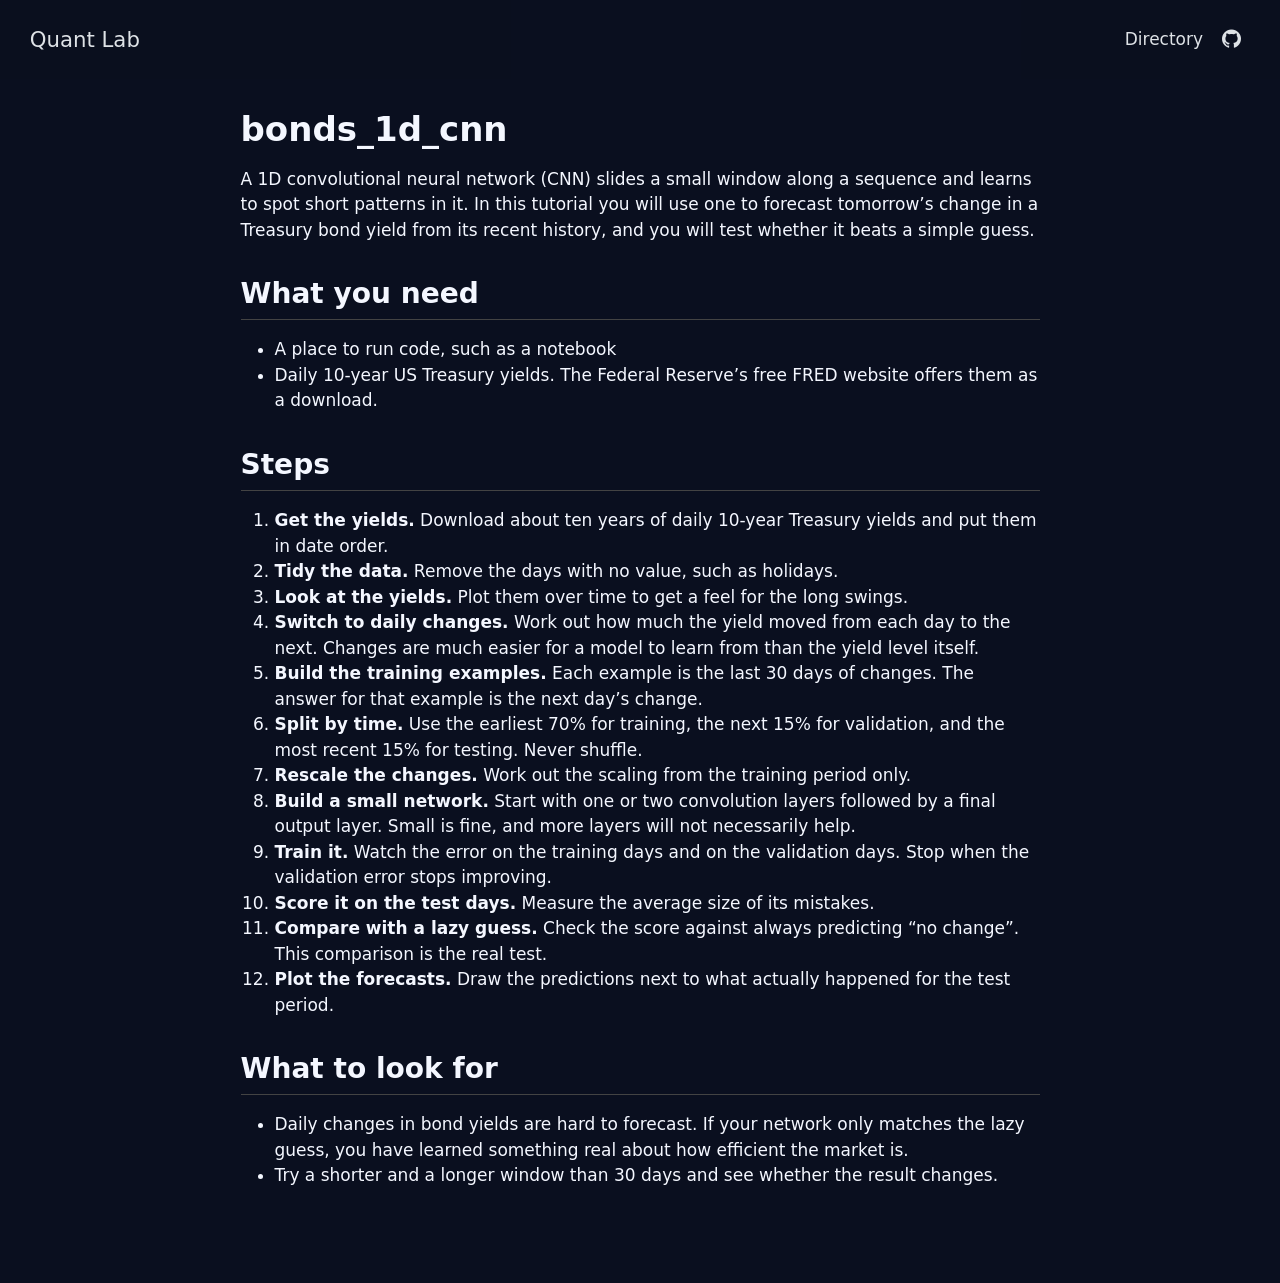
<file: projects/bonds_1d_cnn.html>
<!DOCTYPE html>
<html xmlns="http://www.w3.org/1999/xhtml" lang="en" xml:lang="en"><head>

<meta charset="utf-8">
<meta name="generator" content="quarto-1.11.9">

<meta name="viewport" content="width=device-width, initial-scale=1.0, user-scalable=yes">


<title>bonds_1d_cnn – Quant Lab</title>
<style>
/* Default styles provided by pandoc.
** See https://pandoc.org/MANUAL.html#variables-for-html for config info.
*/
span.smallcaps{font-variant: small-caps;}
div.columns{display: flex; gap: 1.5em;}
div.column{flex: auto;}
@media screen {
div.columns{gap: min(4vw, 1.5em);}
div.column{overflow-x: auto;}
}
div.hanging-indent{margin-left: 1.5em; text-indent: -1.5em;}
ul.task-list{list-style: none;}
ul.task-list li input[type="checkbox"] {
  width: 0.8em;
  margin: 0 0.8em 0.2em -1em; /* quarto-specific, see https://github.com/quarto-dev/quarto-cli/issues/4556 */ 
  vertical-align: middle;
}
</style>


<script src="../site_libs/quarto-nav/quarto-nav.js"></script>
<script src="../site_libs/quarto-nav/headroom.min.js"></script>
<script src="../site_libs/clipboard/clipboard.min.js"></script>
<script src="../site_libs/quarto-search/autocomplete.umd.js"></script>
<script src="../site_libs/quarto-search/fuse.min.js"></script>
<script src="../site_libs/quarto-search/quarto-search.js"></script>
<meta name="quarto:offset" content="../">
<script src="../site_libs/quarto-html/quarto.js" type="module"></script>
<script src="../site_libs/quarto-html/tabsets/tabsets.js" type="module"></script>
<script src="../site_libs/quarto-html/scrollable-regions/scrollable-regions.js" type="module"></script>
<script src="../site_libs/quarto-html/popper.min.js"></script>
<script src="../site_libs/quarto-html/tippy.umd.min.js"></script>
<script src="../site_libs/quarto-html/anchor.min.js"></script>
<link href="../site_libs/quarto-html/tippy.css" rel="stylesheet">
<link href="../site_libs/quarto-html/quarto-syntax-highlighting-dark-447e42e69aaa9833c0ba1b986f430b20.css" rel="stylesheet" id="quarto-text-highlighting-styles">
<script src="../site_libs/bootstrap/bootstrap.min.js"></script>
<link href="../site_libs/bootstrap/bootstrap-icons.css" rel="stylesheet">
<link href="../site_libs/bootstrap/bootstrap-0d0ea7cfce25db487583ad85cf6e38fb.min.css" rel="stylesheet" append-hash="true" id="quarto-bootstrap" data-mode="dark">
<script id="quarto-search-options" type="application/json">{
  "location": "navbar",
  "copy-button": false,
  "collapse-after": 3,
  "panel-placement": "end",
  "type": "overlay",
  "limit": 50,
  "keyboard-shortcut": [
    "f",
    "/",
    "s"
  ],
  "show-item-context": false,
  "language": {
    "search-no-results-text": "No results",
    "search-matching-documents-text": "matching documents",
    "search-copy-link-title": "Copy link to search",
    "search-hide-matches-text": "Hide additional matches",
    "search-more-match-text": "more match in this document",
    "search-more-matches-text": "more matches in this document",
    "search-clear-button-title": "Clear",
    "search-text-placeholder": "",
    "search-detached-cancel-button-title": "Cancel",
    "search-submit-button-title": "Submit",
    "search-label": "Search"
  }
}</script>


<link rel="stylesheet" href="../styles.css">
</head>

<body class="nav-fixed fullcontent quarto-light"><a id="quarto-skip-link" class="visually-hidden-focusable" href="#quarto-document-content">Skip to main content</a>

<div id="quarto-search-results"></div>
  <header id="quarto-header" class="headroom fixed-top">
    <nav class="navbar navbar-expand-lg " data-bs-theme="dark" aria-label="Site">
      <div class="navbar-container container-fluid">
      <div class="navbar-brand-container mx-auto">
    <a class="navbar-brand" href="../index.html">
    <span class="navbar-title">Quant Lab</span>
    </a>
  </div>
          <button class="navbar-toggler" type="button" data-bs-toggle="collapse" data-bs-target="#navbarCollapse" aria-controls="navbarCollapse" aria-expanded="false" aria-label="Toggle navigation" onclick="if (window.quartoToggleHeadroom) { window.quartoToggleHeadroom(); }">
  <span class="navbar-toggler-icon"></span>
</button>
          <div class="collapse navbar-collapse" id="navbarCollapse">
            <ul class="navbar-nav navbar-nav-scroll ms-auto">
  <li class="nav-item">
    <a class="nav-link" href="../directory.html"> 
<span class="menu-text">Directory</span></a>
  </li>  
  <li class="nav-item compact">
    <a class="nav-link" href="https://github.com/ojreece/quant-lab"> <i class="bi bi-github" role="img" aria-label="GitHub">
</i> 
<span class="menu-text"></span></a>
  </li>  
</ul>
          </div> <!-- /navcollapse -->
            <div class="quarto-navbar-tools">
</div>
      </div> <!-- /container-fluid -->
    </nav>
</header>
<!-- content -->
<div id="quarto-content" class="quarto-container page-columns page-rows-contents page-layout-article page-navbar">
<!-- sidebar -->
<!-- margin-sidebar -->
    
<!-- main -->
<main class="content" id="quarto-document-content" tabindex="-1">

<header id="title-block-header" class="quarto-title-block default">
<div class="quarto-title">
<h1 class="title">bonds_1d_cnn</h1>
</div>



<div class="quarto-title-meta">

    
  
    
  </div>
  


</header>


<p>A 1D convolutional neural network (CNN) slides a small window along a sequence and learns to spot short patterns in it. In this tutorial you will use one to forecast tomorrow’s change in a Treasury bond yield from its recent history, and you will test whether it beats a simple guess.</p>
<section id="what-you-need" class="level2">
<h2 class="anchored" data-anchor-id="what-you-need">What you need</h2>
<ul>
<li>A place to run code, such as a notebook</li>
<li>Daily 10-year US Treasury yields. The Federal Reserve’s free FRED website offers them as a download.</li>
</ul>
</section>
<section id="steps" class="level2">
<h2 class="anchored" data-anchor-id="steps">Steps</h2>
<ol type="1">
<li><strong>Get the yields.</strong> Download about ten years of daily 10-year Treasury yields and put them in date order.</li>
<li><strong>Tidy the data.</strong> Remove the days with no value, such as holidays.</li>
<li><strong>Look at the yields.</strong> Plot them over time to get a feel for the long swings.</li>
<li><strong>Switch to daily changes.</strong> Work out how much the yield moved from each day to the next. Changes are much easier for a model to learn from than the yield level itself.</li>
<li><strong>Build the training examples.</strong> Each example is the last 30 days of changes. The answer for that example is the next day’s change.</li>
<li><strong>Split by time.</strong> Use the earliest 70% for training, the next 15% for validation, and the most recent 15% for testing. Never shuffle.</li>
<li><strong>Rescale the changes.</strong> Work out the scaling from the training period only.</li>
<li><strong>Build a small network.</strong> Start with one or two convolution layers followed by a final output layer. Small is fine, and more layers will not necessarily help.</li>
<li><strong>Train it.</strong> Watch the error on the training days and on the validation days. Stop when the validation error stops improving.</li>
<li><strong>Score it on the test days.</strong> Measure the average size of its mistakes.</li>
<li><strong>Compare with a lazy guess.</strong> Check the score against always predicting “no change”. This comparison is the real test.</li>
<li><strong>Plot the forecasts.</strong> Draw the predictions next to what actually happened for the test period.</li>
</ol>
</section>
<section id="what-to-look-for" class="level2">
<h2 class="anchored" data-anchor-id="what-to-look-for">What to look for</h2>
<ul>
<li>Daily changes in bond yields are hard to forecast. If your network only matches the lazy guess, you have learned something real about how efficient the market is.</li>
<li>Try a shorter and a longer window than 30 days and see whether the result changes.</li>
</ul>


</section>

</main> <!-- /main -->
<script id="quarto-html-after-body" type="application/javascript">
  window.document.addEventListener("DOMContentLoaded", function (event) {
    const icon = "";
    const anchorJS = new window.AnchorJS();
    anchorJS.options = {
      placement: 'right',
      icon: icon
    };
    anchorJS.add('.anchored');
    const isCodeAnnotation = (el) => {
      for (const clz of el.classList) {
        if (clz.startsWith('code-annotation-')) {                     
          return true;
        }
      }
      return false;
    }
    const onCopySuccess = function(e) {
      // button target
      const button = e.trigger;
      // don't keep focus
      button.blur();
      // flash "checked"
      button.classList.add('code-copy-button-checked');
      var currentTitle = button.getAttribute("title");
      button.setAttribute("title", "Copied!");
      let tooltip;
      if (window.bootstrap) {
        button.setAttribute("data-bs-toggle", "tooltip");
        button.setAttribute("data-bs-placement", "left");
        button.setAttribute("data-bs-title", "Copied!");
        tooltip = new bootstrap.Tooltip(button, 
          { trigger: "manual", 
            customClass: "code-copy-button-tooltip",
            offset: [0, -8]});
        tooltip.show();    
      }
      setTimeout(function() {
        if (tooltip) {
          tooltip.hide();
          button.removeAttribute("data-bs-title");
          button.removeAttribute("data-bs-toggle");
          button.removeAttribute("data-bs-placement");
        }
        button.setAttribute("title", currentTitle);
        button.classList.remove('code-copy-button-checked');
      }, 1000);
      // clear code selection
      e.clearSelection();
    }
    const getTextToCopy = function(trigger) {
      const outerScaffold = trigger.parentElement.cloneNode(true);
      const codeEl = outerScaffold.querySelector('code');
      for (const childEl of codeEl.children) {
        if (isCodeAnnotation(childEl)) {
          childEl.remove();
        }
      }
      return codeEl.innerText;
    }
    const clipboard = new window.ClipboardJS('.code-copy-button:not([data-in-quarto-modal])', {
      text: getTextToCopy
    });
    clipboard.on('success', onCopySuccess);
    if (window.document.getElementById('quarto-embedded-source-code-modal')) {
      const clipboardModal = new window.ClipboardJS('.code-copy-button[data-in-quarto-modal]', {
        text: getTextToCopy,
        container: window.document.getElementById('quarto-embedded-source-code-modal')
      });
      clipboardModal.on('success', onCopySuccess);
    }
      var localhostRegex = new RegExp(/^(?:http|https):\/\/localhost\:?[0-9]*\//);
      var mailtoRegex = new RegExp(/^mailto:/);
        var filterRegex = new RegExp("https:\/\/ojreece\.github\.io\/quant-lab\/");
      var isInternal = (href) => {
          return filterRegex.test(href) || localhostRegex.test(href) || mailtoRegex.test(href);
      }
      // Inspect non-navigation links and adorn them if external
      window.quartoDecorateExternalLinks = function (root) {
     var links = (root || window.document).querySelectorAll('a[href]:not(.nav-link):not(.navbar-brand):not(.toc-action):not(.sidebar-link):not(.sidebar-item-toggle):not(.pagination-link):not(.no-external):not([aria-hidden]):not(.dropdown-item):not(.quarto-navigation-tool):not(.about-link)');
      for (var i=0; i<links.length; i++) {
        const link = links[i];
        if (!isInternal(link.href)) {
          // undo the damage that might have been done by quarto-nav.js in the case of
          // links that we want to consider external
          if (link.dataset.originalHref !== undefined) {
            link.href = link.dataset.originalHref;
          }
          if (!link.classList.contains('no-external-icon')) {
          }
        }
      }
      };
      window.quartoDecorateExternalLinks(window.document);
    // Esc closes the popup (WCAG 1.4.13) and focus leaving both trigger and
    // popup closes it (WCAG 2.4.11); tippy handles neither for interactive popups.
    const hideOnEscAndFocusOut = {
      name: 'hideOnEscAndFocusOut',
      defaultValue: true,
      fn(instance) {
        const dismiss = () => {
          // A show scheduled by the trigger delay would otherwise reopen it
          instance.clearDelayTimeouts();
          instance.hide();
        };
        const onKeyDown = (event) => {
          if (event.key !== 'Escape') {
            return;
          }
          // Keep Esc from also reaching page handlers (e.g. reveal.js overview),
          // except an open reveal.js slide menu, which Esc should close too.
          // The menu handles keys only when its keyboard option is on.
          const menuHandlesEsc = window.Reveal?.getPlugin?.('menu')?.isOpen() &&
            window.Reveal.getConfig().menu?.keyboard !== false;
          if (!menuHandlesEsc) {
            event.stopPropagation();
          }
          if (instance.popper.contains(window.document.activeElement)) {
            // Disabled while refocusing so the focus trigger does not reopen it
            instance.disable();
            instance.reference.focus();
            instance.enable();
          }
          dismiss();
        };
        const onFocusOut = (event) => {
          const target = event.relatedTarget;
          if (target && !instance.reference.contains(target) &&
              !instance.popper.contains(target)) {
            dismiss();
          }
        };
        // On the trigger too: a click trigger (code-annotations: select) has no
        // blur handling. Attached for the instance's lifetime so leaving the
        // trigger also cancels a show still pending on the trigger delay.
        instance.reference.addEventListener('focusout', onFocusOut);
        return {
          onShow() {
            window.document.addEventListener('keydown', onKeyDown, true);
            instance.popper.addEventListener('focusout', onFocusOut);
          },
          onHide() {
            window.document.removeEventListener('keydown', onKeyDown, true);
            instance.popper.removeEventListener('focusout', onFocusOut);
          },
          onDestroy() {
            instance.reference.removeEventListener('focusout', onFocusOut);
          },
        };
      },
    };
    function tippyHover(el, contentFn, onTriggerFn, onUntriggerFn) {
      const config = {
        allowHTML: true,
        maxWidth: 500,
        delay: 100,
        arrow: false,
        appendTo: function(el) {
            return el.parentElement;
        },
        interactive: true,
        interactiveBorder: 10,
        theme: 'quarto',
        placement: 'bottom-start',
        plugins: [hideOnEscAndFocusOut],
      };
      if (contentFn) {
        config.content = contentFn;
      }
      if (onTriggerFn) {
        config.onTrigger = onTriggerFn;
      }
      if (onUntriggerFn) {
        config.onUntrigger = onUntriggerFn;
      }
      window.tippy(el, config); 
    }
    const noterefs = window.document.querySelectorAll('a[role="doc-noteref"]');
    for (var i=0; i<noterefs.length; i++) {
      const ref = noterefs[i];
      tippyHover(ref, function() {
        // use id or data attribute instead here
        let href = ref.getAttribute('data-footnote-href') || ref.getAttribute('href');
        try { href = new URL(href).hash; } catch {}
        const id = href.replace(/^#\/?/, "");
        const note = window.document.getElementById(id);
        if (note) {
          return note.innerHTML;
        } else {
          return "";
        }
      });
    }
    const xrefs = window.document.querySelectorAll('a.quarto-xref');
    const processXRef = (id, note) => {
      // Strip column container classes
      const stripColumnClz = (el) => {
        el.classList.remove("page-full", "page-columns");
        if (el.children) {
          for (const child of el.children) {
            stripColumnClz(child);
          }
        }
      }
      stripColumnClz(note)
      if (id === null || id.startsWith('sec-')) {
        // Special case sections, only their first couple elements
        const container = document.createElement("div");
        if (note.children && note.children.length > 2) {
          container.appendChild(note.children[0].cloneNode(true));
          for (let i = 1; i < note.children.length; i++) {
            const child = note.children[i];
            if (child.tagName === "P" && child.innerText === "") {
              continue;
            } else {
              container.appendChild(child.cloneNode(true));
              break;
            }
          }
          if (window.Quarto?.typesetMath) {
            window.Quarto.typesetMath(container);
          }
          return container.innerHTML
        } else {
          if (window.Quarto?.typesetMath) {
            window.Quarto.typesetMath(note);
          }
          return note.innerHTML;
        }
      } else {
        // Remove any anchor links if they are present
        const anchorLink = note.querySelector('a.anchorjs-link');
        if (anchorLink) {
          anchorLink.remove();
        }
        if (window.Quarto?.typesetMath) {
          window.Quarto.typesetMath(note);
        }
        if (note.classList.contains("callout")) {
          return note.outerHTML;
        } else {
          return note.innerHTML;
        }
      }
    }
    for (var i=0; i<xrefs.length; i++) {
      const xref = xrefs[i];
      tippyHover(xref, undefined, function(instance) {
        instance.disable();
        let url = xref.getAttribute('href');
        let hash = undefined; 
        if (url.startsWith('#')) {
          hash = url;
        } else {
          try { hash = new URL(url).hash; } catch {}
        }
        if (hash) {
          const id = hash.replace(/^#\/?/, "");
          const note = window.document.getElementById(id);
          if (note !== null) {
            try {
              const html = processXRef(id, note.cloneNode(true));
              instance.setContent(html);
            } finally {
              instance.enable();
              instance.show();
            }
          } else {
            // See if we can fetch this
            fetch(url.split('#')[0])
            .then(res => res.text())
            .then(html => {
              const parser = new DOMParser();
              const htmlDoc = parser.parseFromString(html, "text/html");
              const note = htmlDoc.getElementById(id);
              if (note !== null) {
                const html = processXRef(id, note);
                instance.setContent(html);
              } 
            }).finally(() => {
              instance.enable();
              instance.show();
            });
          }
        } else {
          // See if we can fetch a full url (with no hash to target)
          // This is a special case and we should probably do some content thinning / targeting
          fetch(url)
          .then(res => res.text())
          .then(html => {
            const parser = new DOMParser();
            const htmlDoc = parser.parseFromString(html, "text/html");
            const note = htmlDoc.querySelector('main.content');
            if (note !== null) {
              // This should only happen for chapter cross references
              // (since there is no id in the URL)
              // remove the first header
              if (note.children.length > 0 && note.children[0].tagName === "HEADER") {
                note.children[0].remove();
              }
              const html = processXRef(null, note);
              instance.setContent(html);
            } 
          }).finally(() => {
            instance.enable();
            instance.show();
          });
        }
      }, function(instance) {
      });
    }
        let selectedAnnoteEl;
        const selectorForAnnotation = ( cell, annotation) => {
          let cellAttr = 'data-code-cell="' + cell + '"';
          let lineAttr = 'data-code-annotation="' +  annotation + '"';
          const selector = 'span[' + cellAttr + '][' + lineAttr + ']';
          return selector;
        }
        const selectCodeLines = (annoteEl) => {
          const doc = window.document;
          const targetCell = annoteEl.getAttribute("data-target-cell");
          const targetAnnotation = annoteEl.getAttribute("data-target-annotation");
          const annoteSpan = window.document.querySelector(selectorForAnnotation(targetCell, targetAnnotation));
          const lines = annoteSpan.getAttribute("data-code-lines").split(",");
          const lineIds = lines.map((line) => {
            return targetCell + "-" + line;
          })
          // Each band is positioned against its own containing block, which is
          // not the offsetParent of the lines, so place it from client rects.
          const placeBand = (band, firstEl, lastEl, codeBlock) => {
            const container = band.offsetParent;
            if (container === null) {
              return;
            }
            const containerRect = container.getBoundingClientRect();
            // Reveal.js scales slides with a transform, so convert client
            // pixels back to the CSS pixels of the container.
            const scale = containerRect.height / container.offsetHeight || 1;
            const firstRect = firstEl.getBoundingClientRect();
            const lastRect = lastEl.getBoundingClientRect();
            const top = (firstRect.top - containerRect.top) / scale - container.clientTop + container.scrollTop;
            const height = (lastRect.bottom - firstRect.top) / scale;
            band.style.top = top - 2 + "px";
            band.style.height = height + 4 + "px";
            if (codeBlock) {
              // Without the copy button wrapper, the containing block is wider
              // than the code block, so span the code block explicitly.
              const blockRect = codeBlock.getBoundingClientRect();
              band.style.left = (blockRect.left - containerRect.left) / scale - container.clientLeft + container.scrollLeft + "px";
              band.style.width = blockRect.width / scale + "px";
            }
          };
          if (lineIds.length > 0) {
            const el = window.document.getElementById(lineIds[0]);
            const lastEl = window.document.getElementById(lineIds[lineIds.length - 1]);
            const parent = el.parentElement.parentElement;
            // cook up a div (if necessary) and position it
            let div = window.document.getElementById("code-annotation-line-highlight");
            if (div === null) {
              div = window.document.createElement("div");
              div.setAttribute("id", "code-annotation-line-highlight");
              div.style.position = 'absolute';
              parent.appendChild(div);
            }
            placeBand(div, el, lastEl, parent.closest("div.sourceCode") || parent);
            let gutterDiv = window.document.getElementById("code-annotation-line-highlight-gutter");
            if (gutterDiv === null) {
              gutterDiv = window.document.createElement("div");
              gutterDiv.setAttribute("id", "code-annotation-line-highlight-gutter");
              gutterDiv.style.position = 'absolute';
              const codeCell = window.document.getElementById(targetCell);
              const gutter = codeCell.querySelector('.code-annotation-gutter');
              gutter.appendChild(gutterDiv);
            }
            placeBand(gutterDiv, el, lastEl);
            selectedAnnoteEl = annoteEl;
          }
        };
        const unselectCodeLines = () => {
          const elementsIds = ["code-annotation-line-highlight", "code-annotation-line-highlight-gutter"];
          elementsIds.forEach((elId) => {
            const div = window.document.getElementById(elId);
            if (div) {
              div.remove();
            }
          });
          selectedAnnoteEl = undefined;
        };
          // Handle positioning of the toggle
      window.addEventListener(
        "resize",
        throttle(() => {
          elRect = undefined;
          if (selectedAnnoteEl) {
            selectCodeLines(selectedAnnoteEl);
          }
        }, 10)
      );
      function throttle(fn, ms) {
      let throttle = false;
      let timer;
        return (...args) => {
          if(!throttle) { // first call gets through
              fn.apply(this, args);
              throttle = true;
          } else { // all the others get throttled
              if(timer) clearTimeout(timer); // cancel #2
              timer = setTimeout(() => {
                fn.apply(this, args);
                timer = throttle = false;
              }, ms);
          }
        };
      }
        // Attach click handler to the DT
        const annoteDls = window.document.querySelectorAll('dt[data-target-cell]');
        for (const annoteDlNode of annoteDls) {
          annoteDlNode.addEventListener('click', (event) => {
            const clickedEl = event.target;
            if (clickedEl !== selectedAnnoteEl) {
              unselectCodeLines();
              const activeEl = window.document.querySelector('dt[data-target-cell].code-annotation-active');
              if (activeEl) {
                activeEl.classList.remove('code-annotation-active');
              }
              selectCodeLines(clickedEl);
              clickedEl.classList.add('code-annotation-active');
            } else {
              // Unselect the line
              unselectCodeLines();
              clickedEl.classList.remove('code-annotation-active');
            }
          });
        }
    const findCites = (el) => {
      const parentEl = el.parentElement;
      if (parentEl) {
        const cites = parentEl.dataset.cites;
        if (cites) {
          return {
            el,
            cites: cites.split(' ')
          };
        } else {
          return findCites(el.parentElement)
        }
      } else {
        return undefined;
      }
    };
    var bibliorefs = window.document.querySelectorAll('a[role="doc-biblioref"]');
    for (var i=0; i<bibliorefs.length; i++) {
      const ref = bibliorefs[i];
      const citeInfo = findCites(ref);
      if (citeInfo) {
        tippyHover(citeInfo.el, function() {
          var popup = window.document.createElement('div');
          citeInfo.cites.forEach(function(cite) {
            var citeDiv = window.document.createElement('div');
            citeDiv.classList.add('hanging-indent');
            citeDiv.classList.add('csl-entry');
            var biblioDiv = window.document.getElementById('ref-' + cite);
            if (biblioDiv) {
              citeDiv.innerHTML = biblioDiv.innerHTML;
            }
            popup.appendChild(citeDiv);
          });
          return popup.innerHTML;
        });
      }
    }
  });
  </script>
  <script type="application/javascript">
  window.quartoScrollableRegionsLabels = {"code":"Scrollable code","output":"Scrollable output"};
  </script>
</div> <!-- /content -->




</body></html>
</file>
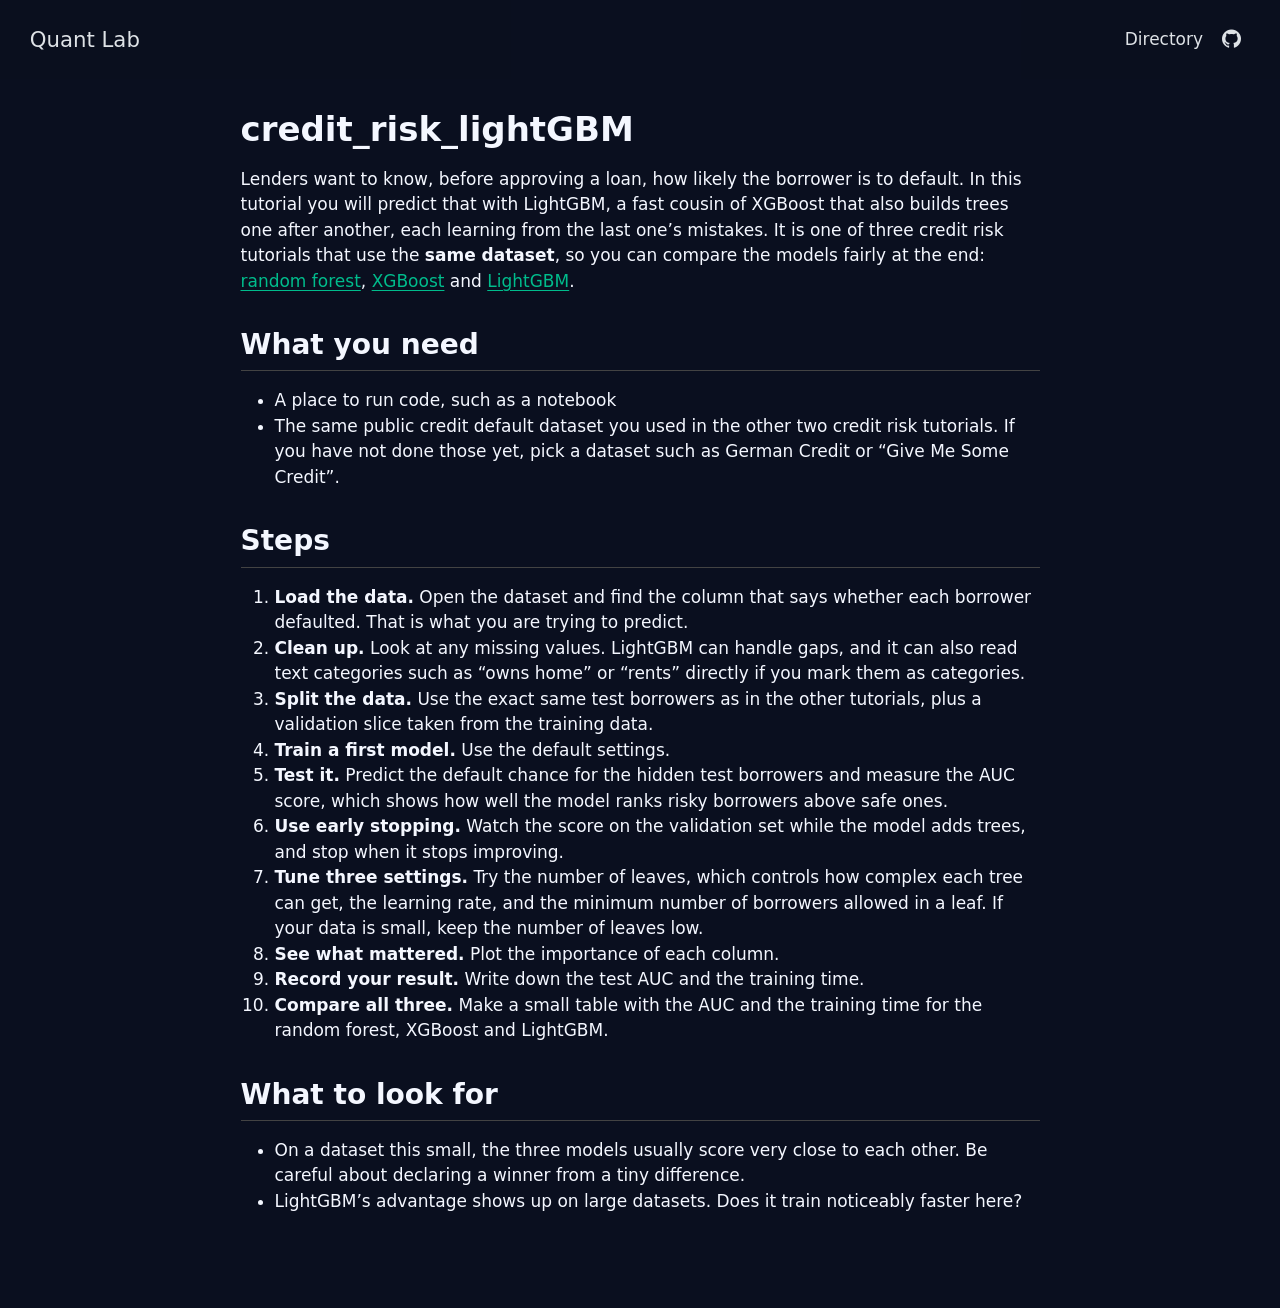
<file: projects/credit_risk_lightGBM.html>
<!DOCTYPE html>
<html xmlns="http://www.w3.org/1999/xhtml" lang="en" xml:lang="en"><head>

<meta charset="utf-8">
<meta name="generator" content="quarto-1.11.9">

<meta name="viewport" content="width=device-width, initial-scale=1.0, user-scalable=yes">


<title>credit_risk_lightGBM – Quant Lab</title>
<style>
/* Default styles provided by pandoc.
** See https://pandoc.org/MANUAL.html#variables-for-html for config info.
*/
span.smallcaps{font-variant: small-caps;}
div.columns{display: flex; gap: 1.5em;}
div.column{flex: auto;}
@media screen {
div.columns{gap: min(4vw, 1.5em);}
div.column{overflow-x: auto;}
}
div.hanging-indent{margin-left: 1.5em; text-indent: -1.5em;}
ul.task-list{list-style: none;}
ul.task-list li input[type="checkbox"] {
  width: 0.8em;
  margin: 0 0.8em 0.2em -1em; /* quarto-specific, see https://github.com/quarto-dev/quarto-cli/issues/4556 */ 
  vertical-align: middle;
}
</style>


<script src="../site_libs/quarto-nav/quarto-nav.js"></script>
<script src="../site_libs/quarto-nav/headroom.min.js"></script>
<script src="../site_libs/clipboard/clipboard.min.js"></script>
<script src="../site_libs/quarto-search/autocomplete.umd.js"></script>
<script src="../site_libs/quarto-search/fuse.min.js"></script>
<script src="../site_libs/quarto-search/quarto-search.js"></script>
<meta name="quarto:offset" content="../">
<script src="../site_libs/quarto-html/quarto.js" type="module"></script>
<script src="../site_libs/quarto-html/tabsets/tabsets.js" type="module"></script>
<script src="../site_libs/quarto-html/scrollable-regions/scrollable-regions.js" type="module"></script>
<script src="../site_libs/quarto-html/popper.min.js"></script>
<script src="../site_libs/quarto-html/tippy.umd.min.js"></script>
<script src="../site_libs/quarto-html/anchor.min.js"></script>
<link href="../site_libs/quarto-html/tippy.css" rel="stylesheet">
<link href="../site_libs/quarto-html/quarto-syntax-highlighting-dark-447e42e69aaa9833c0ba1b986f430b20.css" rel="stylesheet" id="quarto-text-highlighting-styles">
<script src="../site_libs/bootstrap/bootstrap.min.js"></script>
<link href="../site_libs/bootstrap/bootstrap-icons.css" rel="stylesheet">
<link href="../site_libs/bootstrap/bootstrap-0d0ea7cfce25db487583ad85cf6e38fb.min.css" rel="stylesheet" append-hash="true" id="quarto-bootstrap" data-mode="dark">
<script id="quarto-search-options" type="application/json">{
  "location": "navbar",
  "copy-button": false,
  "collapse-after": 3,
  "panel-placement": "end",
  "type": "overlay",
  "limit": 50,
  "keyboard-shortcut": [
    "f",
    "/",
    "s"
  ],
  "show-item-context": false,
  "language": {
    "search-no-results-text": "No results",
    "search-matching-documents-text": "matching documents",
    "search-copy-link-title": "Copy link to search",
    "search-hide-matches-text": "Hide additional matches",
    "search-more-match-text": "more match in this document",
    "search-more-matches-text": "more matches in this document",
    "search-clear-button-title": "Clear",
    "search-text-placeholder": "",
    "search-detached-cancel-button-title": "Cancel",
    "search-submit-button-title": "Submit",
    "search-label": "Search"
  }
}</script>


<link rel="stylesheet" href="../styles.css">
</head>

<body class="nav-fixed fullcontent quarto-light"><a id="quarto-skip-link" class="visually-hidden-focusable" href="#quarto-document-content">Skip to main content</a>

<div id="quarto-search-results"></div>
  <header id="quarto-header" class="headroom fixed-top">
    <nav class="navbar navbar-expand-lg " data-bs-theme="dark" aria-label="Site">
      <div class="navbar-container container-fluid">
      <div class="navbar-brand-container mx-auto">
    <a class="navbar-brand" href="../index.html">
    <span class="navbar-title">Quant Lab</span>
    </a>
  </div>
          <button class="navbar-toggler" type="button" data-bs-toggle="collapse" data-bs-target="#navbarCollapse" aria-controls="navbarCollapse" aria-expanded="false" aria-label="Toggle navigation" onclick="if (window.quartoToggleHeadroom) { window.quartoToggleHeadroom(); }">
  <span class="navbar-toggler-icon"></span>
</button>
          <div class="collapse navbar-collapse" id="navbarCollapse">
            <ul class="navbar-nav navbar-nav-scroll ms-auto">
  <li class="nav-item">
    <a class="nav-link" href="../directory.html"> 
<span class="menu-text">Directory</span></a>
  </li>  
  <li class="nav-item compact">
    <a class="nav-link" href="https://github.com/ojreece/quant-lab"> <i class="bi bi-github" role="img" aria-label="GitHub">
</i> 
<span class="menu-text"></span></a>
  </li>  
</ul>
          </div> <!-- /navcollapse -->
            <div class="quarto-navbar-tools">
</div>
      </div> <!-- /container-fluid -->
    </nav>
</header>
<!-- content -->
<div id="quarto-content" class="quarto-container page-columns page-rows-contents page-layout-article page-navbar">
<!-- sidebar -->
<!-- margin-sidebar -->
    
<!-- main -->
<main class="content" id="quarto-document-content" tabindex="-1">

<header id="title-block-header" class="quarto-title-block default">
<div class="quarto-title">
<h1 class="title">credit_risk_lightGBM</h1>
</div>



<div class="quarto-title-meta">

    
  
    
  </div>
  


</header>


<p>Lenders want to know, before approving a loan, how likely the borrower is to default. In this tutorial you will predict that with LightGBM, a fast cousin of XGBoost that also builds trees one after another, each learning from the last one’s mistakes. It is one of three credit risk tutorials that use the <strong>same dataset</strong>, so you can compare the models fairly at the end: <a href="../projects/credit_risk_random_forest.html">random forest</a>, <a href="../projects/credit_risk_xgboost.html">XGBoost</a> and <a href="../projects/credit_risk_lightGBM.html">LightGBM</a>.</p>
<section id="what-you-need" class="level2">
<h2 class="anchored" data-anchor-id="what-you-need">What you need</h2>
<ul>
<li>A place to run code, such as a notebook</li>
<li>The same public credit default dataset you used in the other two credit risk tutorials. If you have not done those yet, pick a dataset such as German Credit or “Give Me Some Credit”.</li>
</ul>
</section>
<section id="steps" class="level2">
<h2 class="anchored" data-anchor-id="steps">Steps</h2>
<ol type="1">
<li><strong>Load the data.</strong> Open the dataset and find the column that says whether each borrower defaulted. That is what you are trying to predict.</li>
<li><strong>Clean up.</strong> Look at any missing values. LightGBM can handle gaps, and it can also read text categories such as “owns home” or “rents” directly if you mark them as categories.</li>
<li><strong>Split the data.</strong> Use the exact same test borrowers as in the other tutorials, plus a validation slice taken from the training data.</li>
<li><strong>Train a first model.</strong> Use the default settings.</li>
<li><strong>Test it.</strong> Predict the default chance for the hidden test borrowers and measure the AUC score, which shows how well the model ranks risky borrowers above safe ones.</li>
<li><strong>Use early stopping.</strong> Watch the score on the validation set while the model adds trees, and stop when it stops improving.</li>
<li><strong>Tune three settings.</strong> Try the number of leaves, which controls how complex each tree can get, the learning rate, and the minimum number of borrowers allowed in a leaf. If your data is small, keep the number of leaves low.</li>
<li><strong>See what mattered.</strong> Plot the importance of each column.</li>
<li><strong>Record your result.</strong> Write down the test AUC and the training time.</li>
<li><strong>Compare all three.</strong> Make a small table with the AUC and the training time for the random forest, XGBoost and LightGBM.</li>
</ol>
</section>
<section id="what-to-look-for" class="level2">
<h2 class="anchored" data-anchor-id="what-to-look-for">What to look for</h2>
<ul>
<li>On a dataset this small, the three models usually score very close to each other. Be careful about declaring a winner from a tiny difference.</li>
<li>LightGBM’s advantage shows up on large datasets. Does it train noticeably faster here?</li>
</ul>


</section>

</main> <!-- /main -->
<script id="quarto-html-after-body" type="application/javascript">
  window.document.addEventListener("DOMContentLoaded", function (event) {
    const icon = "";
    const anchorJS = new window.AnchorJS();
    anchorJS.options = {
      placement: 'right',
      icon: icon
    };
    anchorJS.add('.anchored');
    const isCodeAnnotation = (el) => {
      for (const clz of el.classList) {
        if (clz.startsWith('code-annotation-')) {                     
          return true;
        }
      }
      return false;
    }
    const onCopySuccess = function(e) {
      // button target
      const button = e.trigger;
      // don't keep focus
      button.blur();
      // flash "checked"
      button.classList.add('code-copy-button-checked');
      var currentTitle = button.getAttribute("title");
      button.setAttribute("title", "Copied!");
      let tooltip;
      if (window.bootstrap) {
        button.setAttribute("data-bs-toggle", "tooltip");
        button.setAttribute("data-bs-placement", "left");
        button.setAttribute("data-bs-title", "Copied!");
        tooltip = new bootstrap.Tooltip(button, 
          { trigger: "manual", 
            customClass: "code-copy-button-tooltip",
            offset: [0, -8]});
        tooltip.show();    
      }
      setTimeout(function() {
        if (tooltip) {
          tooltip.hide();
          button.removeAttribute("data-bs-title");
          button.removeAttribute("data-bs-toggle");
          button.removeAttribute("data-bs-placement");
        }
        button.setAttribute("title", currentTitle);
        button.classList.remove('code-copy-button-checked');
      }, 1000);
      // clear code selection
      e.clearSelection();
    }
    const getTextToCopy = function(trigger) {
      const outerScaffold = trigger.parentElement.cloneNode(true);
      const codeEl = outerScaffold.querySelector('code');
      for (const childEl of codeEl.children) {
        if (isCodeAnnotation(childEl)) {
          childEl.remove();
        }
      }
      return codeEl.innerText;
    }
    const clipboard = new window.ClipboardJS('.code-copy-button:not([data-in-quarto-modal])', {
      text: getTextToCopy
    });
    clipboard.on('success', onCopySuccess);
    if (window.document.getElementById('quarto-embedded-source-code-modal')) {
      const clipboardModal = new window.ClipboardJS('.code-copy-button[data-in-quarto-modal]', {
        text: getTextToCopy,
        container: window.document.getElementById('quarto-embedded-source-code-modal')
      });
      clipboardModal.on('success', onCopySuccess);
    }
      var localhostRegex = new RegExp(/^(?:http|https):\/\/localhost\:?[0-9]*\//);
      var mailtoRegex = new RegExp(/^mailto:/);
        var filterRegex = new RegExp("https:\/\/ojreece\.github\.io\/quant-lab\/");
      var isInternal = (href) => {
          return filterRegex.test(href) || localhostRegex.test(href) || mailtoRegex.test(href);
      }
      // Inspect non-navigation links and adorn them if external
      window.quartoDecorateExternalLinks = function (root) {
     var links = (root || window.document).querySelectorAll('a[href]:not(.nav-link):not(.navbar-brand):not(.toc-action):not(.sidebar-link):not(.sidebar-item-toggle):not(.pagination-link):not(.no-external):not([aria-hidden]):not(.dropdown-item):not(.quarto-navigation-tool):not(.about-link)');
      for (var i=0; i<links.length; i++) {
        const link = links[i];
        if (!isInternal(link.href)) {
          // undo the damage that might have been done by quarto-nav.js in the case of
          // links that we want to consider external
          if (link.dataset.originalHref !== undefined) {
            link.href = link.dataset.originalHref;
          }
          if (!link.classList.contains('no-external-icon')) {
          }
        }
      }
      };
      window.quartoDecorateExternalLinks(window.document);
    // Esc closes the popup (WCAG 1.4.13) and focus leaving both trigger and
    // popup closes it (WCAG 2.4.11); tippy handles neither for interactive popups.
    const hideOnEscAndFocusOut = {
      name: 'hideOnEscAndFocusOut',
      defaultValue: true,
      fn(instance) {
        const dismiss = () => {
          // A show scheduled by the trigger delay would otherwise reopen it
          instance.clearDelayTimeouts();
          instance.hide();
        };
        const onKeyDown = (event) => {
          if (event.key !== 'Escape') {
            return;
          }
          // Keep Esc from also reaching page handlers (e.g. reveal.js overview),
          // except an open reveal.js slide menu, which Esc should close too.
          // The menu handles keys only when its keyboard option is on.
          const menuHandlesEsc = window.Reveal?.getPlugin?.('menu')?.isOpen() &&
            window.Reveal.getConfig().menu?.keyboard !== false;
          if (!menuHandlesEsc) {
            event.stopPropagation();
          }
          if (instance.popper.contains(window.document.activeElement)) {
            // Disabled while refocusing so the focus trigger does not reopen it
            instance.disable();
            instance.reference.focus();
            instance.enable();
          }
          dismiss();
        };
        const onFocusOut = (event) => {
          const target = event.relatedTarget;
          if (target && !instance.reference.contains(target) &&
              !instance.popper.contains(target)) {
            dismiss();
          }
        };
        // On the trigger too: a click trigger (code-annotations: select) has no
        // blur handling. Attached for the instance's lifetime so leaving the
        // trigger also cancels a show still pending on the trigger delay.
        instance.reference.addEventListener('focusout', onFocusOut);
        return {
          onShow() {
            window.document.addEventListener('keydown', onKeyDown, true);
            instance.popper.addEventListener('focusout', onFocusOut);
          },
          onHide() {
            window.document.removeEventListener('keydown', onKeyDown, true);
            instance.popper.removeEventListener('focusout', onFocusOut);
          },
          onDestroy() {
            instance.reference.removeEventListener('focusout', onFocusOut);
          },
        };
      },
    };
    function tippyHover(el, contentFn, onTriggerFn, onUntriggerFn) {
      const config = {
        allowHTML: true,
        maxWidth: 500,
        delay: 100,
        arrow: false,
        appendTo: function(el) {
            return el.parentElement;
        },
        interactive: true,
        interactiveBorder: 10,
        theme: 'quarto',
        placement: 'bottom-start',
        plugins: [hideOnEscAndFocusOut],
      };
      if (contentFn) {
        config.content = contentFn;
      }
      if (onTriggerFn) {
        config.onTrigger = onTriggerFn;
      }
      if (onUntriggerFn) {
        config.onUntrigger = onUntriggerFn;
      }
      window.tippy(el, config); 
    }
    const noterefs = window.document.querySelectorAll('a[role="doc-noteref"]');
    for (var i=0; i<noterefs.length; i++) {
      const ref = noterefs[i];
      tippyHover(ref, function() {
        // use id or data attribute instead here
        let href = ref.getAttribute('data-footnote-href') || ref.getAttribute('href');
        try { href = new URL(href).hash; } catch {}
        const id = href.replace(/^#\/?/, "");
        const note = window.document.getElementById(id);
        if (note) {
          return note.innerHTML;
        } else {
          return "";
        }
      });
    }
    const xrefs = window.document.querySelectorAll('a.quarto-xref');
    const processXRef = (id, note) => {
      // Strip column container classes
      const stripColumnClz = (el) => {
        el.classList.remove("page-full", "page-columns");
        if (el.children) {
          for (const child of el.children) {
            stripColumnClz(child);
          }
        }
      }
      stripColumnClz(note)
      if (id === null || id.startsWith('sec-')) {
        // Special case sections, only their first couple elements
        const container = document.createElement("div");
        if (note.children && note.children.length > 2) {
          container.appendChild(note.children[0].cloneNode(true));
          for (let i = 1; i < note.children.length; i++) {
            const child = note.children[i];
            if (child.tagName === "P" && child.innerText === "") {
              continue;
            } else {
              container.appendChild(child.cloneNode(true));
              break;
            }
          }
          if (window.Quarto?.typesetMath) {
            window.Quarto.typesetMath(container);
          }
          return container.innerHTML
        } else {
          if (window.Quarto?.typesetMath) {
            window.Quarto.typesetMath(note);
          }
          return note.innerHTML;
        }
      } else {
        // Remove any anchor links if they are present
        const anchorLink = note.querySelector('a.anchorjs-link');
        if (anchorLink) {
          anchorLink.remove();
        }
        if (window.Quarto?.typesetMath) {
          window.Quarto.typesetMath(note);
        }
        if (note.classList.contains("callout")) {
          return note.outerHTML;
        } else {
          return note.innerHTML;
        }
      }
    }
    for (var i=0; i<xrefs.length; i++) {
      const xref = xrefs[i];
      tippyHover(xref, undefined, function(instance) {
        instance.disable();
        let url = xref.getAttribute('href');
        let hash = undefined; 
        if (url.startsWith('#')) {
          hash = url;
        } else {
          try { hash = new URL(url).hash; } catch {}
        }
        if (hash) {
          const id = hash.replace(/^#\/?/, "");
          const note = window.document.getElementById(id);
          if (note !== null) {
            try {
              const html = processXRef(id, note.cloneNode(true));
              instance.setContent(html);
            } finally {
              instance.enable();
              instance.show();
            }
          } else {
            // See if we can fetch this
            fetch(url.split('#')[0])
            .then(res => res.text())
            .then(html => {
              const parser = new DOMParser();
              const htmlDoc = parser.parseFromString(html, "text/html");
              const note = htmlDoc.getElementById(id);
              if (note !== null) {
                const html = processXRef(id, note);
                instance.setContent(html);
              } 
            }).finally(() => {
              instance.enable();
              instance.show();
            });
          }
        } else {
          // See if we can fetch a full url (with no hash to target)
          // This is a special case and we should probably do some content thinning / targeting
          fetch(url)
          .then(res => res.text())
          .then(html => {
            const parser = new DOMParser();
            const htmlDoc = parser.parseFromString(html, "text/html");
            const note = htmlDoc.querySelector('main.content');
            if (note !== null) {
              // This should only happen for chapter cross references
              // (since there is no id in the URL)
              // remove the first header
              if (note.children.length > 0 && note.children[0].tagName === "HEADER") {
                note.children[0].remove();
              }
              const html = processXRef(null, note);
              instance.setContent(html);
            } 
          }).finally(() => {
            instance.enable();
            instance.show();
          });
        }
      }, function(instance) {
      });
    }
        let selectedAnnoteEl;
        const selectorForAnnotation = ( cell, annotation) => {
          let cellAttr = 'data-code-cell="' + cell + '"';
          let lineAttr = 'data-code-annotation="' +  annotation + '"';
          const selector = 'span[' + cellAttr + '][' + lineAttr + ']';
          return selector;
        }
        const selectCodeLines = (annoteEl) => {
          const doc = window.document;
          const targetCell = annoteEl.getAttribute("data-target-cell");
          const targetAnnotation = annoteEl.getAttribute("data-target-annotation");
          const annoteSpan = window.document.querySelector(selectorForAnnotation(targetCell, targetAnnotation));
          const lines = annoteSpan.getAttribute("data-code-lines").split(",");
          const lineIds = lines.map((line) => {
            return targetCell + "-" + line;
          })
          // Each band is positioned against its own containing block, which is
          // not the offsetParent of the lines, so place it from client rects.
          const placeBand = (band, firstEl, lastEl, codeBlock) => {
            const container = band.offsetParent;
            if (container === null) {
              return;
            }
            const containerRect = container.getBoundingClientRect();
            // Reveal.js scales slides with a transform, so convert client
            // pixels back to the CSS pixels of the container.
            const scale = containerRect.height / container.offsetHeight || 1;
            const firstRect = firstEl.getBoundingClientRect();
            const lastRect = lastEl.getBoundingClientRect();
            const top = (firstRect.top - containerRect.top) / scale - container.clientTop + container.scrollTop;
            const height = (lastRect.bottom - firstRect.top) / scale;
            band.style.top = top - 2 + "px";
            band.style.height = height + 4 + "px";
            if (codeBlock) {
              // Without the copy button wrapper, the containing block is wider
              // than the code block, so span the code block explicitly.
              const blockRect = codeBlock.getBoundingClientRect();
              band.style.left = (blockRect.left - containerRect.left) / scale - container.clientLeft + container.scrollLeft + "px";
              band.style.width = blockRect.width / scale + "px";
            }
          };
          if (lineIds.length > 0) {
            const el = window.document.getElementById(lineIds[0]);
            const lastEl = window.document.getElementById(lineIds[lineIds.length - 1]);
            const parent = el.parentElement.parentElement;
            // cook up a div (if necessary) and position it
            let div = window.document.getElementById("code-annotation-line-highlight");
            if (div === null) {
              div = window.document.createElement("div");
              div.setAttribute("id", "code-annotation-line-highlight");
              div.style.position = 'absolute';
              parent.appendChild(div);
            }
            placeBand(div, el, lastEl, parent.closest("div.sourceCode") || parent);
            let gutterDiv = window.document.getElementById("code-annotation-line-highlight-gutter");
            if (gutterDiv === null) {
              gutterDiv = window.document.createElement("div");
              gutterDiv.setAttribute("id", "code-annotation-line-highlight-gutter");
              gutterDiv.style.position = 'absolute';
              const codeCell = window.document.getElementById(targetCell);
              const gutter = codeCell.querySelector('.code-annotation-gutter');
              gutter.appendChild(gutterDiv);
            }
            placeBand(gutterDiv, el, lastEl);
            selectedAnnoteEl = annoteEl;
          }
        };
        const unselectCodeLines = () => {
          const elementsIds = ["code-annotation-line-highlight", "code-annotation-line-highlight-gutter"];
          elementsIds.forEach((elId) => {
            const div = window.document.getElementById(elId);
            if (div) {
              div.remove();
            }
          });
          selectedAnnoteEl = undefined;
        };
          // Handle positioning of the toggle
      window.addEventListener(
        "resize",
        throttle(() => {
          elRect = undefined;
          if (selectedAnnoteEl) {
            selectCodeLines(selectedAnnoteEl);
          }
        }, 10)
      );
      function throttle(fn, ms) {
      let throttle = false;
      let timer;
        return (...args) => {
          if(!throttle) { // first call gets through
              fn.apply(this, args);
              throttle = true;
          } else { // all the others get throttled
              if(timer) clearTimeout(timer); // cancel #2
              timer = setTimeout(() => {
                fn.apply(this, args);
                timer = throttle = false;
              }, ms);
          }
        };
      }
        // Attach click handler to the DT
        const annoteDls = window.document.querySelectorAll('dt[data-target-cell]');
        for (const annoteDlNode of annoteDls) {
          annoteDlNode.addEventListener('click', (event) => {
            const clickedEl = event.target;
            if (clickedEl !== selectedAnnoteEl) {
              unselectCodeLines();
              const activeEl = window.document.querySelector('dt[data-target-cell].code-annotation-active');
              if (activeEl) {
                activeEl.classList.remove('code-annotation-active');
              }
              selectCodeLines(clickedEl);
              clickedEl.classList.add('code-annotation-active');
            } else {
              // Unselect the line
              unselectCodeLines();
              clickedEl.classList.remove('code-annotation-active');
            }
          });
        }
    const findCites = (el) => {
      const parentEl = el.parentElement;
      if (parentEl) {
        const cites = parentEl.dataset.cites;
        if (cites) {
          return {
            el,
            cites: cites.split(' ')
          };
        } else {
          return findCites(el.parentElement)
        }
      } else {
        return undefined;
      }
    };
    var bibliorefs = window.document.querySelectorAll('a[role="doc-biblioref"]');
    for (var i=0; i<bibliorefs.length; i++) {
      const ref = bibliorefs[i];
      const citeInfo = findCites(ref);
      if (citeInfo) {
        tippyHover(citeInfo.el, function() {
          var popup = window.document.createElement('div');
          citeInfo.cites.forEach(function(cite) {
            var citeDiv = window.document.createElement('div');
            citeDiv.classList.add('hanging-indent');
            citeDiv.classList.add('csl-entry');
            var biblioDiv = window.document.getElementById('ref-' + cite);
            if (biblioDiv) {
              citeDiv.innerHTML = biblioDiv.innerHTML;
            }
            popup.appendChild(citeDiv);
          });
          return popup.innerHTML;
        });
      }
    }
  });
  </script>
  <script type="application/javascript">
  window.quartoScrollableRegionsLabels = {"code":"Scrollable code","output":"Scrollable output"};
  </script>
</div> <!-- /content -->




</body></html>
</file>
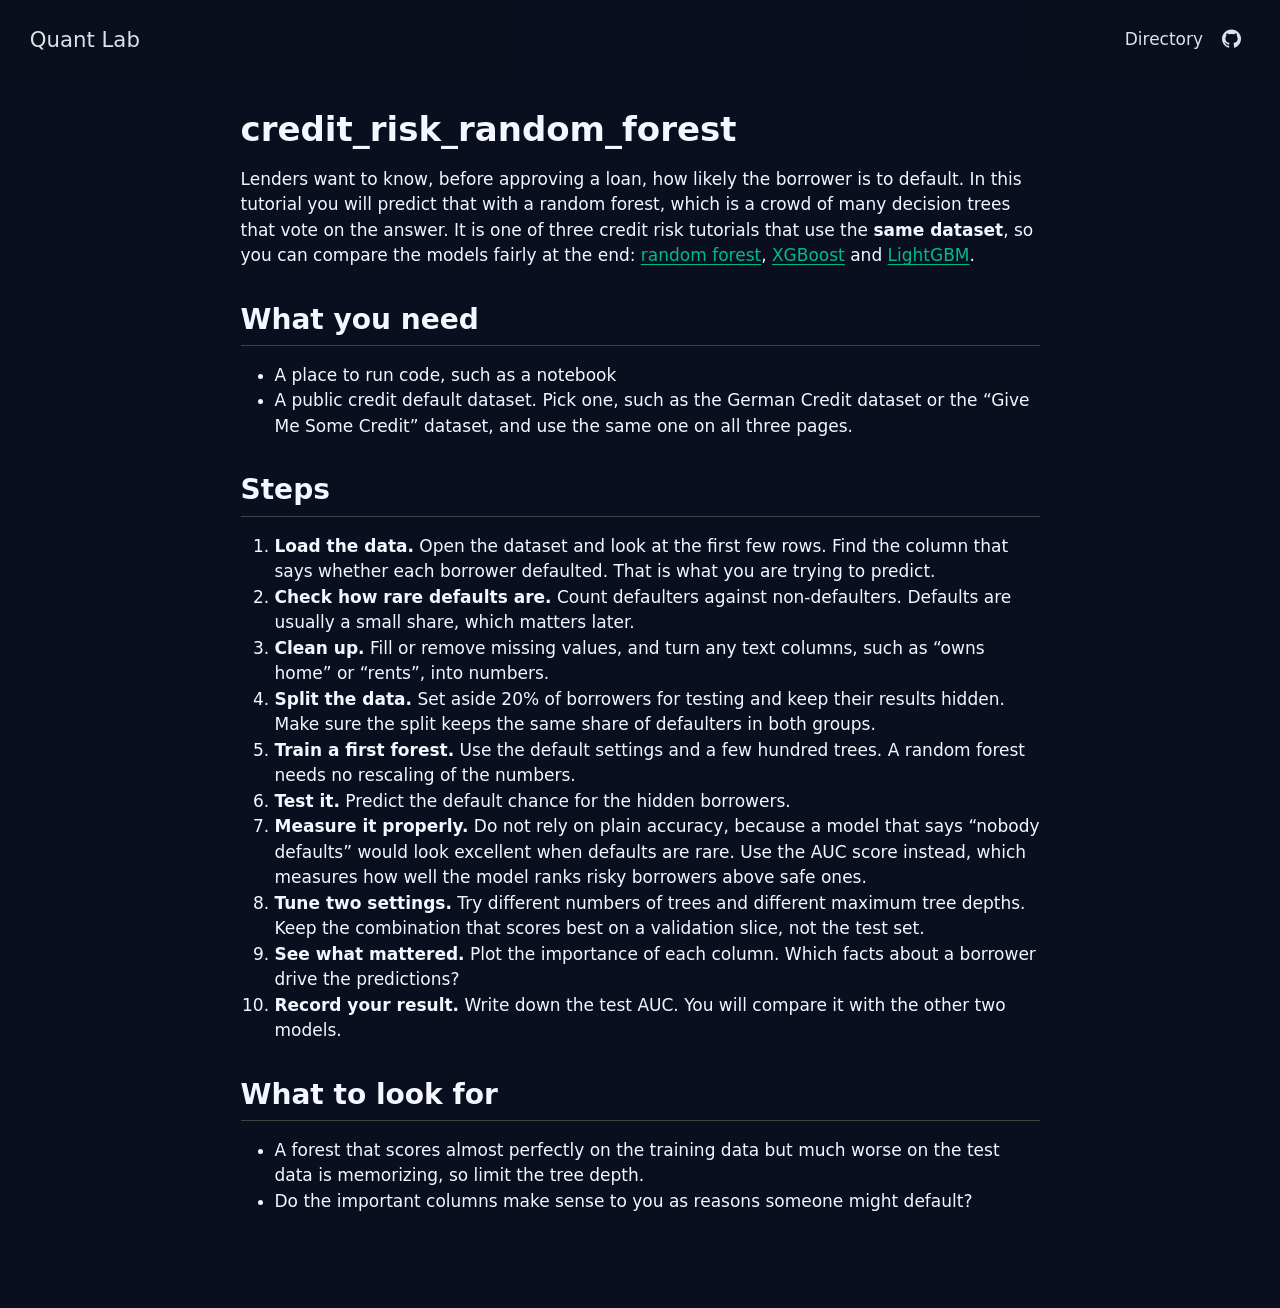
<file: projects/credit_risk_random_forest.html>
<!DOCTYPE html>
<html xmlns="http://www.w3.org/1999/xhtml" lang="en" xml:lang="en"><head>

<meta charset="utf-8">
<meta name="generator" content="quarto-1.11.9">

<meta name="viewport" content="width=device-width, initial-scale=1.0, user-scalable=yes">


<title>credit_risk_random_forest – Quant Lab</title>
<style>
/* Default styles provided by pandoc.
** See https://pandoc.org/MANUAL.html#variables-for-html for config info.
*/
span.smallcaps{font-variant: small-caps;}
div.columns{display: flex; gap: 1.5em;}
div.column{flex: auto;}
@media screen {
div.columns{gap: min(4vw, 1.5em);}
div.column{overflow-x: auto;}
}
div.hanging-indent{margin-left: 1.5em; text-indent: -1.5em;}
ul.task-list{list-style: none;}
ul.task-list li input[type="checkbox"] {
  width: 0.8em;
  margin: 0 0.8em 0.2em -1em; /* quarto-specific, see https://github.com/quarto-dev/quarto-cli/issues/4556 */ 
  vertical-align: middle;
}
</style>


<script src="../site_libs/quarto-nav/quarto-nav.js"></script>
<script src="../site_libs/quarto-nav/headroom.min.js"></script>
<script src="../site_libs/clipboard/clipboard.min.js"></script>
<script src="../site_libs/quarto-search/autocomplete.umd.js"></script>
<script src="../site_libs/quarto-search/fuse.min.js"></script>
<script src="../site_libs/quarto-search/quarto-search.js"></script>
<meta name="quarto:offset" content="../">
<script src="../site_libs/quarto-html/quarto.js" type="module"></script>
<script src="../site_libs/quarto-html/tabsets/tabsets.js" type="module"></script>
<script src="../site_libs/quarto-html/scrollable-regions/scrollable-regions.js" type="module"></script>
<script src="../site_libs/quarto-html/popper.min.js"></script>
<script src="../site_libs/quarto-html/tippy.umd.min.js"></script>
<script src="../site_libs/quarto-html/anchor.min.js"></script>
<link href="../site_libs/quarto-html/tippy.css" rel="stylesheet">
<link href="../site_libs/quarto-html/quarto-syntax-highlighting-dark-447e42e69aaa9833c0ba1b986f430b20.css" rel="stylesheet" id="quarto-text-highlighting-styles">
<script src="../site_libs/bootstrap/bootstrap.min.js"></script>
<link href="../site_libs/bootstrap/bootstrap-icons.css" rel="stylesheet">
<link href="../site_libs/bootstrap/bootstrap-0d0ea7cfce25db487583ad85cf6e38fb.min.css" rel="stylesheet" append-hash="true" id="quarto-bootstrap" data-mode="dark">
<script id="quarto-search-options" type="application/json">{
  "location": "navbar",
  "copy-button": false,
  "collapse-after": 3,
  "panel-placement": "end",
  "type": "overlay",
  "limit": 50,
  "keyboard-shortcut": [
    "f",
    "/",
    "s"
  ],
  "show-item-context": false,
  "language": {
    "search-no-results-text": "No results",
    "search-matching-documents-text": "matching documents",
    "search-copy-link-title": "Copy link to search",
    "search-hide-matches-text": "Hide additional matches",
    "search-more-match-text": "more match in this document",
    "search-more-matches-text": "more matches in this document",
    "search-clear-button-title": "Clear",
    "search-text-placeholder": "",
    "search-detached-cancel-button-title": "Cancel",
    "search-submit-button-title": "Submit",
    "search-label": "Search"
  }
}</script>


<link rel="stylesheet" href="../styles.css">
</head>

<body class="nav-fixed fullcontent quarto-light"><a id="quarto-skip-link" class="visually-hidden-focusable" href="#quarto-document-content">Skip to main content</a>

<div id="quarto-search-results"></div>
  <header id="quarto-header" class="headroom fixed-top">
    <nav class="navbar navbar-expand-lg " data-bs-theme="dark" aria-label="Site">
      <div class="navbar-container container-fluid">
      <div class="navbar-brand-container mx-auto">
    <a class="navbar-brand" href="../index.html">
    <span class="navbar-title">Quant Lab</span>
    </a>
  </div>
          <button class="navbar-toggler" type="button" data-bs-toggle="collapse" data-bs-target="#navbarCollapse" aria-controls="navbarCollapse" aria-expanded="false" aria-label="Toggle navigation" onclick="if (window.quartoToggleHeadroom) { window.quartoToggleHeadroom(); }">
  <span class="navbar-toggler-icon"></span>
</button>
          <div class="collapse navbar-collapse" id="navbarCollapse">
            <ul class="navbar-nav navbar-nav-scroll ms-auto">
  <li class="nav-item">
    <a class="nav-link" href="../directory.html"> 
<span class="menu-text">Directory</span></a>
  </li>  
  <li class="nav-item compact">
    <a class="nav-link" href="https://github.com/ojreece/quant-lab"> <i class="bi bi-github" role="img" aria-label="GitHub">
</i> 
<span class="menu-text"></span></a>
  </li>  
</ul>
          </div> <!-- /navcollapse -->
            <div class="quarto-navbar-tools">
</div>
      </div> <!-- /container-fluid -->
    </nav>
</header>
<!-- content -->
<div id="quarto-content" class="quarto-container page-columns page-rows-contents page-layout-article page-navbar">
<!-- sidebar -->
<!-- margin-sidebar -->
    
<!-- main -->
<main class="content" id="quarto-document-content" tabindex="-1">

<header id="title-block-header" class="quarto-title-block default">
<div class="quarto-title">
<h1 class="title">credit_risk_random_forest</h1>
</div>



<div class="quarto-title-meta">

    
  
    
  </div>
  


</header>


<p>Lenders want to know, before approving a loan, how likely the borrower is to default. In this tutorial you will predict that with a random forest, which is a crowd of many decision trees that vote on the answer. It is one of three credit risk tutorials that use the <strong>same dataset</strong>, so you can compare the models fairly at the end: <a href="../projects/credit_risk_random_forest.html">random forest</a>, <a href="../projects/credit_risk_xgboost.html">XGBoost</a> and <a href="../projects/credit_risk_lightGBM.html">LightGBM</a>.</p>
<section id="what-you-need" class="level2">
<h2 class="anchored" data-anchor-id="what-you-need">What you need</h2>
<ul>
<li>A place to run code, such as a notebook</li>
<li>A public credit default dataset. Pick one, such as the German Credit dataset or the “Give Me Some Credit” dataset, and use the same one on all three pages.</li>
</ul>
</section>
<section id="steps" class="level2">
<h2 class="anchored" data-anchor-id="steps">Steps</h2>
<ol type="1">
<li><strong>Load the data.</strong> Open the dataset and look at the first few rows. Find the column that says whether each borrower defaulted. That is what you are trying to predict.</li>
<li><strong>Check how rare defaults are.</strong> Count defaulters against non-defaulters. Defaults are usually a small share, which matters later.</li>
<li><strong>Clean up.</strong> Fill or remove missing values, and turn any text columns, such as “owns home” or “rents”, into numbers.</li>
<li><strong>Split the data.</strong> Set aside 20% of borrowers for testing and keep their results hidden. Make sure the split keeps the same share of defaulters in both groups.</li>
<li><strong>Train a first forest.</strong> Use the default settings and a few hundred trees. A random forest needs no rescaling of the numbers.</li>
<li><strong>Test it.</strong> Predict the default chance for the hidden borrowers.</li>
<li><strong>Measure it properly.</strong> Do not rely on plain accuracy, because a model that says “nobody defaults” would look excellent when defaults are rare. Use the AUC score instead, which measures how well the model ranks risky borrowers above safe ones.</li>
<li><strong>Tune two settings.</strong> Try different numbers of trees and different maximum tree depths. Keep the combination that scores best on a validation slice, not the test set.</li>
<li><strong>See what mattered.</strong> Plot the importance of each column. Which facts about a borrower drive the predictions?</li>
<li><strong>Record your result.</strong> Write down the test AUC. You will compare it with the other two models.</li>
</ol>
</section>
<section id="what-to-look-for" class="level2">
<h2 class="anchored" data-anchor-id="what-to-look-for">What to look for</h2>
<ul>
<li>A forest that scores almost perfectly on the training data but much worse on the test data is memorizing, so limit the tree depth.</li>
<li>Do the important columns make sense to you as reasons someone might default?</li>
</ul>


</section>

</main> <!-- /main -->
<script id="quarto-html-after-body" type="application/javascript">
  window.document.addEventListener("DOMContentLoaded", function (event) {
    const icon = "";
    const anchorJS = new window.AnchorJS();
    anchorJS.options = {
      placement: 'right',
      icon: icon
    };
    anchorJS.add('.anchored');
    const isCodeAnnotation = (el) => {
      for (const clz of el.classList) {
        if (clz.startsWith('code-annotation-')) {                     
          return true;
        }
      }
      return false;
    }
    const onCopySuccess = function(e) {
      // button target
      const button = e.trigger;
      // don't keep focus
      button.blur();
      // flash "checked"
      button.classList.add('code-copy-button-checked');
      var currentTitle = button.getAttribute("title");
      button.setAttribute("title", "Copied!");
      let tooltip;
      if (window.bootstrap) {
        button.setAttribute("data-bs-toggle", "tooltip");
        button.setAttribute("data-bs-placement", "left");
        button.setAttribute("data-bs-title", "Copied!");
        tooltip = new bootstrap.Tooltip(button, 
          { trigger: "manual", 
            customClass: "code-copy-button-tooltip",
            offset: [0, -8]});
        tooltip.show();    
      }
      setTimeout(function() {
        if (tooltip) {
          tooltip.hide();
          button.removeAttribute("data-bs-title");
          button.removeAttribute("data-bs-toggle");
          button.removeAttribute("data-bs-placement");
        }
        button.setAttribute("title", currentTitle);
        button.classList.remove('code-copy-button-checked');
      }, 1000);
      // clear code selection
      e.clearSelection();
    }
    const getTextToCopy = function(trigger) {
      const outerScaffold = trigger.parentElement.cloneNode(true);
      const codeEl = outerScaffold.querySelector('code');
      for (const childEl of codeEl.children) {
        if (isCodeAnnotation(childEl)) {
          childEl.remove();
        }
      }
      return codeEl.innerText;
    }
    const clipboard = new window.ClipboardJS('.code-copy-button:not([data-in-quarto-modal])', {
      text: getTextToCopy
    });
    clipboard.on('success', onCopySuccess);
    if (window.document.getElementById('quarto-embedded-source-code-modal')) {
      const clipboardModal = new window.ClipboardJS('.code-copy-button[data-in-quarto-modal]', {
        text: getTextToCopy,
        container: window.document.getElementById('quarto-embedded-source-code-modal')
      });
      clipboardModal.on('success', onCopySuccess);
    }
      var localhostRegex = new RegExp(/^(?:http|https):\/\/localhost\:?[0-9]*\//);
      var mailtoRegex = new RegExp(/^mailto:/);
        var filterRegex = new RegExp("https:\/\/ojreece\.github\.io\/quant-lab\/");
      var isInternal = (href) => {
          return filterRegex.test(href) || localhostRegex.test(href) || mailtoRegex.test(href);
      }
      // Inspect non-navigation links and adorn them if external
      window.quartoDecorateExternalLinks = function (root) {
     var links = (root || window.document).querySelectorAll('a[href]:not(.nav-link):not(.navbar-brand):not(.toc-action):not(.sidebar-link):not(.sidebar-item-toggle):not(.pagination-link):not(.no-external):not([aria-hidden]):not(.dropdown-item):not(.quarto-navigation-tool):not(.about-link)');
      for (var i=0; i<links.length; i++) {
        const link = links[i];
        if (!isInternal(link.href)) {
          // undo the damage that might have been done by quarto-nav.js in the case of
          // links that we want to consider external
          if (link.dataset.originalHref !== undefined) {
            link.href = link.dataset.originalHref;
          }
          if (!link.classList.contains('no-external-icon')) {
          }
        }
      }
      };
      window.quartoDecorateExternalLinks(window.document);
    // Esc closes the popup (WCAG 1.4.13) and focus leaving both trigger and
    // popup closes it (WCAG 2.4.11); tippy handles neither for interactive popups.
    const hideOnEscAndFocusOut = {
      name: 'hideOnEscAndFocusOut',
      defaultValue: true,
      fn(instance) {
        const dismiss = () => {
          // A show scheduled by the trigger delay would otherwise reopen it
          instance.clearDelayTimeouts();
          instance.hide();
        };
        const onKeyDown = (event) => {
          if (event.key !== 'Escape') {
            return;
          }
          // Keep Esc from also reaching page handlers (e.g. reveal.js overview),
          // except an open reveal.js slide menu, which Esc should close too.
          // The menu handles keys only when its keyboard option is on.
          const menuHandlesEsc = window.Reveal?.getPlugin?.('menu')?.isOpen() &&
            window.Reveal.getConfig().menu?.keyboard !== false;
          if (!menuHandlesEsc) {
            event.stopPropagation();
          }
          if (instance.popper.contains(window.document.activeElement)) {
            // Disabled while refocusing so the focus trigger does not reopen it
            instance.disable();
            instance.reference.focus();
            instance.enable();
          }
          dismiss();
        };
        const onFocusOut = (event) => {
          const target = event.relatedTarget;
          if (target && !instance.reference.contains(target) &&
              !instance.popper.contains(target)) {
            dismiss();
          }
        };
        // On the trigger too: a click trigger (code-annotations: select) has no
        // blur handling. Attached for the instance's lifetime so leaving the
        // trigger also cancels a show still pending on the trigger delay.
        instance.reference.addEventListener('focusout', onFocusOut);
        return {
          onShow() {
            window.document.addEventListener('keydown', onKeyDown, true);
            instance.popper.addEventListener('focusout', onFocusOut);
          },
          onHide() {
            window.document.removeEventListener('keydown', onKeyDown, true);
            instance.popper.removeEventListener('focusout', onFocusOut);
          },
          onDestroy() {
            instance.reference.removeEventListener('focusout', onFocusOut);
          },
        };
      },
    };
    function tippyHover(el, contentFn, onTriggerFn, onUntriggerFn) {
      const config = {
        allowHTML: true,
        maxWidth: 500,
        delay: 100,
        arrow: false,
        appendTo: function(el) {
            return el.parentElement;
        },
        interactive: true,
        interactiveBorder: 10,
        theme: 'quarto',
        placement: 'bottom-start',
        plugins: [hideOnEscAndFocusOut],
      };
      if (contentFn) {
        config.content = contentFn;
      }
      if (onTriggerFn) {
        config.onTrigger = onTriggerFn;
      }
      if (onUntriggerFn) {
        config.onUntrigger = onUntriggerFn;
      }
      window.tippy(el, config); 
    }
    const noterefs = window.document.querySelectorAll('a[role="doc-noteref"]');
    for (var i=0; i<noterefs.length; i++) {
      const ref = noterefs[i];
      tippyHover(ref, function() {
        // use id or data attribute instead here
        let href = ref.getAttribute('data-footnote-href') || ref.getAttribute('href');
        try { href = new URL(href).hash; } catch {}
        const id = href.replace(/^#\/?/, "");
        const note = window.document.getElementById(id);
        if (note) {
          return note.innerHTML;
        } else {
          return "";
        }
      });
    }
    const xrefs = window.document.querySelectorAll('a.quarto-xref');
    const processXRef = (id, note) => {
      // Strip column container classes
      const stripColumnClz = (el) => {
        el.classList.remove("page-full", "page-columns");
        if (el.children) {
          for (const child of el.children) {
            stripColumnClz(child);
          }
        }
      }
      stripColumnClz(note)
      if (id === null || id.startsWith('sec-')) {
        // Special case sections, only their first couple elements
        const container = document.createElement("div");
        if (note.children && note.children.length > 2) {
          container.appendChild(note.children[0].cloneNode(true));
          for (let i = 1; i < note.children.length; i++) {
            const child = note.children[i];
            if (child.tagName === "P" && child.innerText === "") {
              continue;
            } else {
              container.appendChild(child.cloneNode(true));
              break;
            }
          }
          if (window.Quarto?.typesetMath) {
            window.Quarto.typesetMath(container);
          }
          return container.innerHTML
        } else {
          if (window.Quarto?.typesetMath) {
            window.Quarto.typesetMath(note);
          }
          return note.innerHTML;
        }
      } else {
        // Remove any anchor links if they are present
        const anchorLink = note.querySelector('a.anchorjs-link');
        if (anchorLink) {
          anchorLink.remove();
        }
        if (window.Quarto?.typesetMath) {
          window.Quarto.typesetMath(note);
        }
        if (note.classList.contains("callout")) {
          return note.outerHTML;
        } else {
          return note.innerHTML;
        }
      }
    }
    for (var i=0; i<xrefs.length; i++) {
      const xref = xrefs[i];
      tippyHover(xref, undefined, function(instance) {
        instance.disable();
        let url = xref.getAttribute('href');
        let hash = undefined; 
        if (url.startsWith('#')) {
          hash = url;
        } else {
          try { hash = new URL(url).hash; } catch {}
        }
        if (hash) {
          const id = hash.replace(/^#\/?/, "");
          const note = window.document.getElementById(id);
          if (note !== null) {
            try {
              const html = processXRef(id, note.cloneNode(true));
              instance.setContent(html);
            } finally {
              instance.enable();
              instance.show();
            }
          } else {
            // See if we can fetch this
            fetch(url.split('#')[0])
            .then(res => res.text())
            .then(html => {
              const parser = new DOMParser();
              const htmlDoc = parser.parseFromString(html, "text/html");
              const note = htmlDoc.getElementById(id);
              if (note !== null) {
                const html = processXRef(id, note);
                instance.setContent(html);
              } 
            }).finally(() => {
              instance.enable();
              instance.show();
            });
          }
        } else {
          // See if we can fetch a full url (with no hash to target)
          // This is a special case and we should probably do some content thinning / targeting
          fetch(url)
          .then(res => res.text())
          .then(html => {
            const parser = new DOMParser();
            const htmlDoc = parser.parseFromString(html, "text/html");
            const note = htmlDoc.querySelector('main.content');
            if (note !== null) {
              // This should only happen for chapter cross references
              // (since there is no id in the URL)
              // remove the first header
              if (note.children.length > 0 && note.children[0].tagName === "HEADER") {
                note.children[0].remove();
              }
              const html = processXRef(null, note);
              instance.setContent(html);
            } 
          }).finally(() => {
            instance.enable();
            instance.show();
          });
        }
      }, function(instance) {
      });
    }
        let selectedAnnoteEl;
        const selectorForAnnotation = ( cell, annotation) => {
          let cellAttr = 'data-code-cell="' + cell + '"';
          let lineAttr = 'data-code-annotation="' +  annotation + '"';
          const selector = 'span[' + cellAttr + '][' + lineAttr + ']';
          return selector;
        }
        const selectCodeLines = (annoteEl) => {
          const doc = window.document;
          const targetCell = annoteEl.getAttribute("data-target-cell");
          const targetAnnotation = annoteEl.getAttribute("data-target-annotation");
          const annoteSpan = window.document.querySelector(selectorForAnnotation(targetCell, targetAnnotation));
          const lines = annoteSpan.getAttribute("data-code-lines").split(",");
          const lineIds = lines.map((line) => {
            return targetCell + "-" + line;
          })
          // Each band is positioned against its own containing block, which is
          // not the offsetParent of the lines, so place it from client rects.
          const placeBand = (band, firstEl, lastEl, codeBlock) => {
            const container = band.offsetParent;
            if (container === null) {
              return;
            }
            const containerRect = container.getBoundingClientRect();
            // Reveal.js scales slides with a transform, so convert client
            // pixels back to the CSS pixels of the container.
            const scale = containerRect.height / container.offsetHeight || 1;
            const firstRect = firstEl.getBoundingClientRect();
            const lastRect = lastEl.getBoundingClientRect();
            const top = (firstRect.top - containerRect.top) / scale - container.clientTop + container.scrollTop;
            const height = (lastRect.bottom - firstRect.top) / scale;
            band.style.top = top - 2 + "px";
            band.style.height = height + 4 + "px";
            if (codeBlock) {
              // Without the copy button wrapper, the containing block is wider
              // than the code block, so span the code block explicitly.
              const blockRect = codeBlock.getBoundingClientRect();
              band.style.left = (blockRect.left - containerRect.left) / scale - container.clientLeft + container.scrollLeft + "px";
              band.style.width = blockRect.width / scale + "px";
            }
          };
          if (lineIds.length > 0) {
            const el = window.document.getElementById(lineIds[0]);
            const lastEl = window.document.getElementById(lineIds[lineIds.length - 1]);
            const parent = el.parentElement.parentElement;
            // cook up a div (if necessary) and position it
            let div = window.document.getElementById("code-annotation-line-highlight");
            if (div === null) {
              div = window.document.createElement("div");
              div.setAttribute("id", "code-annotation-line-highlight");
              div.style.position = 'absolute';
              parent.appendChild(div);
            }
            placeBand(div, el, lastEl, parent.closest("div.sourceCode") || parent);
            let gutterDiv = window.document.getElementById("code-annotation-line-highlight-gutter");
            if (gutterDiv === null) {
              gutterDiv = window.document.createElement("div");
              gutterDiv.setAttribute("id", "code-annotation-line-highlight-gutter");
              gutterDiv.style.position = 'absolute';
              const codeCell = window.document.getElementById(targetCell);
              const gutter = codeCell.querySelector('.code-annotation-gutter');
              gutter.appendChild(gutterDiv);
            }
            placeBand(gutterDiv, el, lastEl);
            selectedAnnoteEl = annoteEl;
          }
        };
        const unselectCodeLines = () => {
          const elementsIds = ["code-annotation-line-highlight", "code-annotation-line-highlight-gutter"];
          elementsIds.forEach((elId) => {
            const div = window.document.getElementById(elId);
            if (div) {
              div.remove();
            }
          });
          selectedAnnoteEl = undefined;
        };
          // Handle positioning of the toggle
      window.addEventListener(
        "resize",
        throttle(() => {
          elRect = undefined;
          if (selectedAnnoteEl) {
            selectCodeLines(selectedAnnoteEl);
          }
        }, 10)
      );
      function throttle(fn, ms) {
      let throttle = false;
      let timer;
        return (...args) => {
          if(!throttle) { // first call gets through
              fn.apply(this, args);
              throttle = true;
          } else { // all the others get throttled
              if(timer) clearTimeout(timer); // cancel #2
              timer = setTimeout(() => {
                fn.apply(this, args);
                timer = throttle = false;
              }, ms);
          }
        };
      }
        // Attach click handler to the DT
        const annoteDls = window.document.querySelectorAll('dt[data-target-cell]');
        for (const annoteDlNode of annoteDls) {
          annoteDlNode.addEventListener('click', (event) => {
            const clickedEl = event.target;
            if (clickedEl !== selectedAnnoteEl) {
              unselectCodeLines();
              const activeEl = window.document.querySelector('dt[data-target-cell].code-annotation-active');
              if (activeEl) {
                activeEl.classList.remove('code-annotation-active');
              }
              selectCodeLines(clickedEl);
              clickedEl.classList.add('code-annotation-active');
            } else {
              // Unselect the line
              unselectCodeLines();
              clickedEl.classList.remove('code-annotation-active');
            }
          });
        }
    const findCites = (el) => {
      const parentEl = el.parentElement;
      if (parentEl) {
        const cites = parentEl.dataset.cites;
        if (cites) {
          return {
            el,
            cites: cites.split(' ')
          };
        } else {
          return findCites(el.parentElement)
        }
      } else {
        return undefined;
      }
    };
    var bibliorefs = window.document.querySelectorAll('a[role="doc-biblioref"]');
    for (var i=0; i<bibliorefs.length; i++) {
      const ref = bibliorefs[i];
      const citeInfo = findCites(ref);
      if (citeInfo) {
        tippyHover(citeInfo.el, function() {
          var popup = window.document.createElement('div');
          citeInfo.cites.forEach(function(cite) {
            var citeDiv = window.document.createElement('div');
            citeDiv.classList.add('hanging-indent');
            citeDiv.classList.add('csl-entry');
            var biblioDiv = window.document.getElementById('ref-' + cite);
            if (biblioDiv) {
              citeDiv.innerHTML = biblioDiv.innerHTML;
            }
            popup.appendChild(citeDiv);
          });
          return popup.innerHTML;
        });
      }
    }
  });
  </script>
  <script type="application/javascript">
  window.quartoScrollableRegionsLabels = {"code":"Scrollable code","output":"Scrollable output"};
  </script>
</div> <!-- /content -->




</body></html>
</file>
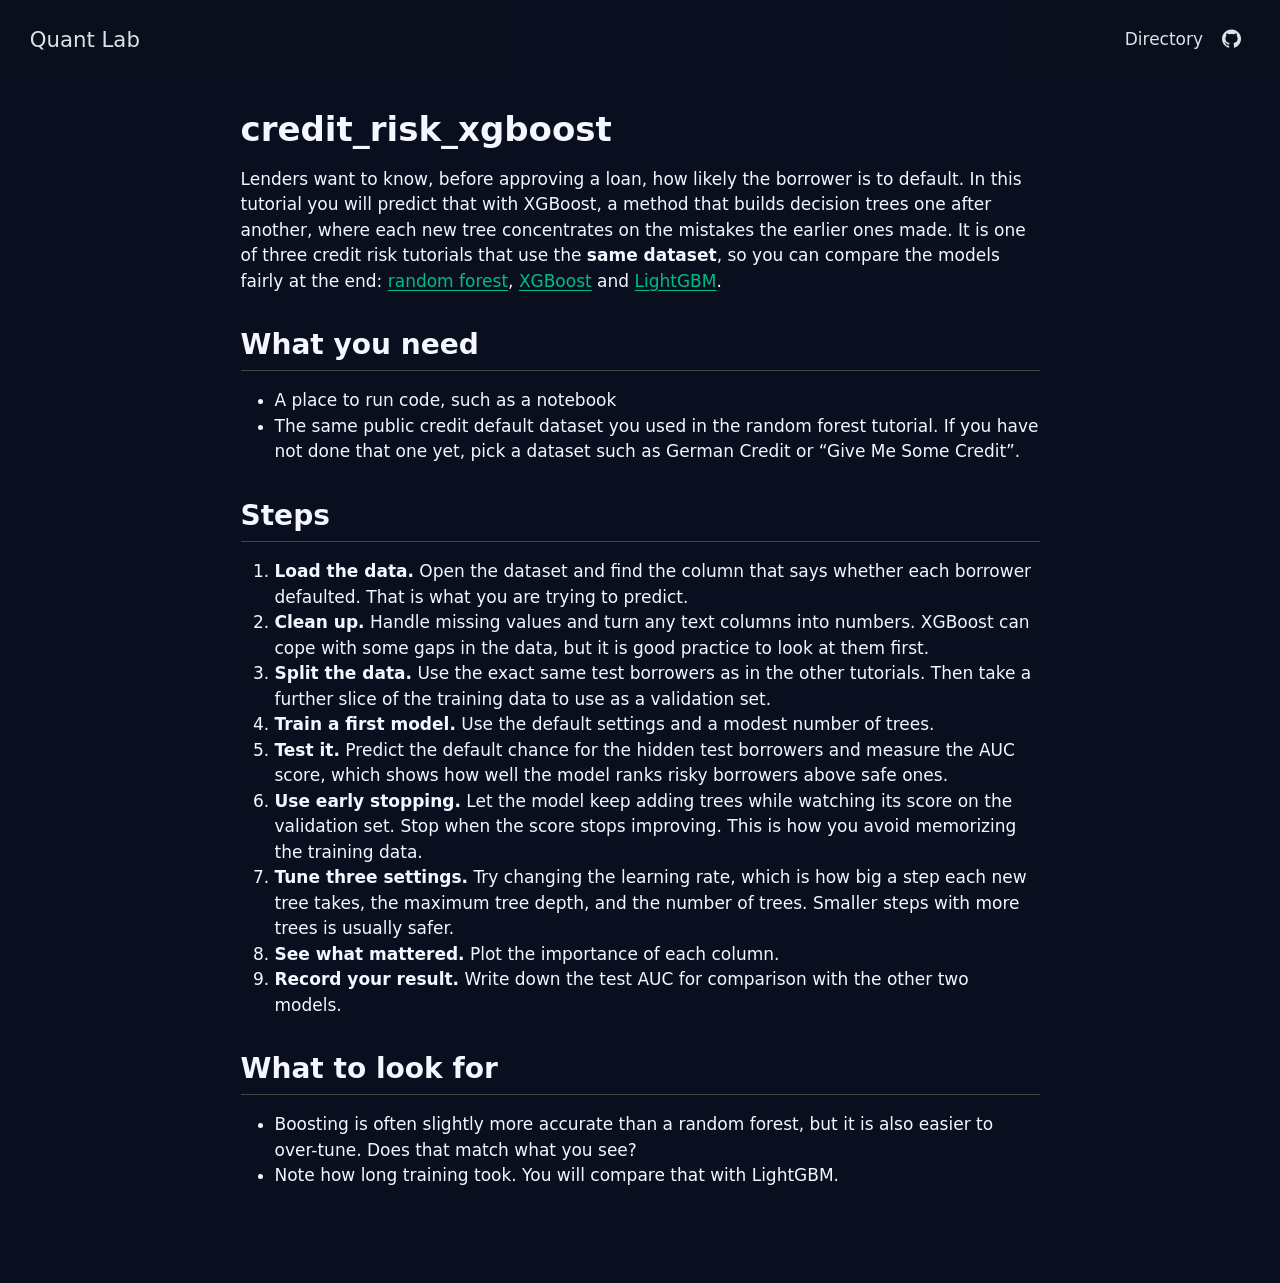
<file: projects/credit_risk_xgboost.html>
<!DOCTYPE html>
<html xmlns="http://www.w3.org/1999/xhtml" lang="en" xml:lang="en"><head>

<meta charset="utf-8">
<meta name="generator" content="quarto-1.11.9">

<meta name="viewport" content="width=device-width, initial-scale=1.0, user-scalable=yes">


<title>credit_risk_xgboost – Quant Lab</title>
<style>
/* Default styles provided by pandoc.
** See https://pandoc.org/MANUAL.html#variables-for-html for config info.
*/
span.smallcaps{font-variant: small-caps;}
div.columns{display: flex; gap: 1.5em;}
div.column{flex: auto;}
@media screen {
div.columns{gap: min(4vw, 1.5em);}
div.column{overflow-x: auto;}
}
div.hanging-indent{margin-left: 1.5em; text-indent: -1.5em;}
ul.task-list{list-style: none;}
ul.task-list li input[type="checkbox"] {
  width: 0.8em;
  margin: 0 0.8em 0.2em -1em; /* quarto-specific, see https://github.com/quarto-dev/quarto-cli/issues/4556 */ 
  vertical-align: middle;
}
</style>


<script src="../site_libs/quarto-nav/quarto-nav.js"></script>
<script src="../site_libs/quarto-nav/headroom.min.js"></script>
<script src="../site_libs/clipboard/clipboard.min.js"></script>
<script src="../site_libs/quarto-search/autocomplete.umd.js"></script>
<script src="../site_libs/quarto-search/fuse.min.js"></script>
<script src="../site_libs/quarto-search/quarto-search.js"></script>
<meta name="quarto:offset" content="../">
<script src="../site_libs/quarto-html/quarto.js" type="module"></script>
<script src="../site_libs/quarto-html/tabsets/tabsets.js" type="module"></script>
<script src="../site_libs/quarto-html/scrollable-regions/scrollable-regions.js" type="module"></script>
<script src="../site_libs/quarto-html/popper.min.js"></script>
<script src="../site_libs/quarto-html/tippy.umd.min.js"></script>
<script src="../site_libs/quarto-html/anchor.min.js"></script>
<link href="../site_libs/quarto-html/tippy.css" rel="stylesheet">
<link href="../site_libs/quarto-html/quarto-syntax-highlighting-dark-447e42e69aaa9833c0ba1b986f430b20.css" rel="stylesheet" id="quarto-text-highlighting-styles">
<script src="../site_libs/bootstrap/bootstrap.min.js"></script>
<link href="../site_libs/bootstrap/bootstrap-icons.css" rel="stylesheet">
<link href="../site_libs/bootstrap/bootstrap-0d0ea7cfce25db487583ad85cf6e38fb.min.css" rel="stylesheet" append-hash="true" id="quarto-bootstrap" data-mode="dark">
<script id="quarto-search-options" type="application/json">{
  "location": "navbar",
  "copy-button": false,
  "collapse-after": 3,
  "panel-placement": "end",
  "type": "overlay",
  "limit": 50,
  "keyboard-shortcut": [
    "f",
    "/",
    "s"
  ],
  "show-item-context": false,
  "language": {
    "search-no-results-text": "No results",
    "search-matching-documents-text": "matching documents",
    "search-copy-link-title": "Copy link to search",
    "search-hide-matches-text": "Hide additional matches",
    "search-more-match-text": "more match in this document",
    "search-more-matches-text": "more matches in this document",
    "search-clear-button-title": "Clear",
    "search-text-placeholder": "",
    "search-detached-cancel-button-title": "Cancel",
    "search-submit-button-title": "Submit",
    "search-label": "Search"
  }
}</script>


<link rel="stylesheet" href="../styles.css">
</head>

<body class="nav-fixed fullcontent quarto-light"><a id="quarto-skip-link" class="visually-hidden-focusable" href="#quarto-document-content">Skip to main content</a>

<div id="quarto-search-results"></div>
  <header id="quarto-header" class="headroom fixed-top">
    <nav class="navbar navbar-expand-lg " data-bs-theme="dark" aria-label="Site">
      <div class="navbar-container container-fluid">
      <div class="navbar-brand-container mx-auto">
    <a class="navbar-brand" href="../index.html">
    <span class="navbar-title">Quant Lab</span>
    </a>
  </div>
          <button class="navbar-toggler" type="button" data-bs-toggle="collapse" data-bs-target="#navbarCollapse" aria-controls="navbarCollapse" aria-expanded="false" aria-label="Toggle navigation" onclick="if (window.quartoToggleHeadroom) { window.quartoToggleHeadroom(); }">
  <span class="navbar-toggler-icon"></span>
</button>
          <div class="collapse navbar-collapse" id="navbarCollapse">
            <ul class="navbar-nav navbar-nav-scroll ms-auto">
  <li class="nav-item">
    <a class="nav-link" href="../directory.html"> 
<span class="menu-text">Directory</span></a>
  </li>  
  <li class="nav-item compact">
    <a class="nav-link" href="https://github.com/ojreece/quant-lab"> <i class="bi bi-github" role="img" aria-label="GitHub">
</i> 
<span class="menu-text"></span></a>
  </li>  
</ul>
          </div> <!-- /navcollapse -->
            <div class="quarto-navbar-tools">
</div>
      </div> <!-- /container-fluid -->
    </nav>
</header>
<!-- content -->
<div id="quarto-content" class="quarto-container page-columns page-rows-contents page-layout-article page-navbar">
<!-- sidebar -->
<!-- margin-sidebar -->
    
<!-- main -->
<main class="content" id="quarto-document-content" tabindex="-1">

<header id="title-block-header" class="quarto-title-block default">
<div class="quarto-title">
<h1 class="title">credit_risk_xgboost</h1>
</div>



<div class="quarto-title-meta">

    
  
    
  </div>
  


</header>


<p>Lenders want to know, before approving a loan, how likely the borrower is to default. In this tutorial you will predict that with XGBoost, a method that builds decision trees one after another, where each new tree concentrates on the mistakes the earlier ones made. It is one of three credit risk tutorials that use the <strong>same dataset</strong>, so you can compare the models fairly at the end: <a href="../projects/credit_risk_random_forest.html">random forest</a>, <a href="../projects/credit_risk_xgboost.html">XGBoost</a> and <a href="../projects/credit_risk_lightGBM.html">LightGBM</a>.</p>
<section id="what-you-need" class="level2">
<h2 class="anchored" data-anchor-id="what-you-need">What you need</h2>
<ul>
<li>A place to run code, such as a notebook</li>
<li>The same public credit default dataset you used in the random forest tutorial. If you have not done that one yet, pick a dataset such as German Credit or “Give Me Some Credit”.</li>
</ul>
</section>
<section id="steps" class="level2">
<h2 class="anchored" data-anchor-id="steps">Steps</h2>
<ol type="1">
<li><strong>Load the data.</strong> Open the dataset and find the column that says whether each borrower defaulted. That is what you are trying to predict.</li>
<li><strong>Clean up.</strong> Handle missing values and turn any text columns into numbers. XGBoost can cope with some gaps in the data, but it is good practice to look at them first.</li>
<li><strong>Split the data.</strong> Use the exact same test borrowers as in the other tutorials. Then take a further slice of the training data to use as a validation set.</li>
<li><strong>Train a first model.</strong> Use the default settings and a modest number of trees.</li>
<li><strong>Test it.</strong> Predict the default chance for the hidden test borrowers and measure the AUC score, which shows how well the model ranks risky borrowers above safe ones.</li>
<li><strong>Use early stopping.</strong> Let the model keep adding trees while watching its score on the validation set. Stop when the score stops improving. This is how you avoid memorizing the training data.</li>
<li><strong>Tune three settings.</strong> Try changing the learning rate, which is how big a step each new tree takes, the maximum tree depth, and the number of trees. Smaller steps with more trees is usually safer.</li>
<li><strong>See what mattered.</strong> Plot the importance of each column.</li>
<li><strong>Record your result.</strong> Write down the test AUC for comparison with the other two models.</li>
</ol>
</section>
<section id="what-to-look-for" class="level2">
<h2 class="anchored" data-anchor-id="what-to-look-for">What to look for</h2>
<ul>
<li>Boosting is often slightly more accurate than a random forest, but it is also easier to over-tune. Does that match what you see?</li>
<li>Note how long training took. You will compare that with LightGBM.</li>
</ul>


</section>

</main> <!-- /main -->
<script id="quarto-html-after-body" type="application/javascript">
  window.document.addEventListener("DOMContentLoaded", function (event) {
    const icon = "";
    const anchorJS = new window.AnchorJS();
    anchorJS.options = {
      placement: 'right',
      icon: icon
    };
    anchorJS.add('.anchored');
    const isCodeAnnotation = (el) => {
      for (const clz of el.classList) {
        if (clz.startsWith('code-annotation-')) {                     
          return true;
        }
      }
      return false;
    }
    const onCopySuccess = function(e) {
      // button target
      const button = e.trigger;
      // don't keep focus
      button.blur();
      // flash "checked"
      button.classList.add('code-copy-button-checked');
      var currentTitle = button.getAttribute("title");
      button.setAttribute("title", "Copied!");
      let tooltip;
      if (window.bootstrap) {
        button.setAttribute("data-bs-toggle", "tooltip");
        button.setAttribute("data-bs-placement", "left");
        button.setAttribute("data-bs-title", "Copied!");
        tooltip = new bootstrap.Tooltip(button, 
          { trigger: "manual", 
            customClass: "code-copy-button-tooltip",
            offset: [0, -8]});
        tooltip.show();    
      }
      setTimeout(function() {
        if (tooltip) {
          tooltip.hide();
          button.removeAttribute("data-bs-title");
          button.removeAttribute("data-bs-toggle");
          button.removeAttribute("data-bs-placement");
        }
        button.setAttribute("title", currentTitle);
        button.classList.remove('code-copy-button-checked');
      }, 1000);
      // clear code selection
      e.clearSelection();
    }
    const getTextToCopy = function(trigger) {
      const outerScaffold = trigger.parentElement.cloneNode(true);
      const codeEl = outerScaffold.querySelector('code');
      for (const childEl of codeEl.children) {
        if (isCodeAnnotation(childEl)) {
          childEl.remove();
        }
      }
      return codeEl.innerText;
    }
    const clipboard = new window.ClipboardJS('.code-copy-button:not([data-in-quarto-modal])', {
      text: getTextToCopy
    });
    clipboard.on('success', onCopySuccess);
    if (window.document.getElementById('quarto-embedded-source-code-modal')) {
      const clipboardModal = new window.ClipboardJS('.code-copy-button[data-in-quarto-modal]', {
        text: getTextToCopy,
        container: window.document.getElementById('quarto-embedded-source-code-modal')
      });
      clipboardModal.on('success', onCopySuccess);
    }
      var localhostRegex = new RegExp(/^(?:http|https):\/\/localhost\:?[0-9]*\//);
      var mailtoRegex = new RegExp(/^mailto:/);
        var filterRegex = new RegExp("https:\/\/ojreece\.github\.io\/quant-lab\/");
      var isInternal = (href) => {
          return filterRegex.test(href) || localhostRegex.test(href) || mailtoRegex.test(href);
      }
      // Inspect non-navigation links and adorn them if external
      window.quartoDecorateExternalLinks = function (root) {
     var links = (root || window.document).querySelectorAll('a[href]:not(.nav-link):not(.navbar-brand):not(.toc-action):not(.sidebar-link):not(.sidebar-item-toggle):not(.pagination-link):not(.no-external):not([aria-hidden]):not(.dropdown-item):not(.quarto-navigation-tool):not(.about-link)');
      for (var i=0; i<links.length; i++) {
        const link = links[i];
        if (!isInternal(link.href)) {
          // undo the damage that might have been done by quarto-nav.js in the case of
          // links that we want to consider external
          if (link.dataset.originalHref !== undefined) {
            link.href = link.dataset.originalHref;
          }
          if (!link.classList.contains('no-external-icon')) {
          }
        }
      }
      };
      window.quartoDecorateExternalLinks(window.document);
    // Esc closes the popup (WCAG 1.4.13) and focus leaving both trigger and
    // popup closes it (WCAG 2.4.11); tippy handles neither for interactive popups.
    const hideOnEscAndFocusOut = {
      name: 'hideOnEscAndFocusOut',
      defaultValue: true,
      fn(instance) {
        const dismiss = () => {
          // A show scheduled by the trigger delay would otherwise reopen it
          instance.clearDelayTimeouts();
          instance.hide();
        };
        const onKeyDown = (event) => {
          if (event.key !== 'Escape') {
            return;
          }
          // Keep Esc from also reaching page handlers (e.g. reveal.js overview),
          // except an open reveal.js slide menu, which Esc should close too.
          // The menu handles keys only when its keyboard option is on.
          const menuHandlesEsc = window.Reveal?.getPlugin?.('menu')?.isOpen() &&
            window.Reveal.getConfig().menu?.keyboard !== false;
          if (!menuHandlesEsc) {
            event.stopPropagation();
          }
          if (instance.popper.contains(window.document.activeElement)) {
            // Disabled while refocusing so the focus trigger does not reopen it
            instance.disable();
            instance.reference.focus();
            instance.enable();
          }
          dismiss();
        };
        const onFocusOut = (event) => {
          const target = event.relatedTarget;
          if (target && !instance.reference.contains(target) &&
              !instance.popper.contains(target)) {
            dismiss();
          }
        };
        // On the trigger too: a click trigger (code-annotations: select) has no
        // blur handling. Attached for the instance's lifetime so leaving the
        // trigger also cancels a show still pending on the trigger delay.
        instance.reference.addEventListener('focusout', onFocusOut);
        return {
          onShow() {
            window.document.addEventListener('keydown', onKeyDown, true);
            instance.popper.addEventListener('focusout', onFocusOut);
          },
          onHide() {
            window.document.removeEventListener('keydown', onKeyDown, true);
            instance.popper.removeEventListener('focusout', onFocusOut);
          },
          onDestroy() {
            instance.reference.removeEventListener('focusout', onFocusOut);
          },
        };
      },
    };
    function tippyHover(el, contentFn, onTriggerFn, onUntriggerFn) {
      const config = {
        allowHTML: true,
        maxWidth: 500,
        delay: 100,
        arrow: false,
        appendTo: function(el) {
            return el.parentElement;
        },
        interactive: true,
        interactiveBorder: 10,
        theme: 'quarto',
        placement: 'bottom-start',
        plugins: [hideOnEscAndFocusOut],
      };
      if (contentFn) {
        config.content = contentFn;
      }
      if (onTriggerFn) {
        config.onTrigger = onTriggerFn;
      }
      if (onUntriggerFn) {
        config.onUntrigger = onUntriggerFn;
      }
      window.tippy(el, config); 
    }
    const noterefs = window.document.querySelectorAll('a[role="doc-noteref"]');
    for (var i=0; i<noterefs.length; i++) {
      const ref = noterefs[i];
      tippyHover(ref, function() {
        // use id or data attribute instead here
        let href = ref.getAttribute('data-footnote-href') || ref.getAttribute('href');
        try { href = new URL(href).hash; } catch {}
        const id = href.replace(/^#\/?/, "");
        const note = window.document.getElementById(id);
        if (note) {
          return note.innerHTML;
        } else {
          return "";
        }
      });
    }
    const xrefs = window.document.querySelectorAll('a.quarto-xref');
    const processXRef = (id, note) => {
      // Strip column container classes
      const stripColumnClz = (el) => {
        el.classList.remove("page-full", "page-columns");
        if (el.children) {
          for (const child of el.children) {
            stripColumnClz(child);
          }
        }
      }
      stripColumnClz(note)
      if (id === null || id.startsWith('sec-')) {
        // Special case sections, only their first couple elements
        const container = document.createElement("div");
        if (note.children && note.children.length > 2) {
          container.appendChild(note.children[0].cloneNode(true));
          for (let i = 1; i < note.children.length; i++) {
            const child = note.children[i];
            if (child.tagName === "P" && child.innerText === "") {
              continue;
            } else {
              container.appendChild(child.cloneNode(true));
              break;
            }
          }
          if (window.Quarto?.typesetMath) {
            window.Quarto.typesetMath(container);
          }
          return container.innerHTML
        } else {
          if (window.Quarto?.typesetMath) {
            window.Quarto.typesetMath(note);
          }
          return note.innerHTML;
        }
      } else {
        // Remove any anchor links if they are present
        const anchorLink = note.querySelector('a.anchorjs-link');
        if (anchorLink) {
          anchorLink.remove();
        }
        if (window.Quarto?.typesetMath) {
          window.Quarto.typesetMath(note);
        }
        if (note.classList.contains("callout")) {
          return note.outerHTML;
        } else {
          return note.innerHTML;
        }
      }
    }
    for (var i=0; i<xrefs.length; i++) {
      const xref = xrefs[i];
      tippyHover(xref, undefined, function(instance) {
        instance.disable();
        let url = xref.getAttribute('href');
        let hash = undefined; 
        if (url.startsWith('#')) {
          hash = url;
        } else {
          try { hash = new URL(url).hash; } catch {}
        }
        if (hash) {
          const id = hash.replace(/^#\/?/, "");
          const note = window.document.getElementById(id);
          if (note !== null) {
            try {
              const html = processXRef(id, note.cloneNode(true));
              instance.setContent(html);
            } finally {
              instance.enable();
              instance.show();
            }
          } else {
            // See if we can fetch this
            fetch(url.split('#')[0])
            .then(res => res.text())
            .then(html => {
              const parser = new DOMParser();
              const htmlDoc = parser.parseFromString(html, "text/html");
              const note = htmlDoc.getElementById(id);
              if (note !== null) {
                const html = processXRef(id, note);
                instance.setContent(html);
              } 
            }).finally(() => {
              instance.enable();
              instance.show();
            });
          }
        } else {
          // See if we can fetch a full url (with no hash to target)
          // This is a special case and we should probably do some content thinning / targeting
          fetch(url)
          .then(res => res.text())
          .then(html => {
            const parser = new DOMParser();
            const htmlDoc = parser.parseFromString(html, "text/html");
            const note = htmlDoc.querySelector('main.content');
            if (note !== null) {
              // This should only happen for chapter cross references
              // (since there is no id in the URL)
              // remove the first header
              if (note.children.length > 0 && note.children[0].tagName === "HEADER") {
                note.children[0].remove();
              }
              const html = processXRef(null, note);
              instance.setContent(html);
            } 
          }).finally(() => {
            instance.enable();
            instance.show();
          });
        }
      }, function(instance) {
      });
    }
        let selectedAnnoteEl;
        const selectorForAnnotation = ( cell, annotation) => {
          let cellAttr = 'data-code-cell="' + cell + '"';
          let lineAttr = 'data-code-annotation="' +  annotation + '"';
          const selector = 'span[' + cellAttr + '][' + lineAttr + ']';
          return selector;
        }
        const selectCodeLines = (annoteEl) => {
          const doc = window.document;
          const targetCell = annoteEl.getAttribute("data-target-cell");
          const targetAnnotation = annoteEl.getAttribute("data-target-annotation");
          const annoteSpan = window.document.querySelector(selectorForAnnotation(targetCell, targetAnnotation));
          const lines = annoteSpan.getAttribute("data-code-lines").split(",");
          const lineIds = lines.map((line) => {
            return targetCell + "-" + line;
          })
          // Each band is positioned against its own containing block, which is
          // not the offsetParent of the lines, so place it from client rects.
          const placeBand = (band, firstEl, lastEl, codeBlock) => {
            const container = band.offsetParent;
            if (container === null) {
              return;
            }
            const containerRect = container.getBoundingClientRect();
            // Reveal.js scales slides with a transform, so convert client
            // pixels back to the CSS pixels of the container.
            const scale = containerRect.height / container.offsetHeight || 1;
            const firstRect = firstEl.getBoundingClientRect();
            const lastRect = lastEl.getBoundingClientRect();
            const top = (firstRect.top - containerRect.top) / scale - container.clientTop + container.scrollTop;
            const height = (lastRect.bottom - firstRect.top) / scale;
            band.style.top = top - 2 + "px";
            band.style.height = height + 4 + "px";
            if (codeBlock) {
              // Without the copy button wrapper, the containing block is wider
              // than the code block, so span the code block explicitly.
              const blockRect = codeBlock.getBoundingClientRect();
              band.style.left = (blockRect.left - containerRect.left) / scale - container.clientLeft + container.scrollLeft + "px";
              band.style.width = blockRect.width / scale + "px";
            }
          };
          if (lineIds.length > 0) {
            const el = window.document.getElementById(lineIds[0]);
            const lastEl = window.document.getElementById(lineIds[lineIds.length - 1]);
            const parent = el.parentElement.parentElement;
            // cook up a div (if necessary) and position it
            let div = window.document.getElementById("code-annotation-line-highlight");
            if (div === null) {
              div = window.document.createElement("div");
              div.setAttribute("id", "code-annotation-line-highlight");
              div.style.position = 'absolute';
              parent.appendChild(div);
            }
            placeBand(div, el, lastEl, parent.closest("div.sourceCode") || parent);
            let gutterDiv = window.document.getElementById("code-annotation-line-highlight-gutter");
            if (gutterDiv === null) {
              gutterDiv = window.document.createElement("div");
              gutterDiv.setAttribute("id", "code-annotation-line-highlight-gutter");
              gutterDiv.style.position = 'absolute';
              const codeCell = window.document.getElementById(targetCell);
              const gutter = codeCell.querySelector('.code-annotation-gutter');
              gutter.appendChild(gutterDiv);
            }
            placeBand(gutterDiv, el, lastEl);
            selectedAnnoteEl = annoteEl;
          }
        };
        const unselectCodeLines = () => {
          const elementsIds = ["code-annotation-line-highlight", "code-annotation-line-highlight-gutter"];
          elementsIds.forEach((elId) => {
            const div = window.document.getElementById(elId);
            if (div) {
              div.remove();
            }
          });
          selectedAnnoteEl = undefined;
        };
          // Handle positioning of the toggle
      window.addEventListener(
        "resize",
        throttle(() => {
          elRect = undefined;
          if (selectedAnnoteEl) {
            selectCodeLines(selectedAnnoteEl);
          }
        }, 10)
      );
      function throttle(fn, ms) {
      let throttle = false;
      let timer;
        return (...args) => {
          if(!throttle) { // first call gets through
              fn.apply(this, args);
              throttle = true;
          } else { // all the others get throttled
              if(timer) clearTimeout(timer); // cancel #2
              timer = setTimeout(() => {
                fn.apply(this, args);
                timer = throttle = false;
              }, ms);
          }
        };
      }
        // Attach click handler to the DT
        const annoteDls = window.document.querySelectorAll('dt[data-target-cell]');
        for (const annoteDlNode of annoteDls) {
          annoteDlNode.addEventListener('click', (event) => {
            const clickedEl = event.target;
            if (clickedEl !== selectedAnnoteEl) {
              unselectCodeLines();
              const activeEl = window.document.querySelector('dt[data-target-cell].code-annotation-active');
              if (activeEl) {
                activeEl.classList.remove('code-annotation-active');
              }
              selectCodeLines(clickedEl);
              clickedEl.classList.add('code-annotation-active');
            } else {
              // Unselect the line
              unselectCodeLines();
              clickedEl.classList.remove('code-annotation-active');
            }
          });
        }
    const findCites = (el) => {
      const parentEl = el.parentElement;
      if (parentEl) {
        const cites = parentEl.dataset.cites;
        if (cites) {
          return {
            el,
            cites: cites.split(' ')
          };
        } else {
          return findCites(el.parentElement)
        }
      } else {
        return undefined;
      }
    };
    var bibliorefs = window.document.querySelectorAll('a[role="doc-biblioref"]');
    for (var i=0; i<bibliorefs.length; i++) {
      const ref = bibliorefs[i];
      const citeInfo = findCites(ref);
      if (citeInfo) {
        tippyHover(citeInfo.el, function() {
          var popup = window.document.createElement('div');
          citeInfo.cites.forEach(function(cite) {
            var citeDiv = window.document.createElement('div');
            citeDiv.classList.add('hanging-indent');
            citeDiv.classList.add('csl-entry');
            var biblioDiv = window.document.getElementById('ref-' + cite);
            if (biblioDiv) {
              citeDiv.innerHTML = biblioDiv.innerHTML;
            }
            popup.appendChild(citeDiv);
          });
          return popup.innerHTML;
        });
      }
    }
  });
  </script>
  <script type="application/javascript">
  window.quartoScrollableRegionsLabels = {"code":"Scrollable code","output":"Scrollable output"};
  </script>
</div> <!-- /content -->




</body></html>
</file>
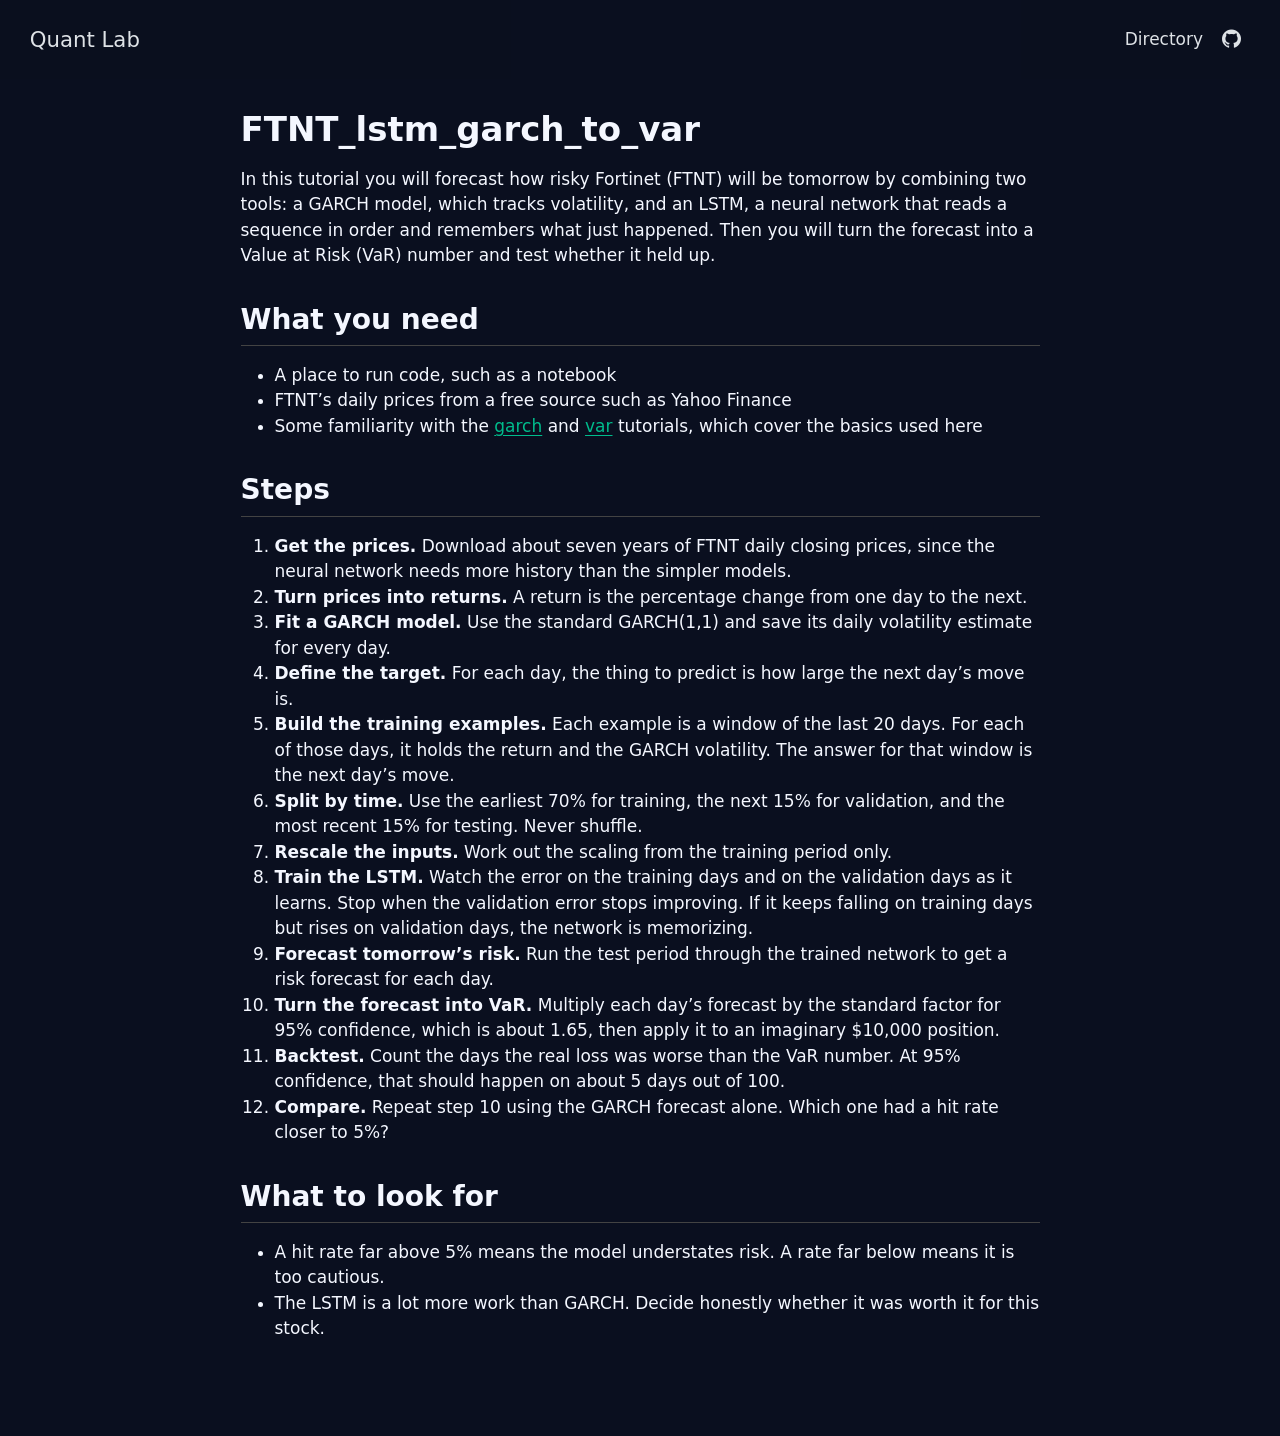
<file: projects/FTNT_lstm_garch_to_var.html>
<!DOCTYPE html>
<html xmlns="http://www.w3.org/1999/xhtml" lang="en" xml:lang="en"><head>

<meta charset="utf-8">
<meta name="generator" content="quarto-1.11.9">

<meta name="viewport" content="width=device-width, initial-scale=1.0, user-scalable=yes">


<title>FTNT_lstm_garch_to_var – Quant Lab</title>
<style>
/* Default styles provided by pandoc.
** See https://pandoc.org/MANUAL.html#variables-for-html for config info.
*/
span.smallcaps{font-variant: small-caps;}
div.columns{display: flex; gap: 1.5em;}
div.column{flex: auto;}
@media screen {
div.columns{gap: min(4vw, 1.5em);}
div.column{overflow-x: auto;}
}
div.hanging-indent{margin-left: 1.5em; text-indent: -1.5em;}
ul.task-list{list-style: none;}
ul.task-list li input[type="checkbox"] {
  width: 0.8em;
  margin: 0 0.8em 0.2em -1em; /* quarto-specific, see https://github.com/quarto-dev/quarto-cli/issues/4556 */ 
  vertical-align: middle;
}
</style>


<script src="../site_libs/quarto-nav/quarto-nav.js"></script>
<script src="../site_libs/quarto-nav/headroom.min.js"></script>
<script src="../site_libs/clipboard/clipboard.min.js"></script>
<script src="../site_libs/quarto-search/autocomplete.umd.js"></script>
<script src="../site_libs/quarto-search/fuse.min.js"></script>
<script src="../site_libs/quarto-search/quarto-search.js"></script>
<meta name="quarto:offset" content="../">
<script src="../site_libs/quarto-html/quarto.js" type="module"></script>
<script src="../site_libs/quarto-html/tabsets/tabsets.js" type="module"></script>
<script src="../site_libs/quarto-html/scrollable-regions/scrollable-regions.js" type="module"></script>
<script src="../site_libs/quarto-html/popper.min.js"></script>
<script src="../site_libs/quarto-html/tippy.umd.min.js"></script>
<script src="../site_libs/quarto-html/anchor.min.js"></script>
<link href="../site_libs/quarto-html/tippy.css" rel="stylesheet">
<link href="../site_libs/quarto-html/quarto-syntax-highlighting-dark-447e42e69aaa9833c0ba1b986f430b20.css" rel="stylesheet" id="quarto-text-highlighting-styles">
<script src="../site_libs/bootstrap/bootstrap.min.js"></script>
<link href="../site_libs/bootstrap/bootstrap-icons.css" rel="stylesheet">
<link href="../site_libs/bootstrap/bootstrap-0d0ea7cfce25db487583ad85cf6e38fb.min.css" rel="stylesheet" append-hash="true" id="quarto-bootstrap" data-mode="dark">
<script id="quarto-search-options" type="application/json">{
  "location": "navbar",
  "copy-button": false,
  "collapse-after": 3,
  "panel-placement": "end",
  "type": "overlay",
  "limit": 50,
  "keyboard-shortcut": [
    "f",
    "/",
    "s"
  ],
  "show-item-context": false,
  "language": {
    "search-no-results-text": "No results",
    "search-matching-documents-text": "matching documents",
    "search-copy-link-title": "Copy link to search",
    "search-hide-matches-text": "Hide additional matches",
    "search-more-match-text": "more match in this document",
    "search-more-matches-text": "more matches in this document",
    "search-clear-button-title": "Clear",
    "search-text-placeholder": "",
    "search-detached-cancel-button-title": "Cancel",
    "search-submit-button-title": "Submit",
    "search-label": "Search"
  }
}</script>


<link rel="stylesheet" href="../styles.css">
</head>

<body class="nav-fixed fullcontent quarto-light"><a id="quarto-skip-link" class="visually-hidden-focusable" href="#quarto-document-content">Skip to main content</a>

<div id="quarto-search-results"></div>
  <header id="quarto-header" class="headroom fixed-top">
    <nav class="navbar navbar-expand-lg " data-bs-theme="dark" aria-label="Site">
      <div class="navbar-container container-fluid">
      <div class="navbar-brand-container mx-auto">
    <a class="navbar-brand" href="../index.html">
    <span class="navbar-title">Quant Lab</span>
    </a>
  </div>
          <button class="navbar-toggler" type="button" data-bs-toggle="collapse" data-bs-target="#navbarCollapse" aria-controls="navbarCollapse" aria-expanded="false" aria-label="Toggle navigation" onclick="if (window.quartoToggleHeadroom) { window.quartoToggleHeadroom(); }">
  <span class="navbar-toggler-icon"></span>
</button>
          <div class="collapse navbar-collapse" id="navbarCollapse">
            <ul class="navbar-nav navbar-nav-scroll ms-auto">
  <li class="nav-item">
    <a class="nav-link" href="../directory.html"> 
<span class="menu-text">Directory</span></a>
  </li>  
  <li class="nav-item compact">
    <a class="nav-link" href="https://github.com/ojreece/quant-lab"> <i class="bi bi-github" role="img" aria-label="GitHub">
</i> 
<span class="menu-text"></span></a>
  </li>  
</ul>
          </div> <!-- /navcollapse -->
            <div class="quarto-navbar-tools">
</div>
      </div> <!-- /container-fluid -->
    </nav>
</header>
<!-- content -->
<div id="quarto-content" class="quarto-container page-columns page-rows-contents page-layout-article page-navbar">
<!-- sidebar -->
<!-- margin-sidebar -->
    
<!-- main -->
<main class="content" id="quarto-document-content" tabindex="-1">

<header id="title-block-header" class="quarto-title-block default">
<div class="quarto-title">
<h1 class="title">FTNT_lstm_garch_to_var</h1>
</div>



<div class="quarto-title-meta">

    
  
    
  </div>
  


</header>


<p>In this tutorial you will forecast how risky Fortinet (FTNT) will be tomorrow by combining two tools: a GARCH model, which tracks volatility, and an LSTM, a neural network that reads a sequence in order and remembers what just happened. Then you will turn the forecast into a Value at Risk (VaR) number and test whether it held up.</p>
<section id="what-you-need" class="level2">
<h2 class="anchored" data-anchor-id="what-you-need">What you need</h2>
<ul>
<li>A place to run code, such as a notebook</li>
<li>FTNT’s daily prices from a free source such as Yahoo Finance</li>
<li>Some familiarity with the <a href="../projects/garch.html">garch</a> and <a href="../projects/var.html">var</a> tutorials, which cover the basics used here</li>
</ul>
</section>
<section id="steps" class="level2">
<h2 class="anchored" data-anchor-id="steps">Steps</h2>
<ol type="1">
<li><strong>Get the prices.</strong> Download about seven years of FTNT daily closing prices, since the neural network needs more history than the simpler models.</li>
<li><strong>Turn prices into returns.</strong> A return is the percentage change from one day to the next.</li>
<li><strong>Fit a GARCH model.</strong> Use the standard GARCH(1,1) and save its daily volatility estimate for every day.</li>
<li><strong>Define the target.</strong> For each day, the thing to predict is how large the next day’s move is.</li>
<li><strong>Build the training examples.</strong> Each example is a window of the last 20 days. For each of those days, it holds the return and the GARCH volatility. The answer for that window is the next day’s move.</li>
<li><strong>Split by time.</strong> Use the earliest 70% for training, the next 15% for validation, and the most recent 15% for testing. Never shuffle.</li>
<li><strong>Rescale the inputs.</strong> Work out the scaling from the training period only.</li>
<li><strong>Train the LSTM.</strong> Watch the error on the training days and on the validation days as it learns. Stop when the validation error stops improving. If it keeps falling on training days but rises on validation days, the network is memorizing.</li>
<li><strong>Forecast tomorrow’s risk.</strong> Run the test period through the trained network to get a risk forecast for each day.</li>
<li><strong>Turn the forecast into VaR.</strong> Multiply each day’s forecast by the standard factor for 95% confidence, which is about 1.65, then apply it to an imaginary $10,000 position.</li>
<li><strong>Backtest.</strong> Count the days the real loss was worse than the VaR number. At 95% confidence, that should happen on about 5 days out of 100.</li>
<li><strong>Compare.</strong> Repeat step 10 using the GARCH forecast alone. Which one had a hit rate closer to 5%?</li>
</ol>
</section>
<section id="what-to-look-for" class="level2">
<h2 class="anchored" data-anchor-id="what-to-look-for">What to look for</h2>
<ul>
<li>A hit rate far above 5% means the model understates risk. A rate far below means it is too cautious.</li>
<li>The LSTM is a lot more work than GARCH. Decide honestly whether it was worth it for this stock.</li>
</ul>


</section>

</main> <!-- /main -->
<script id="quarto-html-after-body" type="application/javascript">
  window.document.addEventListener("DOMContentLoaded", function (event) {
    const icon = "";
    const anchorJS = new window.AnchorJS();
    anchorJS.options = {
      placement: 'right',
      icon: icon
    };
    anchorJS.add('.anchored');
    const isCodeAnnotation = (el) => {
      for (const clz of el.classList) {
        if (clz.startsWith('code-annotation-')) {                     
          return true;
        }
      }
      return false;
    }
    const onCopySuccess = function(e) {
      // button target
      const button = e.trigger;
      // don't keep focus
      button.blur();
      // flash "checked"
      button.classList.add('code-copy-button-checked');
      var currentTitle = button.getAttribute("title");
      button.setAttribute("title", "Copied!");
      let tooltip;
      if (window.bootstrap) {
        button.setAttribute("data-bs-toggle", "tooltip");
        button.setAttribute("data-bs-placement", "left");
        button.setAttribute("data-bs-title", "Copied!");
        tooltip = new bootstrap.Tooltip(button, 
          { trigger: "manual", 
            customClass: "code-copy-button-tooltip",
            offset: [0, -8]});
        tooltip.show();    
      }
      setTimeout(function() {
        if (tooltip) {
          tooltip.hide();
          button.removeAttribute("data-bs-title");
          button.removeAttribute("data-bs-toggle");
          button.removeAttribute("data-bs-placement");
        }
        button.setAttribute("title", currentTitle);
        button.classList.remove('code-copy-button-checked');
      }, 1000);
      // clear code selection
      e.clearSelection();
    }
    const getTextToCopy = function(trigger) {
      const outerScaffold = trigger.parentElement.cloneNode(true);
      const codeEl = outerScaffold.querySelector('code');
      for (const childEl of codeEl.children) {
        if (isCodeAnnotation(childEl)) {
          childEl.remove();
        }
      }
      return codeEl.innerText;
    }
    const clipboard = new window.ClipboardJS('.code-copy-button:not([data-in-quarto-modal])', {
      text: getTextToCopy
    });
    clipboard.on('success', onCopySuccess);
    if (window.document.getElementById('quarto-embedded-source-code-modal')) {
      const clipboardModal = new window.ClipboardJS('.code-copy-button[data-in-quarto-modal]', {
        text: getTextToCopy,
        container: window.document.getElementById('quarto-embedded-source-code-modal')
      });
      clipboardModal.on('success', onCopySuccess);
    }
      var localhostRegex = new RegExp(/^(?:http|https):\/\/localhost\:?[0-9]*\//);
      var mailtoRegex = new RegExp(/^mailto:/);
        var filterRegex = new RegExp("https:\/\/ojreece\.github\.io\/quant-lab\/");
      var isInternal = (href) => {
          return filterRegex.test(href) || localhostRegex.test(href) || mailtoRegex.test(href);
      }
      // Inspect non-navigation links and adorn them if external
      window.quartoDecorateExternalLinks = function (root) {
     var links = (root || window.document).querySelectorAll('a[href]:not(.nav-link):not(.navbar-brand):not(.toc-action):not(.sidebar-link):not(.sidebar-item-toggle):not(.pagination-link):not(.no-external):not([aria-hidden]):not(.dropdown-item):not(.quarto-navigation-tool):not(.about-link)');
      for (var i=0; i<links.length; i++) {
        const link = links[i];
        if (!isInternal(link.href)) {
          // undo the damage that might have been done by quarto-nav.js in the case of
          // links that we want to consider external
          if (link.dataset.originalHref !== undefined) {
            link.href = link.dataset.originalHref;
          }
          if (!link.classList.contains('no-external-icon')) {
          }
        }
      }
      };
      window.quartoDecorateExternalLinks(window.document);
    // Esc closes the popup (WCAG 1.4.13) and focus leaving both trigger and
    // popup closes it (WCAG 2.4.11); tippy handles neither for interactive popups.
    const hideOnEscAndFocusOut = {
      name: 'hideOnEscAndFocusOut',
      defaultValue: true,
      fn(instance) {
        const dismiss = () => {
          // A show scheduled by the trigger delay would otherwise reopen it
          instance.clearDelayTimeouts();
          instance.hide();
        };
        const onKeyDown = (event) => {
          if (event.key !== 'Escape') {
            return;
          }
          // Keep Esc from also reaching page handlers (e.g. reveal.js overview),
          // except an open reveal.js slide menu, which Esc should close too.
          // The menu handles keys only when its keyboard option is on.
          const menuHandlesEsc = window.Reveal?.getPlugin?.('menu')?.isOpen() &&
            window.Reveal.getConfig().menu?.keyboard !== false;
          if (!menuHandlesEsc) {
            event.stopPropagation();
          }
          if (instance.popper.contains(window.document.activeElement)) {
            // Disabled while refocusing so the focus trigger does not reopen it
            instance.disable();
            instance.reference.focus();
            instance.enable();
          }
          dismiss();
        };
        const onFocusOut = (event) => {
          const target = event.relatedTarget;
          if (target && !instance.reference.contains(target) &&
              !instance.popper.contains(target)) {
            dismiss();
          }
        };
        // On the trigger too: a click trigger (code-annotations: select) has no
        // blur handling. Attached for the instance's lifetime so leaving the
        // trigger also cancels a show still pending on the trigger delay.
        instance.reference.addEventListener('focusout', onFocusOut);
        return {
          onShow() {
            window.document.addEventListener('keydown', onKeyDown, true);
            instance.popper.addEventListener('focusout', onFocusOut);
          },
          onHide() {
            window.document.removeEventListener('keydown', onKeyDown, true);
            instance.popper.removeEventListener('focusout', onFocusOut);
          },
          onDestroy() {
            instance.reference.removeEventListener('focusout', onFocusOut);
          },
        };
      },
    };
    function tippyHover(el, contentFn, onTriggerFn, onUntriggerFn) {
      const config = {
        allowHTML: true,
        maxWidth: 500,
        delay: 100,
        arrow: false,
        appendTo: function(el) {
            return el.parentElement;
        },
        interactive: true,
        interactiveBorder: 10,
        theme: 'quarto',
        placement: 'bottom-start',
        plugins: [hideOnEscAndFocusOut],
      };
      if (contentFn) {
        config.content = contentFn;
      }
      if (onTriggerFn) {
        config.onTrigger = onTriggerFn;
      }
      if (onUntriggerFn) {
        config.onUntrigger = onUntriggerFn;
      }
      window.tippy(el, config); 
    }
    const noterefs = window.document.querySelectorAll('a[role="doc-noteref"]');
    for (var i=0; i<noterefs.length; i++) {
      const ref = noterefs[i];
      tippyHover(ref, function() {
        // use id or data attribute instead here
        let href = ref.getAttribute('data-footnote-href') || ref.getAttribute('href');
        try { href = new URL(href).hash; } catch {}
        const id = href.replace(/^#\/?/, "");
        const note = window.document.getElementById(id);
        if (note) {
          return note.innerHTML;
        } else {
          return "";
        }
      });
    }
    const xrefs = window.document.querySelectorAll('a.quarto-xref');
    const processXRef = (id, note) => {
      // Strip column container classes
      const stripColumnClz = (el) => {
        el.classList.remove("page-full", "page-columns");
        if (el.children) {
          for (const child of el.children) {
            stripColumnClz(child);
          }
        }
      }
      stripColumnClz(note)
      if (id === null || id.startsWith('sec-')) {
        // Special case sections, only their first couple elements
        const container = document.createElement("div");
        if (note.children && note.children.length > 2) {
          container.appendChild(note.children[0].cloneNode(true));
          for (let i = 1; i < note.children.length; i++) {
            const child = note.children[i];
            if (child.tagName === "P" && child.innerText === "") {
              continue;
            } else {
              container.appendChild(child.cloneNode(true));
              break;
            }
          }
          if (window.Quarto?.typesetMath) {
            window.Quarto.typesetMath(container);
          }
          return container.innerHTML
        } else {
          if (window.Quarto?.typesetMath) {
            window.Quarto.typesetMath(note);
          }
          return note.innerHTML;
        }
      } else {
        // Remove any anchor links if they are present
        const anchorLink = note.querySelector('a.anchorjs-link');
        if (anchorLink) {
          anchorLink.remove();
        }
        if (window.Quarto?.typesetMath) {
          window.Quarto.typesetMath(note);
        }
        if (note.classList.contains("callout")) {
          return note.outerHTML;
        } else {
          return note.innerHTML;
        }
      }
    }
    for (var i=0; i<xrefs.length; i++) {
      const xref = xrefs[i];
      tippyHover(xref, undefined, function(instance) {
        instance.disable();
        let url = xref.getAttribute('href');
        let hash = undefined; 
        if (url.startsWith('#')) {
          hash = url;
        } else {
          try { hash = new URL(url).hash; } catch {}
        }
        if (hash) {
          const id = hash.replace(/^#\/?/, "");
          const note = window.document.getElementById(id);
          if (note !== null) {
            try {
              const html = processXRef(id, note.cloneNode(true));
              instance.setContent(html);
            } finally {
              instance.enable();
              instance.show();
            }
          } else {
            // See if we can fetch this
            fetch(url.split('#')[0])
            .then(res => res.text())
            .then(html => {
              const parser = new DOMParser();
              const htmlDoc = parser.parseFromString(html, "text/html");
              const note = htmlDoc.getElementById(id);
              if (note !== null) {
                const html = processXRef(id, note);
                instance.setContent(html);
              } 
            }).finally(() => {
              instance.enable();
              instance.show();
            });
          }
        } else {
          // See if we can fetch a full url (with no hash to target)
          // This is a special case and we should probably do some content thinning / targeting
          fetch(url)
          .then(res => res.text())
          .then(html => {
            const parser = new DOMParser();
            const htmlDoc = parser.parseFromString(html, "text/html");
            const note = htmlDoc.querySelector('main.content');
            if (note !== null) {
              // This should only happen for chapter cross references
              // (since there is no id in the URL)
              // remove the first header
              if (note.children.length > 0 && note.children[0].tagName === "HEADER") {
                note.children[0].remove();
              }
              const html = processXRef(null, note);
              instance.setContent(html);
            } 
          }).finally(() => {
            instance.enable();
            instance.show();
          });
        }
      }, function(instance) {
      });
    }
        let selectedAnnoteEl;
        const selectorForAnnotation = ( cell, annotation) => {
          let cellAttr = 'data-code-cell="' + cell + '"';
          let lineAttr = 'data-code-annotation="' +  annotation + '"';
          const selector = 'span[' + cellAttr + '][' + lineAttr + ']';
          return selector;
        }
        const selectCodeLines = (annoteEl) => {
          const doc = window.document;
          const targetCell = annoteEl.getAttribute("data-target-cell");
          const targetAnnotation = annoteEl.getAttribute("data-target-annotation");
          const annoteSpan = window.document.querySelector(selectorForAnnotation(targetCell, targetAnnotation));
          const lines = annoteSpan.getAttribute("data-code-lines").split(",");
          const lineIds = lines.map((line) => {
            return targetCell + "-" + line;
          })
          // Each band is positioned against its own containing block, which is
          // not the offsetParent of the lines, so place it from client rects.
          const placeBand = (band, firstEl, lastEl, codeBlock) => {
            const container = band.offsetParent;
            if (container === null) {
              return;
            }
            const containerRect = container.getBoundingClientRect();
            // Reveal.js scales slides with a transform, so convert client
            // pixels back to the CSS pixels of the container.
            const scale = containerRect.height / container.offsetHeight || 1;
            const firstRect = firstEl.getBoundingClientRect();
            const lastRect = lastEl.getBoundingClientRect();
            const top = (firstRect.top - containerRect.top) / scale - container.clientTop + container.scrollTop;
            const height = (lastRect.bottom - firstRect.top) / scale;
            band.style.top = top - 2 + "px";
            band.style.height = height + 4 + "px";
            if (codeBlock) {
              // Without the copy button wrapper, the containing block is wider
              // than the code block, so span the code block explicitly.
              const blockRect = codeBlock.getBoundingClientRect();
              band.style.left = (blockRect.left - containerRect.left) / scale - container.clientLeft + container.scrollLeft + "px";
              band.style.width = blockRect.width / scale + "px";
            }
          };
          if (lineIds.length > 0) {
            const el = window.document.getElementById(lineIds[0]);
            const lastEl = window.document.getElementById(lineIds[lineIds.length - 1]);
            const parent = el.parentElement.parentElement;
            // cook up a div (if necessary) and position it
            let div = window.document.getElementById("code-annotation-line-highlight");
            if (div === null) {
              div = window.document.createElement("div");
              div.setAttribute("id", "code-annotation-line-highlight");
              div.style.position = 'absolute';
              parent.appendChild(div);
            }
            placeBand(div, el, lastEl, parent.closest("div.sourceCode") || parent);
            let gutterDiv = window.document.getElementById("code-annotation-line-highlight-gutter");
            if (gutterDiv === null) {
              gutterDiv = window.document.createElement("div");
              gutterDiv.setAttribute("id", "code-annotation-line-highlight-gutter");
              gutterDiv.style.position = 'absolute';
              const codeCell = window.document.getElementById(targetCell);
              const gutter = codeCell.querySelector('.code-annotation-gutter');
              gutter.appendChild(gutterDiv);
            }
            placeBand(gutterDiv, el, lastEl);
            selectedAnnoteEl = annoteEl;
          }
        };
        const unselectCodeLines = () => {
          const elementsIds = ["code-annotation-line-highlight", "code-annotation-line-highlight-gutter"];
          elementsIds.forEach((elId) => {
            const div = window.document.getElementById(elId);
            if (div) {
              div.remove();
            }
          });
          selectedAnnoteEl = undefined;
        };
          // Handle positioning of the toggle
      window.addEventListener(
        "resize",
        throttle(() => {
          elRect = undefined;
          if (selectedAnnoteEl) {
            selectCodeLines(selectedAnnoteEl);
          }
        }, 10)
      );
      function throttle(fn, ms) {
      let throttle = false;
      let timer;
        return (...args) => {
          if(!throttle) { // first call gets through
              fn.apply(this, args);
              throttle = true;
          } else { // all the others get throttled
              if(timer) clearTimeout(timer); // cancel #2
              timer = setTimeout(() => {
                fn.apply(this, args);
                timer = throttle = false;
              }, ms);
          }
        };
      }
        // Attach click handler to the DT
        const annoteDls = window.document.querySelectorAll('dt[data-target-cell]');
        for (const annoteDlNode of annoteDls) {
          annoteDlNode.addEventListener('click', (event) => {
            const clickedEl = event.target;
            if (clickedEl !== selectedAnnoteEl) {
              unselectCodeLines();
              const activeEl = window.document.querySelector('dt[data-target-cell].code-annotation-active');
              if (activeEl) {
                activeEl.classList.remove('code-annotation-active');
              }
              selectCodeLines(clickedEl);
              clickedEl.classList.add('code-annotation-active');
            } else {
              // Unselect the line
              unselectCodeLines();
              clickedEl.classList.remove('code-annotation-active');
            }
          });
        }
    const findCites = (el) => {
      const parentEl = el.parentElement;
      if (parentEl) {
        const cites = parentEl.dataset.cites;
        if (cites) {
          return {
            el,
            cites: cites.split(' ')
          };
        } else {
          return findCites(el.parentElement)
        }
      } else {
        return undefined;
      }
    };
    var bibliorefs = window.document.querySelectorAll('a[role="doc-biblioref"]');
    for (var i=0; i<bibliorefs.length; i++) {
      const ref = bibliorefs[i];
      const citeInfo = findCites(ref);
      if (citeInfo) {
        tippyHover(citeInfo.el, function() {
          var popup = window.document.createElement('div');
          citeInfo.cites.forEach(function(cite) {
            var citeDiv = window.document.createElement('div');
            citeDiv.classList.add('hanging-indent');
            citeDiv.classList.add('csl-entry');
            var biblioDiv = window.document.getElementById('ref-' + cite);
            if (biblioDiv) {
              citeDiv.innerHTML = biblioDiv.innerHTML;
            }
            popup.appendChild(citeDiv);
          });
          return popup.innerHTML;
        });
      }
    }
  });
  </script>
  <script type="application/javascript">
  window.quartoScrollableRegionsLabels = {"code":"Scrollable code","output":"Scrollable output"};
  </script>
</div> <!-- /content -->




</body></html>
</file>
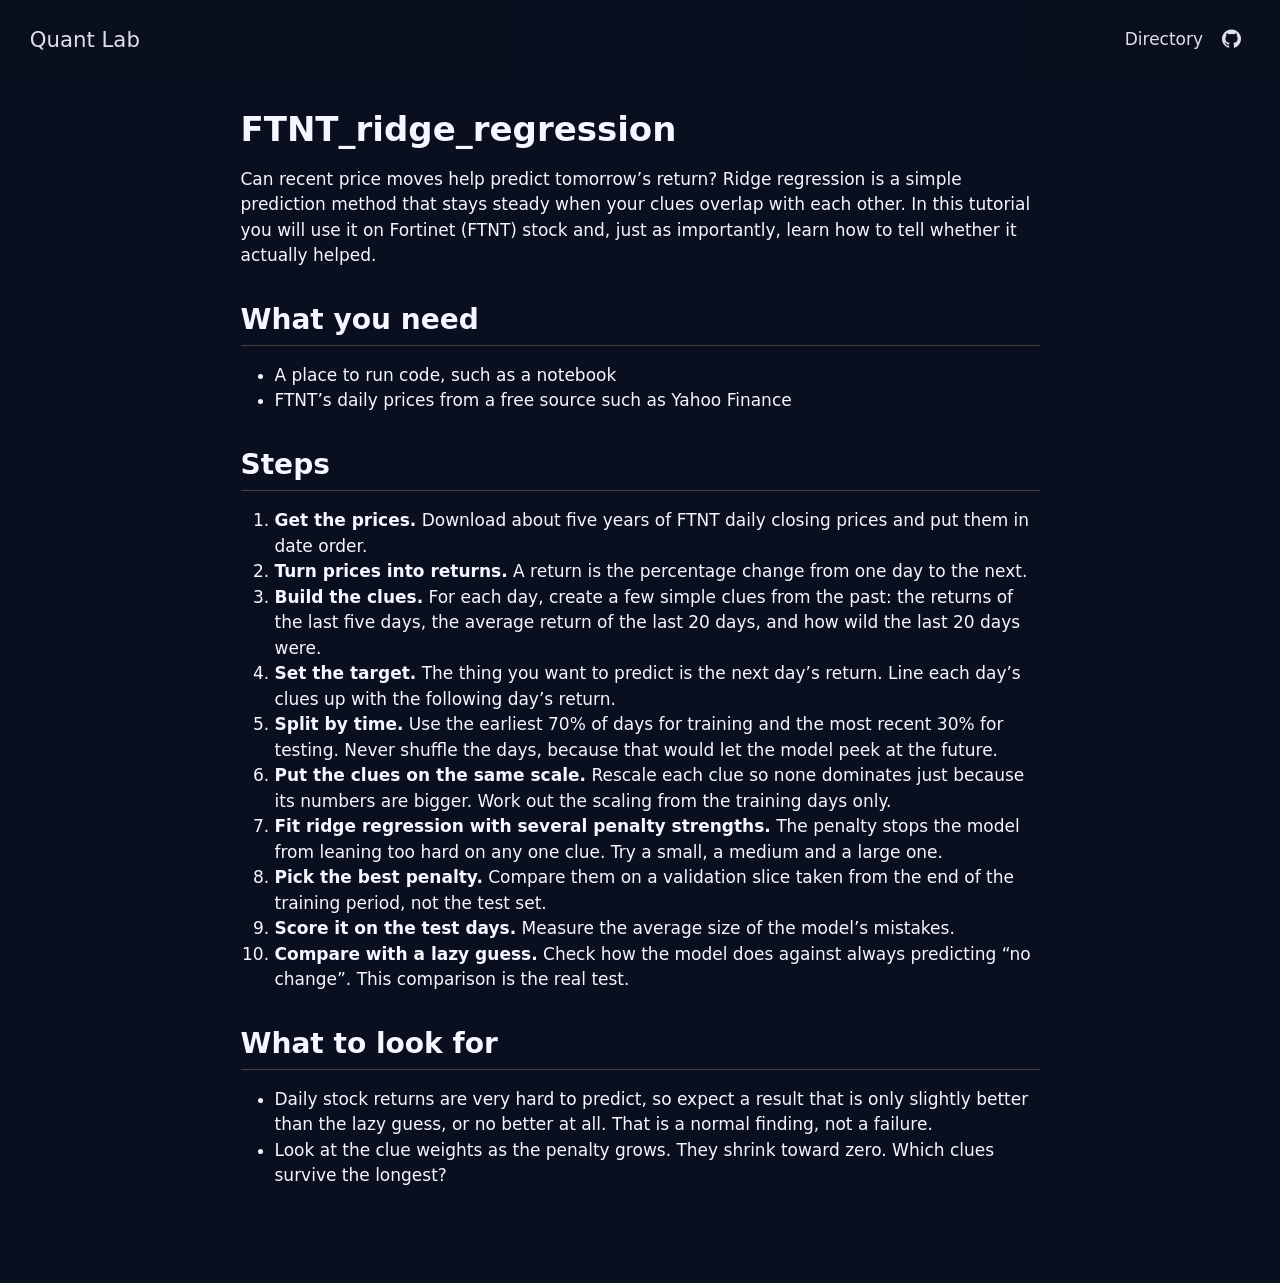
<file: projects/FTNT_ridge_regression.html>
<!DOCTYPE html>
<html xmlns="http://www.w3.org/1999/xhtml" lang="en" xml:lang="en"><head>

<meta charset="utf-8">
<meta name="generator" content="quarto-1.11.9">

<meta name="viewport" content="width=device-width, initial-scale=1.0, user-scalable=yes">


<title>FTNT_ridge_regression – Quant Lab</title>
<style>
/* Default styles provided by pandoc.
** See https://pandoc.org/MANUAL.html#variables-for-html for config info.
*/
span.smallcaps{font-variant: small-caps;}
div.columns{display: flex; gap: 1.5em;}
div.column{flex: auto;}
@media screen {
div.columns{gap: min(4vw, 1.5em);}
div.column{overflow-x: auto;}
}
div.hanging-indent{margin-left: 1.5em; text-indent: -1.5em;}
ul.task-list{list-style: none;}
ul.task-list li input[type="checkbox"] {
  width: 0.8em;
  margin: 0 0.8em 0.2em -1em; /* quarto-specific, see https://github.com/quarto-dev/quarto-cli/issues/4556 */ 
  vertical-align: middle;
}
</style>


<script src="../site_libs/quarto-nav/quarto-nav.js"></script>
<script src="../site_libs/quarto-nav/headroom.min.js"></script>
<script src="../site_libs/clipboard/clipboard.min.js"></script>
<script src="../site_libs/quarto-search/autocomplete.umd.js"></script>
<script src="../site_libs/quarto-search/fuse.min.js"></script>
<script src="../site_libs/quarto-search/quarto-search.js"></script>
<meta name="quarto:offset" content="../">
<script src="../site_libs/quarto-html/quarto.js" type="module"></script>
<script src="../site_libs/quarto-html/tabsets/tabsets.js" type="module"></script>
<script src="../site_libs/quarto-html/scrollable-regions/scrollable-regions.js" type="module"></script>
<script src="../site_libs/quarto-html/popper.min.js"></script>
<script src="../site_libs/quarto-html/tippy.umd.min.js"></script>
<script src="../site_libs/quarto-html/anchor.min.js"></script>
<link href="../site_libs/quarto-html/tippy.css" rel="stylesheet">
<link href="../site_libs/quarto-html/quarto-syntax-highlighting-dark-447e42e69aaa9833c0ba1b986f430b20.css" rel="stylesheet" id="quarto-text-highlighting-styles">
<script src="../site_libs/bootstrap/bootstrap.min.js"></script>
<link href="../site_libs/bootstrap/bootstrap-icons.css" rel="stylesheet">
<link href="../site_libs/bootstrap/bootstrap-0d0ea7cfce25db487583ad85cf6e38fb.min.css" rel="stylesheet" append-hash="true" id="quarto-bootstrap" data-mode="dark">
<script id="quarto-search-options" type="application/json">{
  "location": "navbar",
  "copy-button": false,
  "collapse-after": 3,
  "panel-placement": "end",
  "type": "overlay",
  "limit": 50,
  "keyboard-shortcut": [
    "f",
    "/",
    "s"
  ],
  "show-item-context": false,
  "language": {
    "search-no-results-text": "No results",
    "search-matching-documents-text": "matching documents",
    "search-copy-link-title": "Copy link to search",
    "search-hide-matches-text": "Hide additional matches",
    "search-more-match-text": "more match in this document",
    "search-more-matches-text": "more matches in this document",
    "search-clear-button-title": "Clear",
    "search-text-placeholder": "",
    "search-detached-cancel-button-title": "Cancel",
    "search-submit-button-title": "Submit",
    "search-label": "Search"
  }
}</script>


<link rel="stylesheet" href="../styles.css">
</head>

<body class="nav-fixed fullcontent quarto-light"><a id="quarto-skip-link" class="visually-hidden-focusable" href="#quarto-document-content">Skip to main content</a>

<div id="quarto-search-results"></div>
  <header id="quarto-header" class="headroom fixed-top">
    <nav class="navbar navbar-expand-lg " data-bs-theme="dark" aria-label="Site">
      <div class="navbar-container container-fluid">
      <div class="navbar-brand-container mx-auto">
    <a class="navbar-brand" href="../index.html">
    <span class="navbar-title">Quant Lab</span>
    </a>
  </div>
          <button class="navbar-toggler" type="button" data-bs-toggle="collapse" data-bs-target="#navbarCollapse" aria-controls="navbarCollapse" aria-expanded="false" aria-label="Toggle navigation" onclick="if (window.quartoToggleHeadroom) { window.quartoToggleHeadroom(); }">
  <span class="navbar-toggler-icon"></span>
</button>
          <div class="collapse navbar-collapse" id="navbarCollapse">
            <ul class="navbar-nav navbar-nav-scroll ms-auto">
  <li class="nav-item">
    <a class="nav-link" href="../directory.html"> 
<span class="menu-text">Directory</span></a>
  </li>  
  <li class="nav-item compact">
    <a class="nav-link" href="https://github.com/ojreece/quant-lab"> <i class="bi bi-github" role="img" aria-label="GitHub">
</i> 
<span class="menu-text"></span></a>
  </li>  
</ul>
          </div> <!-- /navcollapse -->
            <div class="quarto-navbar-tools">
</div>
      </div> <!-- /container-fluid -->
    </nav>
</header>
<!-- content -->
<div id="quarto-content" class="quarto-container page-columns page-rows-contents page-layout-article page-navbar">
<!-- sidebar -->
<!-- margin-sidebar -->
    
<!-- main -->
<main class="content" id="quarto-document-content" tabindex="-1">

<header id="title-block-header" class="quarto-title-block default">
<div class="quarto-title">
<h1 class="title">FTNT_ridge_regression</h1>
</div>



<div class="quarto-title-meta">

    
  
    
  </div>
  


</header>


<p>Can recent price moves help predict tomorrow’s return? Ridge regression is a simple prediction method that stays steady when your clues overlap with each other. In this tutorial you will use it on Fortinet (FTNT) stock and, just as importantly, learn how to tell whether it actually helped.</p>
<section id="what-you-need" class="level2">
<h2 class="anchored" data-anchor-id="what-you-need">What you need</h2>
<ul>
<li>A place to run code, such as a notebook</li>
<li>FTNT’s daily prices from a free source such as Yahoo Finance</li>
</ul>
</section>
<section id="steps" class="level2">
<h2 class="anchored" data-anchor-id="steps">Steps</h2>
<ol type="1">
<li><strong>Get the prices.</strong> Download about five years of FTNT daily closing prices and put them in date order.</li>
<li><strong>Turn prices into returns.</strong> A return is the percentage change from one day to the next.</li>
<li><strong>Build the clues.</strong> For each day, create a few simple clues from the past: the returns of the last five days, the average return of the last 20 days, and how wild the last 20 days were.</li>
<li><strong>Set the target.</strong> The thing you want to predict is the next day’s return. Line each day’s clues up with the following day’s return.</li>
<li><strong>Split by time.</strong> Use the earliest 70% of days for training and the most recent 30% for testing. Never shuffle the days, because that would let the model peek at the future.</li>
<li><strong>Put the clues on the same scale.</strong> Rescale each clue so none dominates just because its numbers are bigger. Work out the scaling from the training days only.</li>
<li><strong>Fit ridge regression with several penalty strengths.</strong> The penalty stops the model from leaning too hard on any one clue. Try a small, a medium and a large one.</li>
<li><strong>Pick the best penalty.</strong> Compare them on a validation slice taken from the end of the training period, not the test set.</li>
<li><strong>Score it on the test days.</strong> Measure the average size of the model’s mistakes.</li>
<li><strong>Compare with a lazy guess.</strong> Check how the model does against always predicting “no change”. This comparison is the real test.</li>
</ol>
</section>
<section id="what-to-look-for" class="level2">
<h2 class="anchored" data-anchor-id="what-to-look-for">What to look for</h2>
<ul>
<li>Daily stock returns are very hard to predict, so expect a result that is only slightly better than the lazy guess, or no better at all. That is a normal finding, not a failure.</li>
<li>Look at the clue weights as the penalty grows. They shrink toward zero. Which clues survive the longest?</li>
</ul>


</section>

</main> <!-- /main -->
<script id="quarto-html-after-body" type="application/javascript">
  window.document.addEventListener("DOMContentLoaded", function (event) {
    const icon = "";
    const anchorJS = new window.AnchorJS();
    anchorJS.options = {
      placement: 'right',
      icon: icon
    };
    anchorJS.add('.anchored');
    const isCodeAnnotation = (el) => {
      for (const clz of el.classList) {
        if (clz.startsWith('code-annotation-')) {                     
          return true;
        }
      }
      return false;
    }
    const onCopySuccess = function(e) {
      // button target
      const button = e.trigger;
      // don't keep focus
      button.blur();
      // flash "checked"
      button.classList.add('code-copy-button-checked');
      var currentTitle = button.getAttribute("title");
      button.setAttribute("title", "Copied!");
      let tooltip;
      if (window.bootstrap) {
        button.setAttribute("data-bs-toggle", "tooltip");
        button.setAttribute("data-bs-placement", "left");
        button.setAttribute("data-bs-title", "Copied!");
        tooltip = new bootstrap.Tooltip(button, 
          { trigger: "manual", 
            customClass: "code-copy-button-tooltip",
            offset: [0, -8]});
        tooltip.show();    
      }
      setTimeout(function() {
        if (tooltip) {
          tooltip.hide();
          button.removeAttribute("data-bs-title");
          button.removeAttribute("data-bs-toggle");
          button.removeAttribute("data-bs-placement");
        }
        button.setAttribute("title", currentTitle);
        button.classList.remove('code-copy-button-checked');
      }, 1000);
      // clear code selection
      e.clearSelection();
    }
    const getTextToCopy = function(trigger) {
      const outerScaffold = trigger.parentElement.cloneNode(true);
      const codeEl = outerScaffold.querySelector('code');
      for (const childEl of codeEl.children) {
        if (isCodeAnnotation(childEl)) {
          childEl.remove();
        }
      }
      return codeEl.innerText;
    }
    const clipboard = new window.ClipboardJS('.code-copy-button:not([data-in-quarto-modal])', {
      text: getTextToCopy
    });
    clipboard.on('success', onCopySuccess);
    if (window.document.getElementById('quarto-embedded-source-code-modal')) {
      const clipboardModal = new window.ClipboardJS('.code-copy-button[data-in-quarto-modal]', {
        text: getTextToCopy,
        container: window.document.getElementById('quarto-embedded-source-code-modal')
      });
      clipboardModal.on('success', onCopySuccess);
    }
      var localhostRegex = new RegExp(/^(?:http|https):\/\/localhost\:?[0-9]*\//);
      var mailtoRegex = new RegExp(/^mailto:/);
        var filterRegex = new RegExp("https:\/\/ojreece\.github\.io\/quant-lab\/");
      var isInternal = (href) => {
          return filterRegex.test(href) || localhostRegex.test(href) || mailtoRegex.test(href);
      }
      // Inspect non-navigation links and adorn them if external
      window.quartoDecorateExternalLinks = function (root) {
     var links = (root || window.document).querySelectorAll('a[href]:not(.nav-link):not(.navbar-brand):not(.toc-action):not(.sidebar-link):not(.sidebar-item-toggle):not(.pagination-link):not(.no-external):not([aria-hidden]):not(.dropdown-item):not(.quarto-navigation-tool):not(.about-link)');
      for (var i=0; i<links.length; i++) {
        const link = links[i];
        if (!isInternal(link.href)) {
          // undo the damage that might have been done by quarto-nav.js in the case of
          // links that we want to consider external
          if (link.dataset.originalHref !== undefined) {
            link.href = link.dataset.originalHref;
          }
          if (!link.classList.contains('no-external-icon')) {
          }
        }
      }
      };
      window.quartoDecorateExternalLinks(window.document);
    // Esc closes the popup (WCAG 1.4.13) and focus leaving both trigger and
    // popup closes it (WCAG 2.4.11); tippy handles neither for interactive popups.
    const hideOnEscAndFocusOut = {
      name: 'hideOnEscAndFocusOut',
      defaultValue: true,
      fn(instance) {
        const dismiss = () => {
          // A show scheduled by the trigger delay would otherwise reopen it
          instance.clearDelayTimeouts();
          instance.hide();
        };
        const onKeyDown = (event) => {
          if (event.key !== 'Escape') {
            return;
          }
          // Keep Esc from also reaching page handlers (e.g. reveal.js overview),
          // except an open reveal.js slide menu, which Esc should close too.
          // The menu handles keys only when its keyboard option is on.
          const menuHandlesEsc = window.Reveal?.getPlugin?.('menu')?.isOpen() &&
            window.Reveal.getConfig().menu?.keyboard !== false;
          if (!menuHandlesEsc) {
            event.stopPropagation();
          }
          if (instance.popper.contains(window.document.activeElement)) {
            // Disabled while refocusing so the focus trigger does not reopen it
            instance.disable();
            instance.reference.focus();
            instance.enable();
          }
          dismiss();
        };
        const onFocusOut = (event) => {
          const target = event.relatedTarget;
          if (target && !instance.reference.contains(target) &&
              !instance.popper.contains(target)) {
            dismiss();
          }
        };
        // On the trigger too: a click trigger (code-annotations: select) has no
        // blur handling. Attached for the instance's lifetime so leaving the
        // trigger also cancels a show still pending on the trigger delay.
        instance.reference.addEventListener('focusout', onFocusOut);
        return {
          onShow() {
            window.document.addEventListener('keydown', onKeyDown, true);
            instance.popper.addEventListener('focusout', onFocusOut);
          },
          onHide() {
            window.document.removeEventListener('keydown', onKeyDown, true);
            instance.popper.removeEventListener('focusout', onFocusOut);
          },
          onDestroy() {
            instance.reference.removeEventListener('focusout', onFocusOut);
          },
        };
      },
    };
    function tippyHover(el, contentFn, onTriggerFn, onUntriggerFn) {
      const config = {
        allowHTML: true,
        maxWidth: 500,
        delay: 100,
        arrow: false,
        appendTo: function(el) {
            return el.parentElement;
        },
        interactive: true,
        interactiveBorder: 10,
        theme: 'quarto',
        placement: 'bottom-start',
        plugins: [hideOnEscAndFocusOut],
      };
      if (contentFn) {
        config.content = contentFn;
      }
      if (onTriggerFn) {
        config.onTrigger = onTriggerFn;
      }
      if (onUntriggerFn) {
        config.onUntrigger = onUntriggerFn;
      }
      window.tippy(el, config); 
    }
    const noterefs = window.document.querySelectorAll('a[role="doc-noteref"]');
    for (var i=0; i<noterefs.length; i++) {
      const ref = noterefs[i];
      tippyHover(ref, function() {
        // use id or data attribute instead here
        let href = ref.getAttribute('data-footnote-href') || ref.getAttribute('href');
        try { href = new URL(href).hash; } catch {}
        const id = href.replace(/^#\/?/, "");
        const note = window.document.getElementById(id);
        if (note) {
          return note.innerHTML;
        } else {
          return "";
        }
      });
    }
    const xrefs = window.document.querySelectorAll('a.quarto-xref');
    const processXRef = (id, note) => {
      // Strip column container classes
      const stripColumnClz = (el) => {
        el.classList.remove("page-full", "page-columns");
        if (el.children) {
          for (const child of el.children) {
            stripColumnClz(child);
          }
        }
      }
      stripColumnClz(note)
      if (id === null || id.startsWith('sec-')) {
        // Special case sections, only their first couple elements
        const container = document.createElement("div");
        if (note.children && note.children.length > 2) {
          container.appendChild(note.children[0].cloneNode(true));
          for (let i = 1; i < note.children.length; i++) {
            const child = note.children[i];
            if (child.tagName === "P" && child.innerText === "") {
              continue;
            } else {
              container.appendChild(child.cloneNode(true));
              break;
            }
          }
          if (window.Quarto?.typesetMath) {
            window.Quarto.typesetMath(container);
          }
          return container.innerHTML
        } else {
          if (window.Quarto?.typesetMath) {
            window.Quarto.typesetMath(note);
          }
          return note.innerHTML;
        }
      } else {
        // Remove any anchor links if they are present
        const anchorLink = note.querySelector('a.anchorjs-link');
        if (anchorLink) {
          anchorLink.remove();
        }
        if (window.Quarto?.typesetMath) {
          window.Quarto.typesetMath(note);
        }
        if (note.classList.contains("callout")) {
          return note.outerHTML;
        } else {
          return note.innerHTML;
        }
      }
    }
    for (var i=0; i<xrefs.length; i++) {
      const xref = xrefs[i];
      tippyHover(xref, undefined, function(instance) {
        instance.disable();
        let url = xref.getAttribute('href');
        let hash = undefined; 
        if (url.startsWith('#')) {
          hash = url;
        } else {
          try { hash = new URL(url).hash; } catch {}
        }
        if (hash) {
          const id = hash.replace(/^#\/?/, "");
          const note = window.document.getElementById(id);
          if (note !== null) {
            try {
              const html = processXRef(id, note.cloneNode(true));
              instance.setContent(html);
            } finally {
              instance.enable();
              instance.show();
            }
          } else {
            // See if we can fetch this
            fetch(url.split('#')[0])
            .then(res => res.text())
            .then(html => {
              const parser = new DOMParser();
              const htmlDoc = parser.parseFromString(html, "text/html");
              const note = htmlDoc.getElementById(id);
              if (note !== null) {
                const html = processXRef(id, note);
                instance.setContent(html);
              } 
            }).finally(() => {
              instance.enable();
              instance.show();
            });
          }
        } else {
          // See if we can fetch a full url (with no hash to target)
          // This is a special case and we should probably do some content thinning / targeting
          fetch(url)
          .then(res => res.text())
          .then(html => {
            const parser = new DOMParser();
            const htmlDoc = parser.parseFromString(html, "text/html");
            const note = htmlDoc.querySelector('main.content');
            if (note !== null) {
              // This should only happen for chapter cross references
              // (since there is no id in the URL)
              // remove the first header
              if (note.children.length > 0 && note.children[0].tagName === "HEADER") {
                note.children[0].remove();
              }
              const html = processXRef(null, note);
              instance.setContent(html);
            } 
          }).finally(() => {
            instance.enable();
            instance.show();
          });
        }
      }, function(instance) {
      });
    }
        let selectedAnnoteEl;
        const selectorForAnnotation = ( cell, annotation) => {
          let cellAttr = 'data-code-cell="' + cell + '"';
          let lineAttr = 'data-code-annotation="' +  annotation + '"';
          const selector = 'span[' + cellAttr + '][' + lineAttr + ']';
          return selector;
        }
        const selectCodeLines = (annoteEl) => {
          const doc = window.document;
          const targetCell = annoteEl.getAttribute("data-target-cell");
          const targetAnnotation = annoteEl.getAttribute("data-target-annotation");
          const annoteSpan = window.document.querySelector(selectorForAnnotation(targetCell, targetAnnotation));
          const lines = annoteSpan.getAttribute("data-code-lines").split(",");
          const lineIds = lines.map((line) => {
            return targetCell + "-" + line;
          })
          // Each band is positioned against its own containing block, which is
          // not the offsetParent of the lines, so place it from client rects.
          const placeBand = (band, firstEl, lastEl, codeBlock) => {
            const container = band.offsetParent;
            if (container === null) {
              return;
            }
            const containerRect = container.getBoundingClientRect();
            // Reveal.js scales slides with a transform, so convert client
            // pixels back to the CSS pixels of the container.
            const scale = containerRect.height / container.offsetHeight || 1;
            const firstRect = firstEl.getBoundingClientRect();
            const lastRect = lastEl.getBoundingClientRect();
            const top = (firstRect.top - containerRect.top) / scale - container.clientTop + container.scrollTop;
            const height = (lastRect.bottom - firstRect.top) / scale;
            band.style.top = top - 2 + "px";
            band.style.height = height + 4 + "px";
            if (codeBlock) {
              // Without the copy button wrapper, the containing block is wider
              // than the code block, so span the code block explicitly.
              const blockRect = codeBlock.getBoundingClientRect();
              band.style.left = (blockRect.left - containerRect.left) / scale - container.clientLeft + container.scrollLeft + "px";
              band.style.width = blockRect.width / scale + "px";
            }
          };
          if (lineIds.length > 0) {
            const el = window.document.getElementById(lineIds[0]);
            const lastEl = window.document.getElementById(lineIds[lineIds.length - 1]);
            const parent = el.parentElement.parentElement;
            // cook up a div (if necessary) and position it
            let div = window.document.getElementById("code-annotation-line-highlight");
            if (div === null) {
              div = window.document.createElement("div");
              div.setAttribute("id", "code-annotation-line-highlight");
              div.style.position = 'absolute';
              parent.appendChild(div);
            }
            placeBand(div, el, lastEl, parent.closest("div.sourceCode") || parent);
            let gutterDiv = window.document.getElementById("code-annotation-line-highlight-gutter");
            if (gutterDiv === null) {
              gutterDiv = window.document.createElement("div");
              gutterDiv.setAttribute("id", "code-annotation-line-highlight-gutter");
              gutterDiv.style.position = 'absolute';
              const codeCell = window.document.getElementById(targetCell);
              const gutter = codeCell.querySelector('.code-annotation-gutter');
              gutter.appendChild(gutterDiv);
            }
            placeBand(gutterDiv, el, lastEl);
            selectedAnnoteEl = annoteEl;
          }
        };
        const unselectCodeLines = () => {
          const elementsIds = ["code-annotation-line-highlight", "code-annotation-line-highlight-gutter"];
          elementsIds.forEach((elId) => {
            const div = window.document.getElementById(elId);
            if (div) {
              div.remove();
            }
          });
          selectedAnnoteEl = undefined;
        };
          // Handle positioning of the toggle
      window.addEventListener(
        "resize",
        throttle(() => {
          elRect = undefined;
          if (selectedAnnoteEl) {
            selectCodeLines(selectedAnnoteEl);
          }
        }, 10)
      );
      function throttle(fn, ms) {
      let throttle = false;
      let timer;
        return (...args) => {
          if(!throttle) { // first call gets through
              fn.apply(this, args);
              throttle = true;
          } else { // all the others get throttled
              if(timer) clearTimeout(timer); // cancel #2
              timer = setTimeout(() => {
                fn.apply(this, args);
                timer = throttle = false;
              }, ms);
          }
        };
      }
        // Attach click handler to the DT
        const annoteDls = window.document.querySelectorAll('dt[data-target-cell]');
        for (const annoteDlNode of annoteDls) {
          annoteDlNode.addEventListener('click', (event) => {
            const clickedEl = event.target;
            if (clickedEl !== selectedAnnoteEl) {
              unselectCodeLines();
              const activeEl = window.document.querySelector('dt[data-target-cell].code-annotation-active');
              if (activeEl) {
                activeEl.classList.remove('code-annotation-active');
              }
              selectCodeLines(clickedEl);
              clickedEl.classList.add('code-annotation-active');
            } else {
              // Unselect the line
              unselectCodeLines();
              clickedEl.classList.remove('code-annotation-active');
            }
          });
        }
    const findCites = (el) => {
      const parentEl = el.parentElement;
      if (parentEl) {
        const cites = parentEl.dataset.cites;
        if (cites) {
          return {
            el,
            cites: cites.split(' ')
          };
        } else {
          return findCites(el.parentElement)
        }
      } else {
        return undefined;
      }
    };
    var bibliorefs = window.document.querySelectorAll('a[role="doc-biblioref"]');
    for (var i=0; i<bibliorefs.length; i++) {
      const ref = bibliorefs[i];
      const citeInfo = findCites(ref);
      if (citeInfo) {
        tippyHover(citeInfo.el, function() {
          var popup = window.document.createElement('div');
          citeInfo.cites.forEach(function(cite) {
            var citeDiv = window.document.createElement('div');
            citeDiv.classList.add('hanging-indent');
            citeDiv.classList.add('csl-entry');
            var biblioDiv = window.document.getElementById('ref-' + cite);
            if (biblioDiv) {
              citeDiv.innerHTML = biblioDiv.innerHTML;
            }
            popup.appendChild(citeDiv);
          });
          return popup.innerHTML;
        });
      }
    }
  });
  </script>
  <script type="application/javascript">
  window.quartoScrollableRegionsLabels = {"code":"Scrollable code","output":"Scrollable output"};
  </script>
</div> <!-- /content -->




</body></html>
</file>
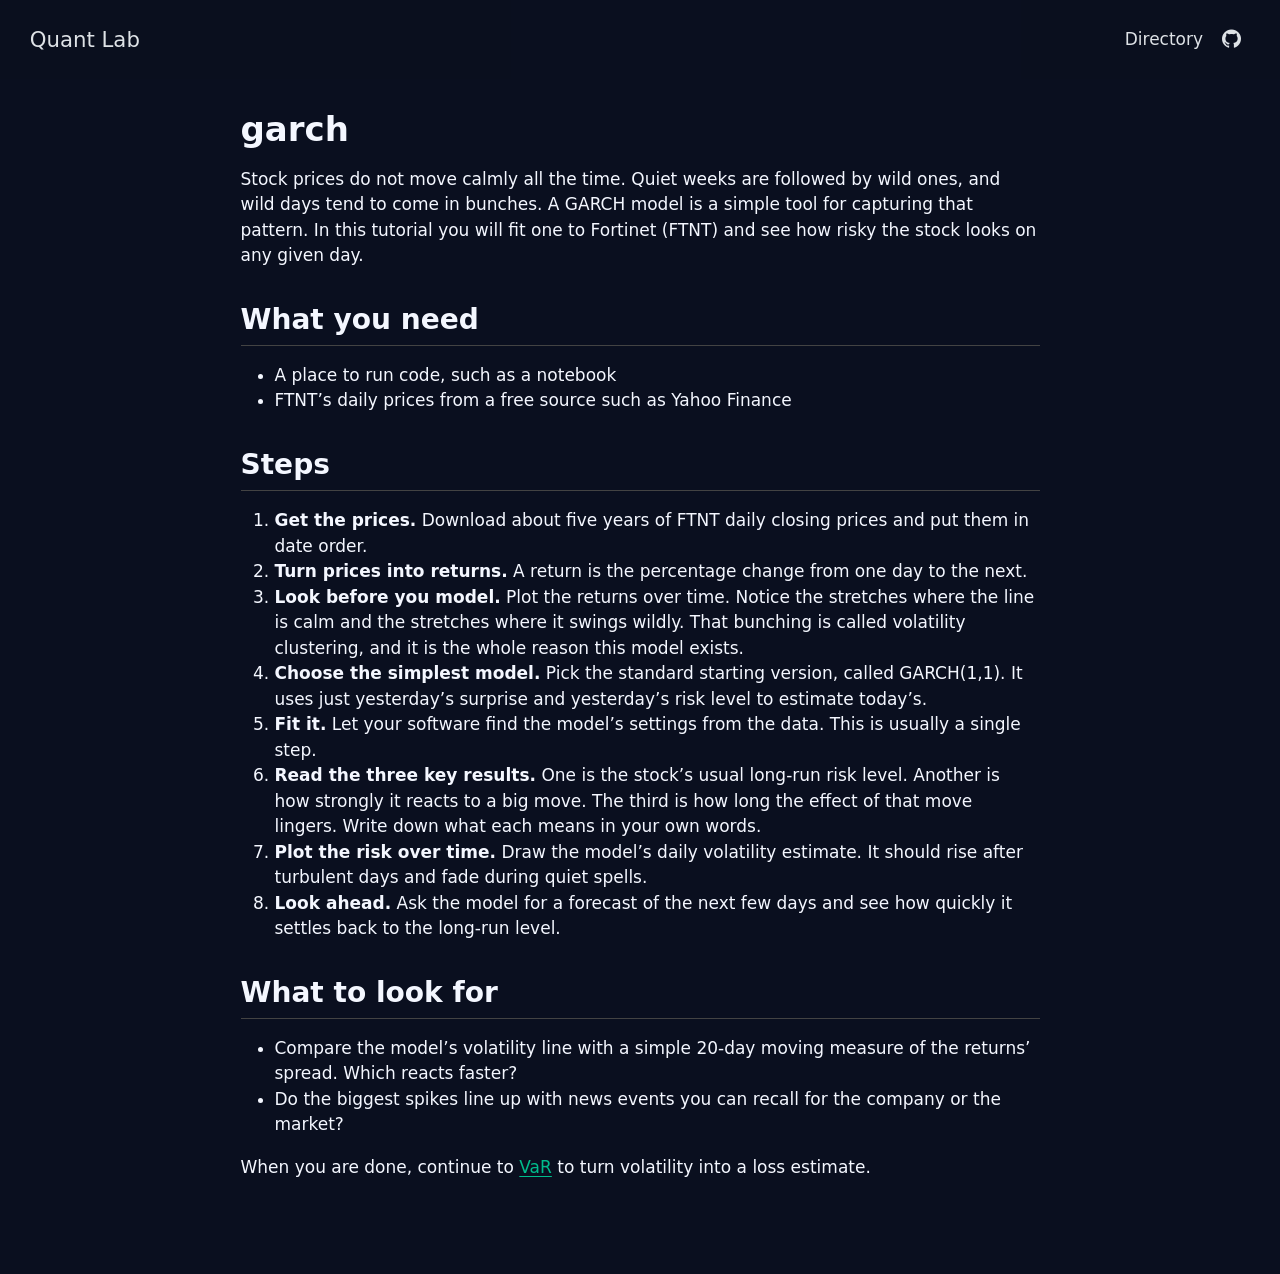
<file: projects/garch.html>
<!DOCTYPE html>
<html xmlns="http://www.w3.org/1999/xhtml" lang="en" xml:lang="en"><head>

<meta charset="utf-8">
<meta name="generator" content="quarto-1.11.9">

<meta name="viewport" content="width=device-width, initial-scale=1.0, user-scalable=yes">


<title>garch – Quant Lab</title>
<style>
/* Default styles provided by pandoc.
** See https://pandoc.org/MANUAL.html#variables-for-html for config info.
*/
span.smallcaps{font-variant: small-caps;}
div.columns{display: flex; gap: 1.5em;}
div.column{flex: auto;}
@media screen {
div.columns{gap: min(4vw, 1.5em);}
div.column{overflow-x: auto;}
}
div.hanging-indent{margin-left: 1.5em; text-indent: -1.5em;}
ul.task-list{list-style: none;}
ul.task-list li input[type="checkbox"] {
  width: 0.8em;
  margin: 0 0.8em 0.2em -1em; /* quarto-specific, see https://github.com/quarto-dev/quarto-cli/issues/4556 */ 
  vertical-align: middle;
}
</style>


<script src="../site_libs/quarto-nav/quarto-nav.js"></script>
<script src="../site_libs/quarto-nav/headroom.min.js"></script>
<script src="../site_libs/clipboard/clipboard.min.js"></script>
<script src="../site_libs/quarto-search/autocomplete.umd.js"></script>
<script src="../site_libs/quarto-search/fuse.min.js"></script>
<script src="../site_libs/quarto-search/quarto-search.js"></script>
<meta name="quarto:offset" content="../">
<script src="../site_libs/quarto-html/quarto.js" type="module"></script>
<script src="../site_libs/quarto-html/tabsets/tabsets.js" type="module"></script>
<script src="../site_libs/quarto-html/scrollable-regions/scrollable-regions.js" type="module"></script>
<script src="../site_libs/quarto-html/popper.min.js"></script>
<script src="../site_libs/quarto-html/tippy.umd.min.js"></script>
<script src="../site_libs/quarto-html/anchor.min.js"></script>
<link href="../site_libs/quarto-html/tippy.css" rel="stylesheet">
<link href="../site_libs/quarto-html/quarto-syntax-highlighting-dark-447e42e69aaa9833c0ba1b986f430b20.css" rel="stylesheet" id="quarto-text-highlighting-styles">
<script src="../site_libs/bootstrap/bootstrap.min.js"></script>
<link href="../site_libs/bootstrap/bootstrap-icons.css" rel="stylesheet">
<link href="../site_libs/bootstrap/bootstrap-0d0ea7cfce25db487583ad85cf6e38fb.min.css" rel="stylesheet" append-hash="true" id="quarto-bootstrap" data-mode="dark">
<script id="quarto-search-options" type="application/json">{
  "location": "navbar",
  "copy-button": false,
  "collapse-after": 3,
  "panel-placement": "end",
  "type": "overlay",
  "limit": 50,
  "keyboard-shortcut": [
    "f",
    "/",
    "s"
  ],
  "show-item-context": false,
  "language": {
    "search-no-results-text": "No results",
    "search-matching-documents-text": "matching documents",
    "search-copy-link-title": "Copy link to search",
    "search-hide-matches-text": "Hide additional matches",
    "search-more-match-text": "more match in this document",
    "search-more-matches-text": "more matches in this document",
    "search-clear-button-title": "Clear",
    "search-text-placeholder": "",
    "search-detached-cancel-button-title": "Cancel",
    "search-submit-button-title": "Submit",
    "search-label": "Search"
  }
}</script>


<link rel="stylesheet" href="../styles.css">
</head>

<body class="nav-fixed fullcontent quarto-light"><a id="quarto-skip-link" class="visually-hidden-focusable" href="#quarto-document-content">Skip to main content</a>

<div id="quarto-search-results"></div>
  <header id="quarto-header" class="headroom fixed-top">
    <nav class="navbar navbar-expand-lg " data-bs-theme="dark" aria-label="Site">
      <div class="navbar-container container-fluid">
      <div class="navbar-brand-container mx-auto">
    <a class="navbar-brand" href="../index.html">
    <span class="navbar-title">Quant Lab</span>
    </a>
  </div>
          <button class="navbar-toggler" type="button" data-bs-toggle="collapse" data-bs-target="#navbarCollapse" aria-controls="navbarCollapse" aria-expanded="false" aria-label="Toggle navigation" onclick="if (window.quartoToggleHeadroom) { window.quartoToggleHeadroom(); }">
  <span class="navbar-toggler-icon"></span>
</button>
          <div class="collapse navbar-collapse" id="navbarCollapse">
            <ul class="navbar-nav navbar-nav-scroll ms-auto">
  <li class="nav-item">
    <a class="nav-link" href="../directory.html"> 
<span class="menu-text">Directory</span></a>
  </li>  
  <li class="nav-item compact">
    <a class="nav-link" href="https://github.com/ojreece/quant-lab"> <i class="bi bi-github" role="img" aria-label="GitHub">
</i> 
<span class="menu-text"></span></a>
  </li>  
</ul>
          </div> <!-- /navcollapse -->
            <div class="quarto-navbar-tools">
</div>
      </div> <!-- /container-fluid -->
    </nav>
</header>
<!-- content -->
<div id="quarto-content" class="quarto-container page-columns page-rows-contents page-layout-article page-navbar">
<!-- sidebar -->
<!-- margin-sidebar -->
    
<!-- main -->
<main class="content" id="quarto-document-content" tabindex="-1">

<header id="title-block-header" class="quarto-title-block default">
<div class="quarto-title">
<h1 class="title">garch</h1>
</div>



<div class="quarto-title-meta">

    
  
    
  </div>
  


</header>


<p>Stock prices do not move calmly all the time. Quiet weeks are followed by wild ones, and wild days tend to come in bunches. A GARCH model is a simple tool for capturing that pattern. In this tutorial you will fit one to Fortinet (FTNT) and see how risky the stock looks on any given day.</p>
<section id="what-you-need" class="level2">
<h2 class="anchored" data-anchor-id="what-you-need">What you need</h2>
<ul>
<li>A place to run code, such as a notebook</li>
<li>FTNT’s daily prices from a free source such as Yahoo Finance</li>
</ul>
</section>
<section id="steps" class="level2">
<h2 class="anchored" data-anchor-id="steps">Steps</h2>
<ol type="1">
<li><strong>Get the prices.</strong> Download about five years of FTNT daily closing prices and put them in date order.</li>
<li><strong>Turn prices into returns.</strong> A return is the percentage change from one day to the next.</li>
<li><strong>Look before you model.</strong> Plot the returns over time. Notice the stretches where the line is calm and the stretches where it swings wildly. That bunching is called volatility clustering, and it is the whole reason this model exists.</li>
<li><strong>Choose the simplest model.</strong> Pick the standard starting version, called GARCH(1,1). It uses just yesterday’s surprise and yesterday’s risk level to estimate today’s.</li>
<li><strong>Fit it.</strong> Let your software find the model’s settings from the data. This is usually a single step.</li>
<li><strong>Read the three key results.</strong> One is the stock’s usual long-run risk level. Another is how strongly it reacts to a big move. The third is how long the effect of that move lingers. Write down what each means in your own words.</li>
<li><strong>Plot the risk over time.</strong> Draw the model’s daily volatility estimate. It should rise after turbulent days and fade during quiet spells.</li>
<li><strong>Look ahead.</strong> Ask the model for a forecast of the next few days and see how quickly it settles back to the long-run level.</li>
</ol>
</section>
<section id="what-to-look-for" class="level2">
<h2 class="anchored" data-anchor-id="what-to-look-for">What to look for</h2>
<ul>
<li>Compare the model’s volatility line with a simple 20-day moving measure of the returns’ spread. Which reacts faster?</li>
<li>Do the biggest spikes line up with news events you can recall for the company or the market?</li>
</ul>
<p>When you are done, continue to <a href="../projects/var.html">VaR</a> to turn volatility into a loss estimate.</p>


</section>

</main> <!-- /main -->
<script id="quarto-html-after-body" type="application/javascript">
  window.document.addEventListener("DOMContentLoaded", function (event) {
    const icon = "";
    const anchorJS = new window.AnchorJS();
    anchorJS.options = {
      placement: 'right',
      icon: icon
    };
    anchorJS.add('.anchored');
    const isCodeAnnotation = (el) => {
      for (const clz of el.classList) {
        if (clz.startsWith('code-annotation-')) {                     
          return true;
        }
      }
      return false;
    }
    const onCopySuccess = function(e) {
      // button target
      const button = e.trigger;
      // don't keep focus
      button.blur();
      // flash "checked"
      button.classList.add('code-copy-button-checked');
      var currentTitle = button.getAttribute("title");
      button.setAttribute("title", "Copied!");
      let tooltip;
      if (window.bootstrap) {
        button.setAttribute("data-bs-toggle", "tooltip");
        button.setAttribute("data-bs-placement", "left");
        button.setAttribute("data-bs-title", "Copied!");
        tooltip = new bootstrap.Tooltip(button, 
          { trigger: "manual", 
            customClass: "code-copy-button-tooltip",
            offset: [0, -8]});
        tooltip.show();    
      }
      setTimeout(function() {
        if (tooltip) {
          tooltip.hide();
          button.removeAttribute("data-bs-title");
          button.removeAttribute("data-bs-toggle");
          button.removeAttribute("data-bs-placement");
        }
        button.setAttribute("title", currentTitle);
        button.classList.remove('code-copy-button-checked');
      }, 1000);
      // clear code selection
      e.clearSelection();
    }
    const getTextToCopy = function(trigger) {
      const outerScaffold = trigger.parentElement.cloneNode(true);
      const codeEl = outerScaffold.querySelector('code');
      for (const childEl of codeEl.children) {
        if (isCodeAnnotation(childEl)) {
          childEl.remove();
        }
      }
      return codeEl.innerText;
    }
    const clipboard = new window.ClipboardJS('.code-copy-button:not([data-in-quarto-modal])', {
      text: getTextToCopy
    });
    clipboard.on('success', onCopySuccess);
    if (window.document.getElementById('quarto-embedded-source-code-modal')) {
      const clipboardModal = new window.ClipboardJS('.code-copy-button[data-in-quarto-modal]', {
        text: getTextToCopy,
        container: window.document.getElementById('quarto-embedded-source-code-modal')
      });
      clipboardModal.on('success', onCopySuccess);
    }
      var localhostRegex = new RegExp(/^(?:http|https):\/\/localhost\:?[0-9]*\//);
      var mailtoRegex = new RegExp(/^mailto:/);
        var filterRegex = new RegExp("https:\/\/ojreece\.github\.io\/quant-lab\/");
      var isInternal = (href) => {
          return filterRegex.test(href) || localhostRegex.test(href) || mailtoRegex.test(href);
      }
      // Inspect non-navigation links and adorn them if external
      window.quartoDecorateExternalLinks = function (root) {
     var links = (root || window.document).querySelectorAll('a[href]:not(.nav-link):not(.navbar-brand):not(.toc-action):not(.sidebar-link):not(.sidebar-item-toggle):not(.pagination-link):not(.no-external):not([aria-hidden]):not(.dropdown-item):not(.quarto-navigation-tool):not(.about-link)');
      for (var i=0; i<links.length; i++) {
        const link = links[i];
        if (!isInternal(link.href)) {
          // undo the damage that might have been done by quarto-nav.js in the case of
          // links that we want to consider external
          if (link.dataset.originalHref !== undefined) {
            link.href = link.dataset.originalHref;
          }
          if (!link.classList.contains('no-external-icon')) {
          }
        }
      }
      };
      window.quartoDecorateExternalLinks(window.document);
    // Esc closes the popup (WCAG 1.4.13) and focus leaving both trigger and
    // popup closes it (WCAG 2.4.11); tippy handles neither for interactive popups.
    const hideOnEscAndFocusOut = {
      name: 'hideOnEscAndFocusOut',
      defaultValue: true,
      fn(instance) {
        const dismiss = () => {
          // A show scheduled by the trigger delay would otherwise reopen it
          instance.clearDelayTimeouts();
          instance.hide();
        };
        const onKeyDown = (event) => {
          if (event.key !== 'Escape') {
            return;
          }
          // Keep Esc from also reaching page handlers (e.g. reveal.js overview),
          // except an open reveal.js slide menu, which Esc should close too.
          // The menu handles keys only when its keyboard option is on.
          const menuHandlesEsc = window.Reveal?.getPlugin?.('menu')?.isOpen() &&
            window.Reveal.getConfig().menu?.keyboard !== false;
          if (!menuHandlesEsc) {
            event.stopPropagation();
          }
          if (instance.popper.contains(window.document.activeElement)) {
            // Disabled while refocusing so the focus trigger does not reopen it
            instance.disable();
            instance.reference.focus();
            instance.enable();
          }
          dismiss();
        };
        const onFocusOut = (event) => {
          const target = event.relatedTarget;
          if (target && !instance.reference.contains(target) &&
              !instance.popper.contains(target)) {
            dismiss();
          }
        };
        // On the trigger too: a click trigger (code-annotations: select) has no
        // blur handling. Attached for the instance's lifetime so leaving the
        // trigger also cancels a show still pending on the trigger delay.
        instance.reference.addEventListener('focusout', onFocusOut);
        return {
          onShow() {
            window.document.addEventListener('keydown', onKeyDown, true);
            instance.popper.addEventListener('focusout', onFocusOut);
          },
          onHide() {
            window.document.removeEventListener('keydown', onKeyDown, true);
            instance.popper.removeEventListener('focusout', onFocusOut);
          },
          onDestroy() {
            instance.reference.removeEventListener('focusout', onFocusOut);
          },
        };
      },
    };
    function tippyHover(el, contentFn, onTriggerFn, onUntriggerFn) {
      const config = {
        allowHTML: true,
        maxWidth: 500,
        delay: 100,
        arrow: false,
        appendTo: function(el) {
            return el.parentElement;
        },
        interactive: true,
        interactiveBorder: 10,
        theme: 'quarto',
        placement: 'bottom-start',
        plugins: [hideOnEscAndFocusOut],
      };
      if (contentFn) {
        config.content = contentFn;
      }
      if (onTriggerFn) {
        config.onTrigger = onTriggerFn;
      }
      if (onUntriggerFn) {
        config.onUntrigger = onUntriggerFn;
      }
      window.tippy(el, config); 
    }
    const noterefs = window.document.querySelectorAll('a[role="doc-noteref"]');
    for (var i=0; i<noterefs.length; i++) {
      const ref = noterefs[i];
      tippyHover(ref, function() {
        // use id or data attribute instead here
        let href = ref.getAttribute('data-footnote-href') || ref.getAttribute('href');
        try { href = new URL(href).hash; } catch {}
        const id = href.replace(/^#\/?/, "");
        const note = window.document.getElementById(id);
        if (note) {
          return note.innerHTML;
        } else {
          return "";
        }
      });
    }
    const xrefs = window.document.querySelectorAll('a.quarto-xref');
    const processXRef = (id, note) => {
      // Strip column container classes
      const stripColumnClz = (el) => {
        el.classList.remove("page-full", "page-columns");
        if (el.children) {
          for (const child of el.children) {
            stripColumnClz(child);
          }
        }
      }
      stripColumnClz(note)
      if (id === null || id.startsWith('sec-')) {
        // Special case sections, only their first couple elements
        const container = document.createElement("div");
        if (note.children && note.children.length > 2) {
          container.appendChild(note.children[0].cloneNode(true));
          for (let i = 1; i < note.children.length; i++) {
            const child = note.children[i];
            if (child.tagName === "P" && child.innerText === "") {
              continue;
            } else {
              container.appendChild(child.cloneNode(true));
              break;
            }
          }
          if (window.Quarto?.typesetMath) {
            window.Quarto.typesetMath(container);
          }
          return container.innerHTML
        } else {
          if (window.Quarto?.typesetMath) {
            window.Quarto.typesetMath(note);
          }
          return note.innerHTML;
        }
      } else {
        // Remove any anchor links if they are present
        const anchorLink = note.querySelector('a.anchorjs-link');
        if (anchorLink) {
          anchorLink.remove();
        }
        if (window.Quarto?.typesetMath) {
          window.Quarto.typesetMath(note);
        }
        if (note.classList.contains("callout")) {
          return note.outerHTML;
        } else {
          return note.innerHTML;
        }
      }
    }
    for (var i=0; i<xrefs.length; i++) {
      const xref = xrefs[i];
      tippyHover(xref, undefined, function(instance) {
        instance.disable();
        let url = xref.getAttribute('href');
        let hash = undefined; 
        if (url.startsWith('#')) {
          hash = url;
        } else {
          try { hash = new URL(url).hash; } catch {}
        }
        if (hash) {
          const id = hash.replace(/^#\/?/, "");
          const note = window.document.getElementById(id);
          if (note !== null) {
            try {
              const html = processXRef(id, note.cloneNode(true));
              instance.setContent(html);
            } finally {
              instance.enable();
              instance.show();
            }
          } else {
            // See if we can fetch this
            fetch(url.split('#')[0])
            .then(res => res.text())
            .then(html => {
              const parser = new DOMParser();
              const htmlDoc = parser.parseFromString(html, "text/html");
              const note = htmlDoc.getElementById(id);
              if (note !== null) {
                const html = processXRef(id, note);
                instance.setContent(html);
              } 
            }).finally(() => {
              instance.enable();
              instance.show();
            });
          }
        } else {
          // See if we can fetch a full url (with no hash to target)
          // This is a special case and we should probably do some content thinning / targeting
          fetch(url)
          .then(res => res.text())
          .then(html => {
            const parser = new DOMParser();
            const htmlDoc = parser.parseFromString(html, "text/html");
            const note = htmlDoc.querySelector('main.content');
            if (note !== null) {
              // This should only happen for chapter cross references
              // (since there is no id in the URL)
              // remove the first header
              if (note.children.length > 0 && note.children[0].tagName === "HEADER") {
                note.children[0].remove();
              }
              const html = processXRef(null, note);
              instance.setContent(html);
            } 
          }).finally(() => {
            instance.enable();
            instance.show();
          });
        }
      }, function(instance) {
      });
    }
        let selectedAnnoteEl;
        const selectorForAnnotation = ( cell, annotation) => {
          let cellAttr = 'data-code-cell="' + cell + '"';
          let lineAttr = 'data-code-annotation="' +  annotation + '"';
          const selector = 'span[' + cellAttr + '][' + lineAttr + ']';
          return selector;
        }
        const selectCodeLines = (annoteEl) => {
          const doc = window.document;
          const targetCell = annoteEl.getAttribute("data-target-cell");
          const targetAnnotation = annoteEl.getAttribute("data-target-annotation");
          const annoteSpan = window.document.querySelector(selectorForAnnotation(targetCell, targetAnnotation));
          const lines = annoteSpan.getAttribute("data-code-lines").split(",");
          const lineIds = lines.map((line) => {
            return targetCell + "-" + line;
          })
          // Each band is positioned against its own containing block, which is
          // not the offsetParent of the lines, so place it from client rects.
          const placeBand = (band, firstEl, lastEl, codeBlock) => {
            const container = band.offsetParent;
            if (container === null) {
              return;
            }
            const containerRect = container.getBoundingClientRect();
            // Reveal.js scales slides with a transform, so convert client
            // pixels back to the CSS pixels of the container.
            const scale = containerRect.height / container.offsetHeight || 1;
            const firstRect = firstEl.getBoundingClientRect();
            const lastRect = lastEl.getBoundingClientRect();
            const top = (firstRect.top - containerRect.top) / scale - container.clientTop + container.scrollTop;
            const height = (lastRect.bottom - firstRect.top) / scale;
            band.style.top = top - 2 + "px";
            band.style.height = height + 4 + "px";
            if (codeBlock) {
              // Without the copy button wrapper, the containing block is wider
              // than the code block, so span the code block explicitly.
              const blockRect = codeBlock.getBoundingClientRect();
              band.style.left = (blockRect.left - containerRect.left) / scale - container.clientLeft + container.scrollLeft + "px";
              band.style.width = blockRect.width / scale + "px";
            }
          };
          if (lineIds.length > 0) {
            const el = window.document.getElementById(lineIds[0]);
            const lastEl = window.document.getElementById(lineIds[lineIds.length - 1]);
            const parent = el.parentElement.parentElement;
            // cook up a div (if necessary) and position it
            let div = window.document.getElementById("code-annotation-line-highlight");
            if (div === null) {
              div = window.document.createElement("div");
              div.setAttribute("id", "code-annotation-line-highlight");
              div.style.position = 'absolute';
              parent.appendChild(div);
            }
            placeBand(div, el, lastEl, parent.closest("div.sourceCode") || parent);
            let gutterDiv = window.document.getElementById("code-annotation-line-highlight-gutter");
            if (gutterDiv === null) {
              gutterDiv = window.document.createElement("div");
              gutterDiv.setAttribute("id", "code-annotation-line-highlight-gutter");
              gutterDiv.style.position = 'absolute';
              const codeCell = window.document.getElementById(targetCell);
              const gutter = codeCell.querySelector('.code-annotation-gutter');
              gutter.appendChild(gutterDiv);
            }
            placeBand(gutterDiv, el, lastEl);
            selectedAnnoteEl = annoteEl;
          }
        };
        const unselectCodeLines = () => {
          const elementsIds = ["code-annotation-line-highlight", "code-annotation-line-highlight-gutter"];
          elementsIds.forEach((elId) => {
            const div = window.document.getElementById(elId);
            if (div) {
              div.remove();
            }
          });
          selectedAnnoteEl = undefined;
        };
          // Handle positioning of the toggle
      window.addEventListener(
        "resize",
        throttle(() => {
          elRect = undefined;
          if (selectedAnnoteEl) {
            selectCodeLines(selectedAnnoteEl);
          }
        }, 10)
      );
      function throttle(fn, ms) {
      let throttle = false;
      let timer;
        return (...args) => {
          if(!throttle) { // first call gets through
              fn.apply(this, args);
              throttle = true;
          } else { // all the others get throttled
              if(timer) clearTimeout(timer); // cancel #2
              timer = setTimeout(() => {
                fn.apply(this, args);
                timer = throttle = false;
              }, ms);
          }
        };
      }
        // Attach click handler to the DT
        const annoteDls = window.document.querySelectorAll('dt[data-target-cell]');
        for (const annoteDlNode of annoteDls) {
          annoteDlNode.addEventListener('click', (event) => {
            const clickedEl = event.target;
            if (clickedEl !== selectedAnnoteEl) {
              unselectCodeLines();
              const activeEl = window.document.querySelector('dt[data-target-cell].code-annotation-active');
              if (activeEl) {
                activeEl.classList.remove('code-annotation-active');
              }
              selectCodeLines(clickedEl);
              clickedEl.classList.add('code-annotation-active');
            } else {
              // Unselect the line
              unselectCodeLines();
              clickedEl.classList.remove('code-annotation-active');
            }
          });
        }
    const findCites = (el) => {
      const parentEl = el.parentElement;
      if (parentEl) {
        const cites = parentEl.dataset.cites;
        if (cites) {
          return {
            el,
            cites: cites.split(' ')
          };
        } else {
          return findCites(el.parentElement)
        }
      } else {
        return undefined;
      }
    };
    var bibliorefs = window.document.querySelectorAll('a[role="doc-biblioref"]');
    for (var i=0; i<bibliorefs.length; i++) {
      const ref = bibliorefs[i];
      const citeInfo = findCites(ref);
      if (citeInfo) {
        tippyHover(citeInfo.el, function() {
          var popup = window.document.createElement('div');
          citeInfo.cites.forEach(function(cite) {
            var citeDiv = window.document.createElement('div');
            citeDiv.classList.add('hanging-indent');
            citeDiv.classList.add('csl-entry');
            var biblioDiv = window.document.getElementById('ref-' + cite);
            if (biblioDiv) {
              citeDiv.innerHTML = biblioDiv.innerHTML;
            }
            popup.appendChild(citeDiv);
          });
          return popup.innerHTML;
        });
      }
    }
  });
  </script>
  <script type="application/javascript">
  window.quartoScrollableRegionsLabels = {"code":"Scrollable code","output":"Scrollable output"};
  </script>
</div> <!-- /content -->




</body></html>
</file>
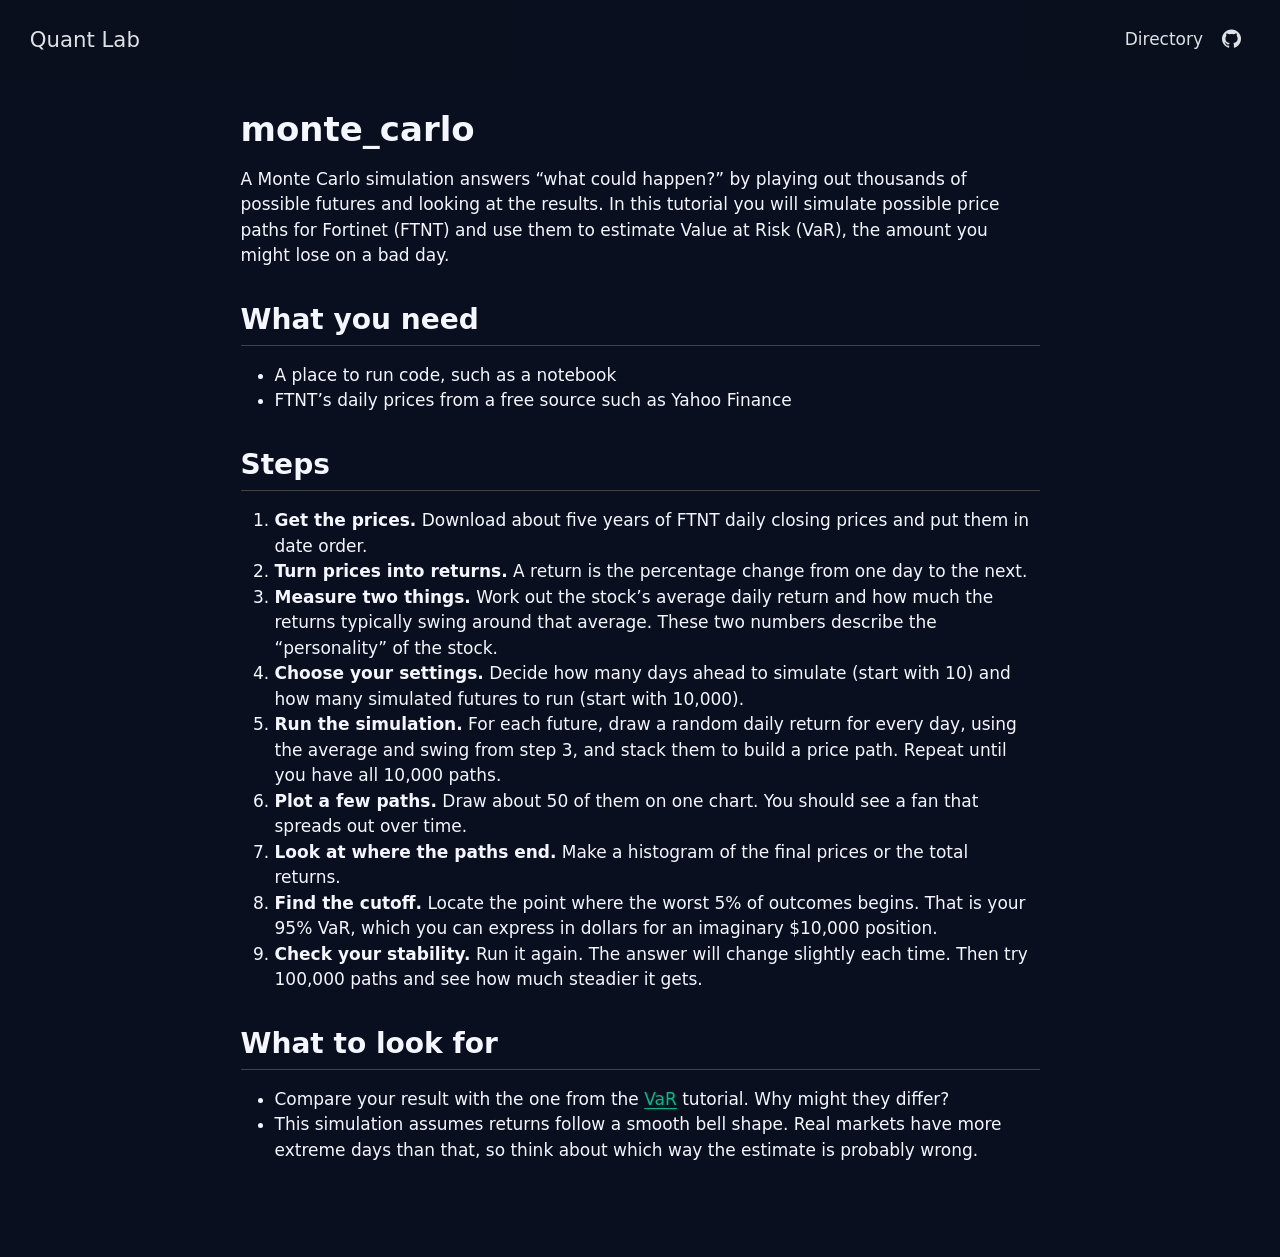
<file: projects/monte_carlo.html>
<!DOCTYPE html>
<html xmlns="http://www.w3.org/1999/xhtml" lang="en" xml:lang="en"><head>

<meta charset="utf-8">
<meta name="generator" content="quarto-1.11.9">

<meta name="viewport" content="width=device-width, initial-scale=1.0, user-scalable=yes">


<title>monte_carlo – Quant Lab</title>
<style>
/* Default styles provided by pandoc.
** See https://pandoc.org/MANUAL.html#variables-for-html for config info.
*/
span.smallcaps{font-variant: small-caps;}
div.columns{display: flex; gap: 1.5em;}
div.column{flex: auto;}
@media screen {
div.columns{gap: min(4vw, 1.5em);}
div.column{overflow-x: auto;}
}
div.hanging-indent{margin-left: 1.5em; text-indent: -1.5em;}
ul.task-list{list-style: none;}
ul.task-list li input[type="checkbox"] {
  width: 0.8em;
  margin: 0 0.8em 0.2em -1em; /* quarto-specific, see https://github.com/quarto-dev/quarto-cli/issues/4556 */ 
  vertical-align: middle;
}
</style>


<script src="../site_libs/quarto-nav/quarto-nav.js"></script>
<script src="../site_libs/quarto-nav/headroom.min.js"></script>
<script src="../site_libs/clipboard/clipboard.min.js"></script>
<script src="../site_libs/quarto-search/autocomplete.umd.js"></script>
<script src="../site_libs/quarto-search/fuse.min.js"></script>
<script src="../site_libs/quarto-search/quarto-search.js"></script>
<meta name="quarto:offset" content="../">
<script src="../site_libs/quarto-html/quarto.js" type="module"></script>
<script src="../site_libs/quarto-html/tabsets/tabsets.js" type="module"></script>
<script src="../site_libs/quarto-html/scrollable-regions/scrollable-regions.js" type="module"></script>
<script src="../site_libs/quarto-html/popper.min.js"></script>
<script src="../site_libs/quarto-html/tippy.umd.min.js"></script>
<script src="../site_libs/quarto-html/anchor.min.js"></script>
<link href="../site_libs/quarto-html/tippy.css" rel="stylesheet">
<link href="../site_libs/quarto-html/quarto-syntax-highlighting-dark-447e42e69aaa9833c0ba1b986f430b20.css" rel="stylesheet" id="quarto-text-highlighting-styles">
<script src="../site_libs/bootstrap/bootstrap.min.js"></script>
<link href="../site_libs/bootstrap/bootstrap-icons.css" rel="stylesheet">
<link href="../site_libs/bootstrap/bootstrap-0d0ea7cfce25db487583ad85cf6e38fb.min.css" rel="stylesheet" append-hash="true" id="quarto-bootstrap" data-mode="dark">
<script id="quarto-search-options" type="application/json">{
  "location": "navbar",
  "copy-button": false,
  "collapse-after": 3,
  "panel-placement": "end",
  "type": "overlay",
  "limit": 50,
  "keyboard-shortcut": [
    "f",
    "/",
    "s"
  ],
  "show-item-context": false,
  "language": {
    "search-no-results-text": "No results",
    "search-matching-documents-text": "matching documents",
    "search-copy-link-title": "Copy link to search",
    "search-hide-matches-text": "Hide additional matches",
    "search-more-match-text": "more match in this document",
    "search-more-matches-text": "more matches in this document",
    "search-clear-button-title": "Clear",
    "search-text-placeholder": "",
    "search-detached-cancel-button-title": "Cancel",
    "search-submit-button-title": "Submit",
    "search-label": "Search"
  }
}</script>


<link rel="stylesheet" href="../styles.css">
</head>

<body class="nav-fixed fullcontent quarto-light"><a id="quarto-skip-link" class="visually-hidden-focusable" href="#quarto-document-content">Skip to main content</a>

<div id="quarto-search-results"></div>
  <header id="quarto-header" class="headroom fixed-top">
    <nav class="navbar navbar-expand-lg " data-bs-theme="dark" aria-label="Site">
      <div class="navbar-container container-fluid">
      <div class="navbar-brand-container mx-auto">
    <a class="navbar-brand" href="../index.html">
    <span class="navbar-title">Quant Lab</span>
    </a>
  </div>
          <button class="navbar-toggler" type="button" data-bs-toggle="collapse" data-bs-target="#navbarCollapse" aria-controls="navbarCollapse" aria-expanded="false" aria-label="Toggle navigation" onclick="if (window.quartoToggleHeadroom) { window.quartoToggleHeadroom(); }">
  <span class="navbar-toggler-icon"></span>
</button>
          <div class="collapse navbar-collapse" id="navbarCollapse">
            <ul class="navbar-nav navbar-nav-scroll ms-auto">
  <li class="nav-item">
    <a class="nav-link" href="../directory.html"> 
<span class="menu-text">Directory</span></a>
  </li>  
  <li class="nav-item compact">
    <a class="nav-link" href="https://github.com/ojreece/quant-lab"> <i class="bi bi-github" role="img" aria-label="GitHub">
</i> 
<span class="menu-text"></span></a>
  </li>  
</ul>
          </div> <!-- /navcollapse -->
            <div class="quarto-navbar-tools">
</div>
      </div> <!-- /container-fluid -->
    </nav>
</header>
<!-- content -->
<div id="quarto-content" class="quarto-container page-columns page-rows-contents page-layout-article page-navbar">
<!-- sidebar -->
<!-- margin-sidebar -->
    
<!-- main -->
<main class="content" id="quarto-document-content" tabindex="-1">

<header id="title-block-header" class="quarto-title-block default">
<div class="quarto-title">
<h1 class="title">monte_carlo</h1>
</div>



<div class="quarto-title-meta">

    
  
    
  </div>
  


</header>


<p>A Monte Carlo simulation answers “what could happen?” by playing out thousands of possible futures and looking at the results. In this tutorial you will simulate possible price paths for Fortinet (FTNT) and use them to estimate Value at Risk (VaR), the amount you might lose on a bad day.</p>
<section id="what-you-need" class="level2">
<h2 class="anchored" data-anchor-id="what-you-need">What you need</h2>
<ul>
<li>A place to run code, such as a notebook</li>
<li>FTNT’s daily prices from a free source such as Yahoo Finance</li>
</ul>
</section>
<section id="steps" class="level2">
<h2 class="anchored" data-anchor-id="steps">Steps</h2>
<ol type="1">
<li><strong>Get the prices.</strong> Download about five years of FTNT daily closing prices and put them in date order.</li>
<li><strong>Turn prices into returns.</strong> A return is the percentage change from one day to the next.</li>
<li><strong>Measure two things.</strong> Work out the stock’s average daily return and how much the returns typically swing around that average. These two numbers describe the “personality” of the stock.</li>
<li><strong>Choose your settings.</strong> Decide how many days ahead to simulate (start with 10) and how many simulated futures to run (start with 10,000).</li>
<li><strong>Run the simulation.</strong> For each future, draw a random daily return for every day, using the average and swing from step 3, and stack them to build a price path. Repeat until you have all 10,000 paths.</li>
<li><strong>Plot a few paths.</strong> Draw about 50 of them on one chart. You should see a fan that spreads out over time.</li>
<li><strong>Look at where the paths end.</strong> Make a histogram of the final prices or the total returns.</li>
<li><strong>Find the cutoff.</strong> Locate the point where the worst 5% of outcomes begins. That is your 95% VaR, which you can express in dollars for an imaginary $10,000 position.</li>
<li><strong>Check your stability.</strong> Run it again. The answer will change slightly each time. Then try 100,000 paths and see how much steadier it gets.</li>
</ol>
</section>
<section id="what-to-look-for" class="level2">
<h2 class="anchored" data-anchor-id="what-to-look-for">What to look for</h2>
<ul>
<li>Compare your result with the one from the <a href="../projects/var.html">VaR</a> tutorial. Why might they differ?</li>
<li>This simulation assumes returns follow a smooth bell shape. Real markets have more extreme days than that, so think about which way the estimate is probably wrong.</li>
</ul>


</section>

</main> <!-- /main -->
<script id="quarto-html-after-body" type="application/javascript">
  window.document.addEventListener("DOMContentLoaded", function (event) {
    const icon = "";
    const anchorJS = new window.AnchorJS();
    anchorJS.options = {
      placement: 'right',
      icon: icon
    };
    anchorJS.add('.anchored');
    const isCodeAnnotation = (el) => {
      for (const clz of el.classList) {
        if (clz.startsWith('code-annotation-')) {                     
          return true;
        }
      }
      return false;
    }
    const onCopySuccess = function(e) {
      // button target
      const button = e.trigger;
      // don't keep focus
      button.blur();
      // flash "checked"
      button.classList.add('code-copy-button-checked');
      var currentTitle = button.getAttribute("title");
      button.setAttribute("title", "Copied!");
      let tooltip;
      if (window.bootstrap) {
        button.setAttribute("data-bs-toggle", "tooltip");
        button.setAttribute("data-bs-placement", "left");
        button.setAttribute("data-bs-title", "Copied!");
        tooltip = new bootstrap.Tooltip(button, 
          { trigger: "manual", 
            customClass: "code-copy-button-tooltip",
            offset: [0, -8]});
        tooltip.show();    
      }
      setTimeout(function() {
        if (tooltip) {
          tooltip.hide();
          button.removeAttribute("data-bs-title");
          button.removeAttribute("data-bs-toggle");
          button.removeAttribute("data-bs-placement");
        }
        button.setAttribute("title", currentTitle);
        button.classList.remove('code-copy-button-checked');
      }, 1000);
      // clear code selection
      e.clearSelection();
    }
    const getTextToCopy = function(trigger) {
      const outerScaffold = trigger.parentElement.cloneNode(true);
      const codeEl = outerScaffold.querySelector('code');
      for (const childEl of codeEl.children) {
        if (isCodeAnnotation(childEl)) {
          childEl.remove();
        }
      }
      return codeEl.innerText;
    }
    const clipboard = new window.ClipboardJS('.code-copy-button:not([data-in-quarto-modal])', {
      text: getTextToCopy
    });
    clipboard.on('success', onCopySuccess);
    if (window.document.getElementById('quarto-embedded-source-code-modal')) {
      const clipboardModal = new window.ClipboardJS('.code-copy-button[data-in-quarto-modal]', {
        text: getTextToCopy,
        container: window.document.getElementById('quarto-embedded-source-code-modal')
      });
      clipboardModal.on('success', onCopySuccess);
    }
      var localhostRegex = new RegExp(/^(?:http|https):\/\/localhost\:?[0-9]*\//);
      var mailtoRegex = new RegExp(/^mailto:/);
        var filterRegex = new RegExp("https:\/\/ojreece\.github\.io\/quant-lab\/");
      var isInternal = (href) => {
          return filterRegex.test(href) || localhostRegex.test(href) || mailtoRegex.test(href);
      }
      // Inspect non-navigation links and adorn them if external
      window.quartoDecorateExternalLinks = function (root) {
     var links = (root || window.document).querySelectorAll('a[href]:not(.nav-link):not(.navbar-brand):not(.toc-action):not(.sidebar-link):not(.sidebar-item-toggle):not(.pagination-link):not(.no-external):not([aria-hidden]):not(.dropdown-item):not(.quarto-navigation-tool):not(.about-link)');
      for (var i=0; i<links.length; i++) {
        const link = links[i];
        if (!isInternal(link.href)) {
          // undo the damage that might have been done by quarto-nav.js in the case of
          // links that we want to consider external
          if (link.dataset.originalHref !== undefined) {
            link.href = link.dataset.originalHref;
          }
          if (!link.classList.contains('no-external-icon')) {
          }
        }
      }
      };
      window.quartoDecorateExternalLinks(window.document);
    // Esc closes the popup (WCAG 1.4.13) and focus leaving both trigger and
    // popup closes it (WCAG 2.4.11); tippy handles neither for interactive popups.
    const hideOnEscAndFocusOut = {
      name: 'hideOnEscAndFocusOut',
      defaultValue: true,
      fn(instance) {
        const dismiss = () => {
          // A show scheduled by the trigger delay would otherwise reopen it
          instance.clearDelayTimeouts();
          instance.hide();
        };
        const onKeyDown = (event) => {
          if (event.key !== 'Escape') {
            return;
          }
          // Keep Esc from also reaching page handlers (e.g. reveal.js overview),
          // except an open reveal.js slide menu, which Esc should close too.
          // The menu handles keys only when its keyboard option is on.
          const menuHandlesEsc = window.Reveal?.getPlugin?.('menu')?.isOpen() &&
            window.Reveal.getConfig().menu?.keyboard !== false;
          if (!menuHandlesEsc) {
            event.stopPropagation();
          }
          if (instance.popper.contains(window.document.activeElement)) {
            // Disabled while refocusing so the focus trigger does not reopen it
            instance.disable();
            instance.reference.focus();
            instance.enable();
          }
          dismiss();
        };
        const onFocusOut = (event) => {
          const target = event.relatedTarget;
          if (target && !instance.reference.contains(target) &&
              !instance.popper.contains(target)) {
            dismiss();
          }
        };
        // On the trigger too: a click trigger (code-annotations: select) has no
        // blur handling. Attached for the instance's lifetime so leaving the
        // trigger also cancels a show still pending on the trigger delay.
        instance.reference.addEventListener('focusout', onFocusOut);
        return {
          onShow() {
            window.document.addEventListener('keydown', onKeyDown, true);
            instance.popper.addEventListener('focusout', onFocusOut);
          },
          onHide() {
            window.document.removeEventListener('keydown', onKeyDown, true);
            instance.popper.removeEventListener('focusout', onFocusOut);
          },
          onDestroy() {
            instance.reference.removeEventListener('focusout', onFocusOut);
          },
        };
      },
    };
    function tippyHover(el, contentFn, onTriggerFn, onUntriggerFn) {
      const config = {
        allowHTML: true,
        maxWidth: 500,
        delay: 100,
        arrow: false,
        appendTo: function(el) {
            return el.parentElement;
        },
        interactive: true,
        interactiveBorder: 10,
        theme: 'quarto',
        placement: 'bottom-start',
        plugins: [hideOnEscAndFocusOut],
      };
      if (contentFn) {
        config.content = contentFn;
      }
      if (onTriggerFn) {
        config.onTrigger = onTriggerFn;
      }
      if (onUntriggerFn) {
        config.onUntrigger = onUntriggerFn;
      }
      window.tippy(el, config); 
    }
    const noterefs = window.document.querySelectorAll('a[role="doc-noteref"]');
    for (var i=0; i<noterefs.length; i++) {
      const ref = noterefs[i];
      tippyHover(ref, function() {
        // use id or data attribute instead here
        let href = ref.getAttribute('data-footnote-href') || ref.getAttribute('href');
        try { href = new URL(href).hash; } catch {}
        const id = href.replace(/^#\/?/, "");
        const note = window.document.getElementById(id);
        if (note) {
          return note.innerHTML;
        } else {
          return "";
        }
      });
    }
    const xrefs = window.document.querySelectorAll('a.quarto-xref');
    const processXRef = (id, note) => {
      // Strip column container classes
      const stripColumnClz = (el) => {
        el.classList.remove("page-full", "page-columns");
        if (el.children) {
          for (const child of el.children) {
            stripColumnClz(child);
          }
        }
      }
      stripColumnClz(note)
      if (id === null || id.startsWith('sec-')) {
        // Special case sections, only their first couple elements
        const container = document.createElement("div");
        if (note.children && note.children.length > 2) {
          container.appendChild(note.children[0].cloneNode(true));
          for (let i = 1; i < note.children.length; i++) {
            const child = note.children[i];
            if (child.tagName === "P" && child.innerText === "") {
              continue;
            } else {
              container.appendChild(child.cloneNode(true));
              break;
            }
          }
          if (window.Quarto?.typesetMath) {
            window.Quarto.typesetMath(container);
          }
          return container.innerHTML
        } else {
          if (window.Quarto?.typesetMath) {
            window.Quarto.typesetMath(note);
          }
          return note.innerHTML;
        }
      } else {
        // Remove any anchor links if they are present
        const anchorLink = note.querySelector('a.anchorjs-link');
        if (anchorLink) {
          anchorLink.remove();
        }
        if (window.Quarto?.typesetMath) {
          window.Quarto.typesetMath(note);
        }
        if (note.classList.contains("callout")) {
          return note.outerHTML;
        } else {
          return note.innerHTML;
        }
      }
    }
    for (var i=0; i<xrefs.length; i++) {
      const xref = xrefs[i];
      tippyHover(xref, undefined, function(instance) {
        instance.disable();
        let url = xref.getAttribute('href');
        let hash = undefined; 
        if (url.startsWith('#')) {
          hash = url;
        } else {
          try { hash = new URL(url).hash; } catch {}
        }
        if (hash) {
          const id = hash.replace(/^#\/?/, "");
          const note = window.document.getElementById(id);
          if (note !== null) {
            try {
              const html = processXRef(id, note.cloneNode(true));
              instance.setContent(html);
            } finally {
              instance.enable();
              instance.show();
            }
          } else {
            // See if we can fetch this
            fetch(url.split('#')[0])
            .then(res => res.text())
            .then(html => {
              const parser = new DOMParser();
              const htmlDoc = parser.parseFromString(html, "text/html");
              const note = htmlDoc.getElementById(id);
              if (note !== null) {
                const html = processXRef(id, note);
                instance.setContent(html);
              } 
            }).finally(() => {
              instance.enable();
              instance.show();
            });
          }
        } else {
          // See if we can fetch a full url (with no hash to target)
          // This is a special case and we should probably do some content thinning / targeting
          fetch(url)
          .then(res => res.text())
          .then(html => {
            const parser = new DOMParser();
            const htmlDoc = parser.parseFromString(html, "text/html");
            const note = htmlDoc.querySelector('main.content');
            if (note !== null) {
              // This should only happen for chapter cross references
              // (since there is no id in the URL)
              // remove the first header
              if (note.children.length > 0 && note.children[0].tagName === "HEADER") {
                note.children[0].remove();
              }
              const html = processXRef(null, note);
              instance.setContent(html);
            } 
          }).finally(() => {
            instance.enable();
            instance.show();
          });
        }
      }, function(instance) {
      });
    }
        let selectedAnnoteEl;
        const selectorForAnnotation = ( cell, annotation) => {
          let cellAttr = 'data-code-cell="' + cell + '"';
          let lineAttr = 'data-code-annotation="' +  annotation + '"';
          const selector = 'span[' + cellAttr + '][' + lineAttr + ']';
          return selector;
        }
        const selectCodeLines = (annoteEl) => {
          const doc = window.document;
          const targetCell = annoteEl.getAttribute("data-target-cell");
          const targetAnnotation = annoteEl.getAttribute("data-target-annotation");
          const annoteSpan = window.document.querySelector(selectorForAnnotation(targetCell, targetAnnotation));
          const lines = annoteSpan.getAttribute("data-code-lines").split(",");
          const lineIds = lines.map((line) => {
            return targetCell + "-" + line;
          })
          // Each band is positioned against its own containing block, which is
          // not the offsetParent of the lines, so place it from client rects.
          const placeBand = (band, firstEl, lastEl, codeBlock) => {
            const container = band.offsetParent;
            if (container === null) {
              return;
            }
            const containerRect = container.getBoundingClientRect();
            // Reveal.js scales slides with a transform, so convert client
            // pixels back to the CSS pixels of the container.
            const scale = containerRect.height / container.offsetHeight || 1;
            const firstRect = firstEl.getBoundingClientRect();
            const lastRect = lastEl.getBoundingClientRect();
            const top = (firstRect.top - containerRect.top) / scale - container.clientTop + container.scrollTop;
            const height = (lastRect.bottom - firstRect.top) / scale;
            band.style.top = top - 2 + "px";
            band.style.height = height + 4 + "px";
            if (codeBlock) {
              // Without the copy button wrapper, the containing block is wider
              // than the code block, so span the code block explicitly.
              const blockRect = codeBlock.getBoundingClientRect();
              band.style.left = (blockRect.left - containerRect.left) / scale - container.clientLeft + container.scrollLeft + "px";
              band.style.width = blockRect.width / scale + "px";
            }
          };
          if (lineIds.length > 0) {
            const el = window.document.getElementById(lineIds[0]);
            const lastEl = window.document.getElementById(lineIds[lineIds.length - 1]);
            const parent = el.parentElement.parentElement;
            // cook up a div (if necessary) and position it
            let div = window.document.getElementById("code-annotation-line-highlight");
            if (div === null) {
              div = window.document.createElement("div");
              div.setAttribute("id", "code-annotation-line-highlight");
              div.style.position = 'absolute';
              parent.appendChild(div);
            }
            placeBand(div, el, lastEl, parent.closest("div.sourceCode") || parent);
            let gutterDiv = window.document.getElementById("code-annotation-line-highlight-gutter");
            if (gutterDiv === null) {
              gutterDiv = window.document.createElement("div");
              gutterDiv.setAttribute("id", "code-annotation-line-highlight-gutter");
              gutterDiv.style.position = 'absolute';
              const codeCell = window.document.getElementById(targetCell);
              const gutter = codeCell.querySelector('.code-annotation-gutter');
              gutter.appendChild(gutterDiv);
            }
            placeBand(gutterDiv, el, lastEl);
            selectedAnnoteEl = annoteEl;
          }
        };
        const unselectCodeLines = () => {
          const elementsIds = ["code-annotation-line-highlight", "code-annotation-line-highlight-gutter"];
          elementsIds.forEach((elId) => {
            const div = window.document.getElementById(elId);
            if (div) {
              div.remove();
            }
          });
          selectedAnnoteEl = undefined;
        };
          // Handle positioning of the toggle
      window.addEventListener(
        "resize",
        throttle(() => {
          elRect = undefined;
          if (selectedAnnoteEl) {
            selectCodeLines(selectedAnnoteEl);
          }
        }, 10)
      );
      function throttle(fn, ms) {
      let throttle = false;
      let timer;
        return (...args) => {
          if(!throttle) { // first call gets through
              fn.apply(this, args);
              throttle = true;
          } else { // all the others get throttled
              if(timer) clearTimeout(timer); // cancel #2
              timer = setTimeout(() => {
                fn.apply(this, args);
                timer = throttle = false;
              }, ms);
          }
        };
      }
        // Attach click handler to the DT
        const annoteDls = window.document.querySelectorAll('dt[data-target-cell]');
        for (const annoteDlNode of annoteDls) {
          annoteDlNode.addEventListener('click', (event) => {
            const clickedEl = event.target;
            if (clickedEl !== selectedAnnoteEl) {
              unselectCodeLines();
              const activeEl = window.document.querySelector('dt[data-target-cell].code-annotation-active');
              if (activeEl) {
                activeEl.classList.remove('code-annotation-active');
              }
              selectCodeLines(clickedEl);
              clickedEl.classList.add('code-annotation-active');
            } else {
              // Unselect the line
              unselectCodeLines();
              clickedEl.classList.remove('code-annotation-active');
            }
          });
        }
    const findCites = (el) => {
      const parentEl = el.parentElement;
      if (parentEl) {
        const cites = parentEl.dataset.cites;
        if (cites) {
          return {
            el,
            cites: cites.split(' ')
          };
        } else {
          return findCites(el.parentElement)
        }
      } else {
        return undefined;
      }
    };
    var bibliorefs = window.document.querySelectorAll('a[role="doc-biblioref"]');
    for (var i=0; i<bibliorefs.length; i++) {
      const ref = bibliorefs[i];
      const citeInfo = findCites(ref);
      if (citeInfo) {
        tippyHover(citeInfo.el, function() {
          var popup = window.document.createElement('div');
          citeInfo.cites.forEach(function(cite) {
            var citeDiv = window.document.createElement('div');
            citeDiv.classList.add('hanging-indent');
            citeDiv.classList.add('csl-entry');
            var biblioDiv = window.document.getElementById('ref-' + cite);
            if (biblioDiv) {
              citeDiv.innerHTML = biblioDiv.innerHTML;
            }
            popup.appendChild(citeDiv);
          });
          return popup.innerHTML;
        });
      }
    }
  });
  </script>
  <script type="application/javascript">
  window.quartoScrollableRegionsLabels = {"code":"Scrollable code","output":"Scrollable output"};
  </script>
</div> <!-- /content -->




</body></html>
</file>
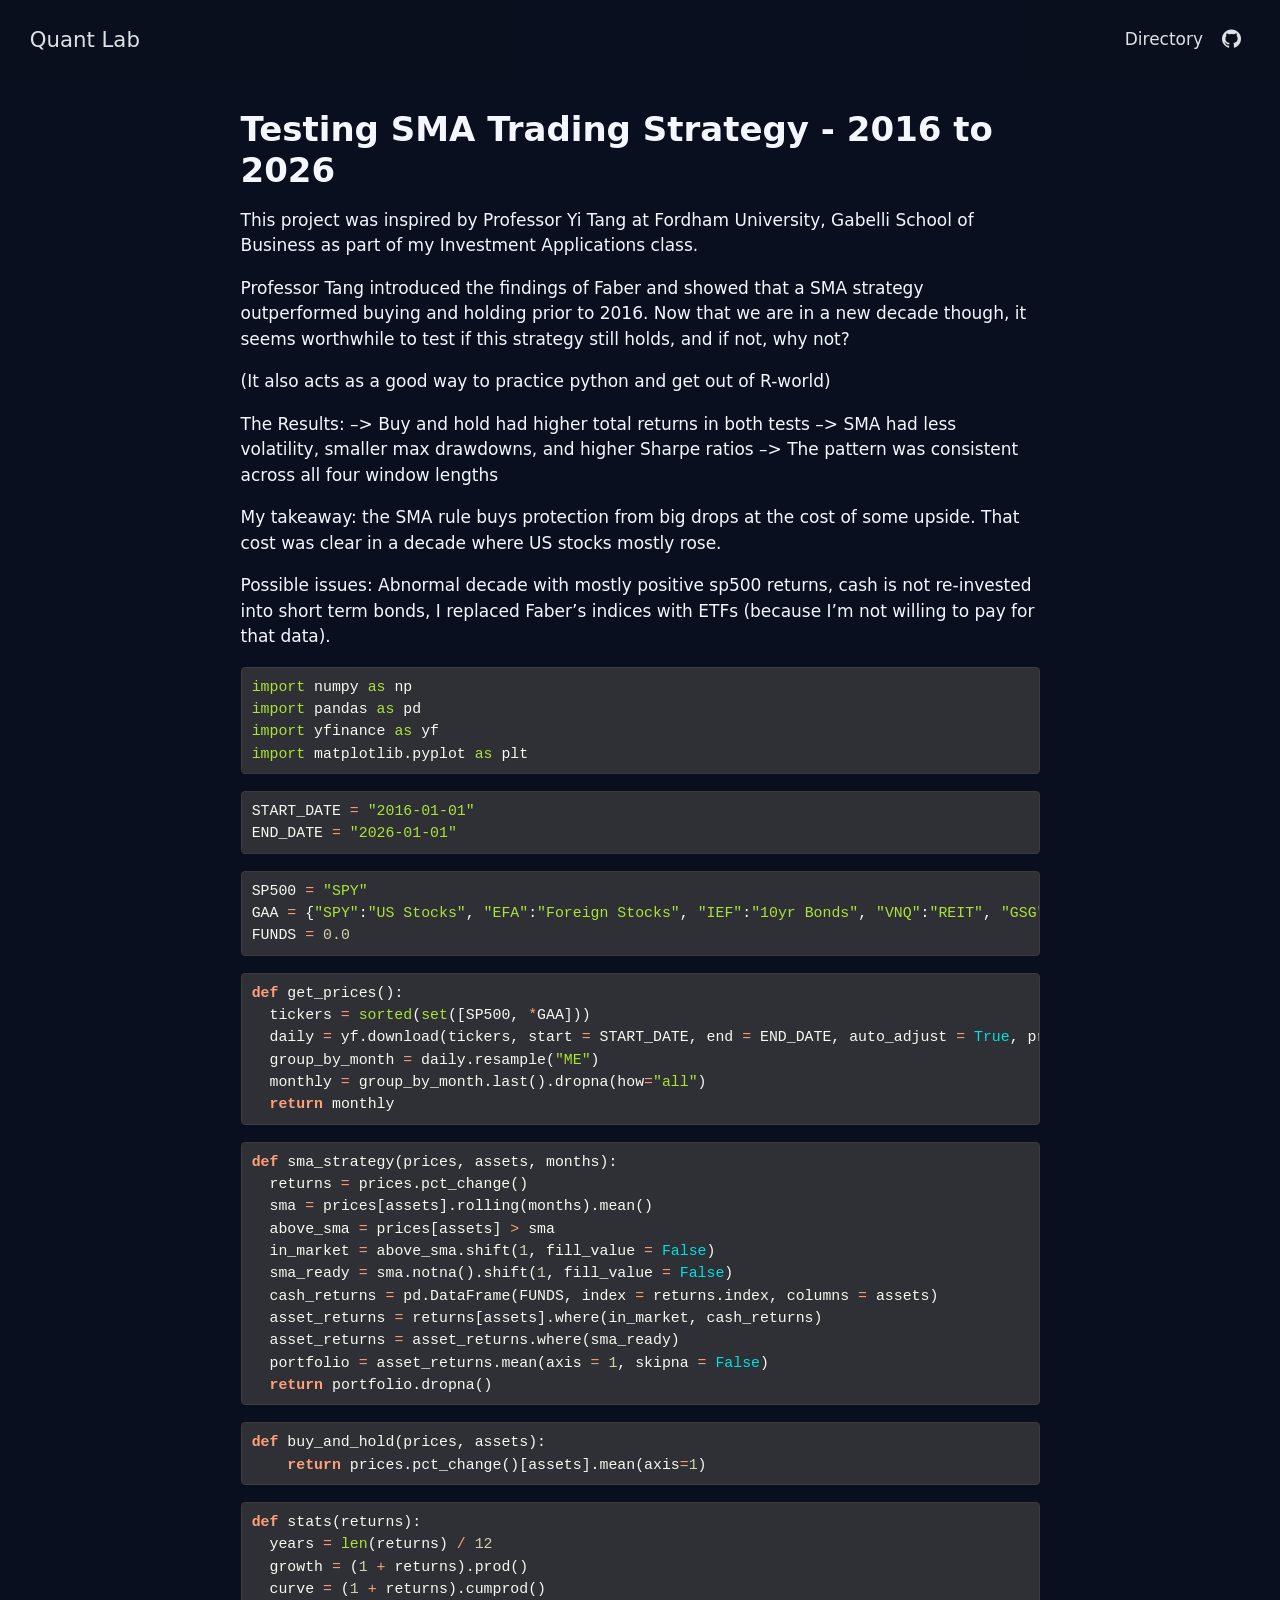
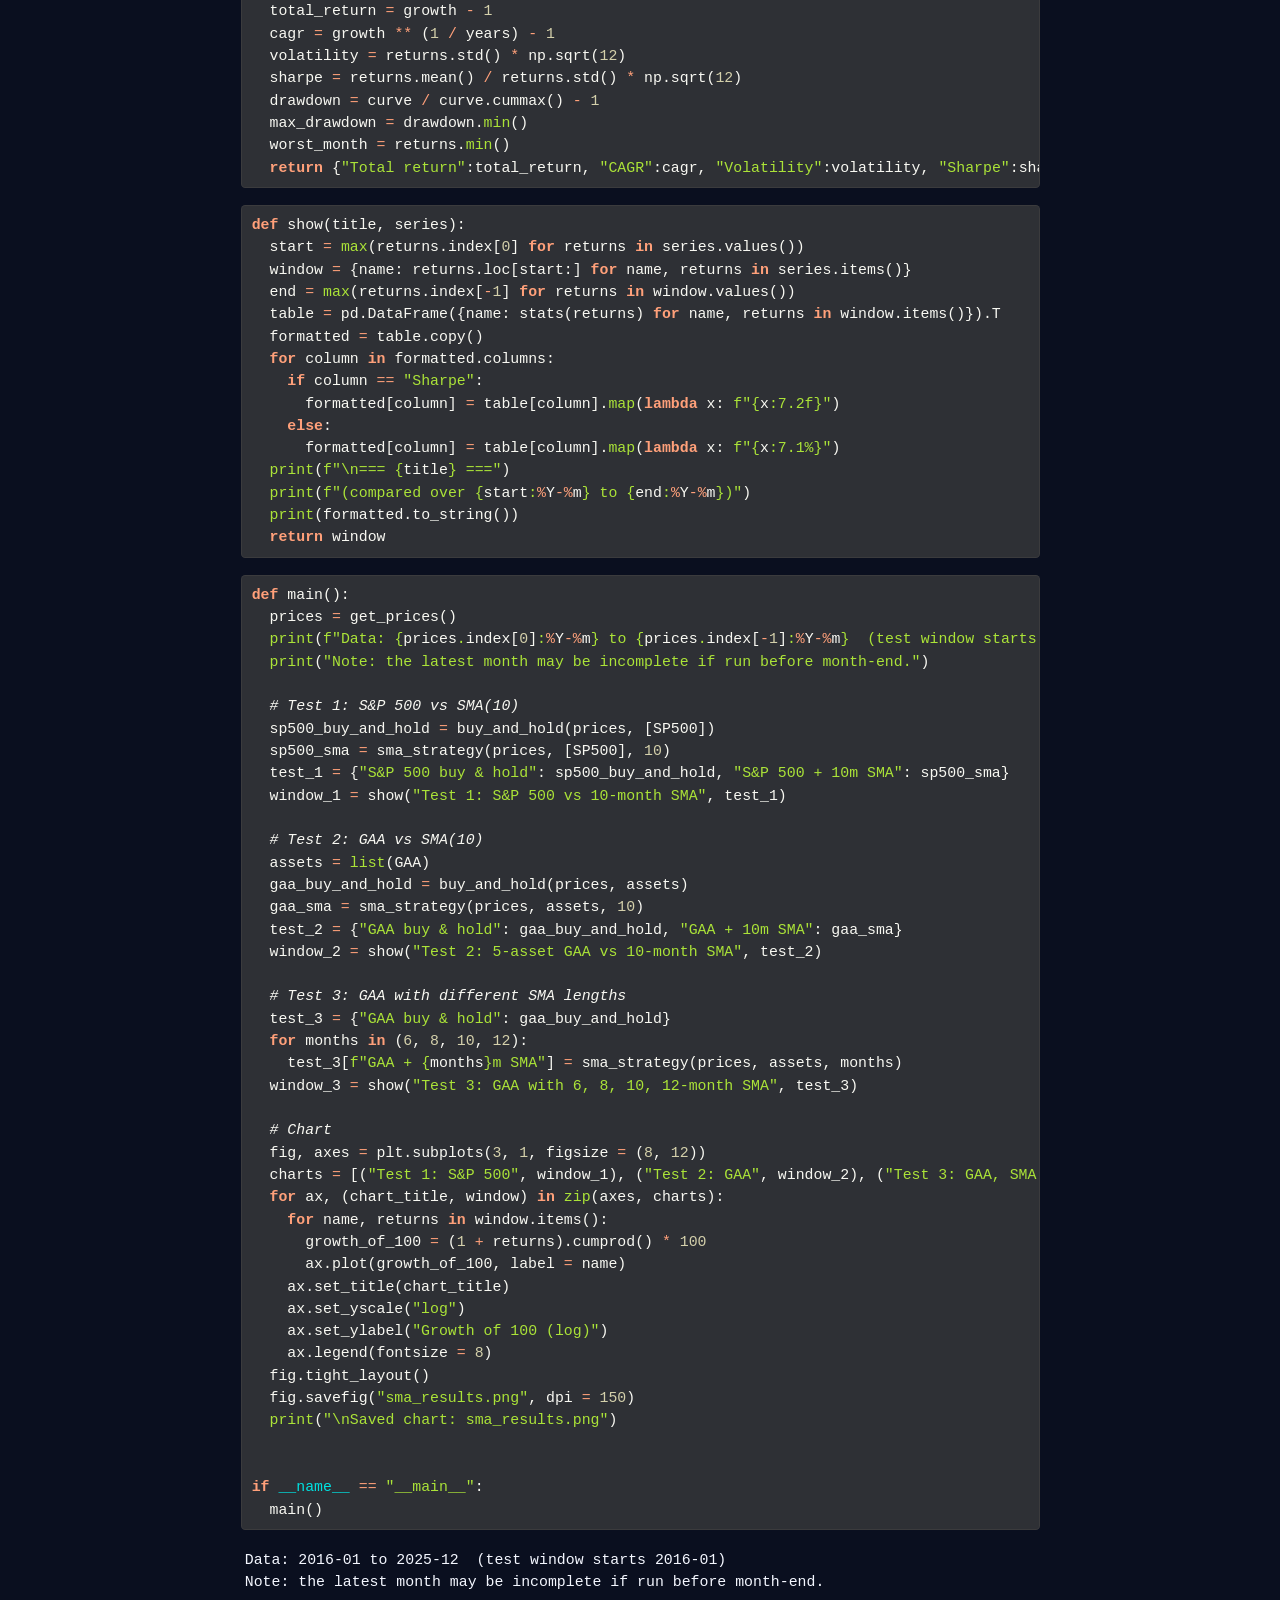
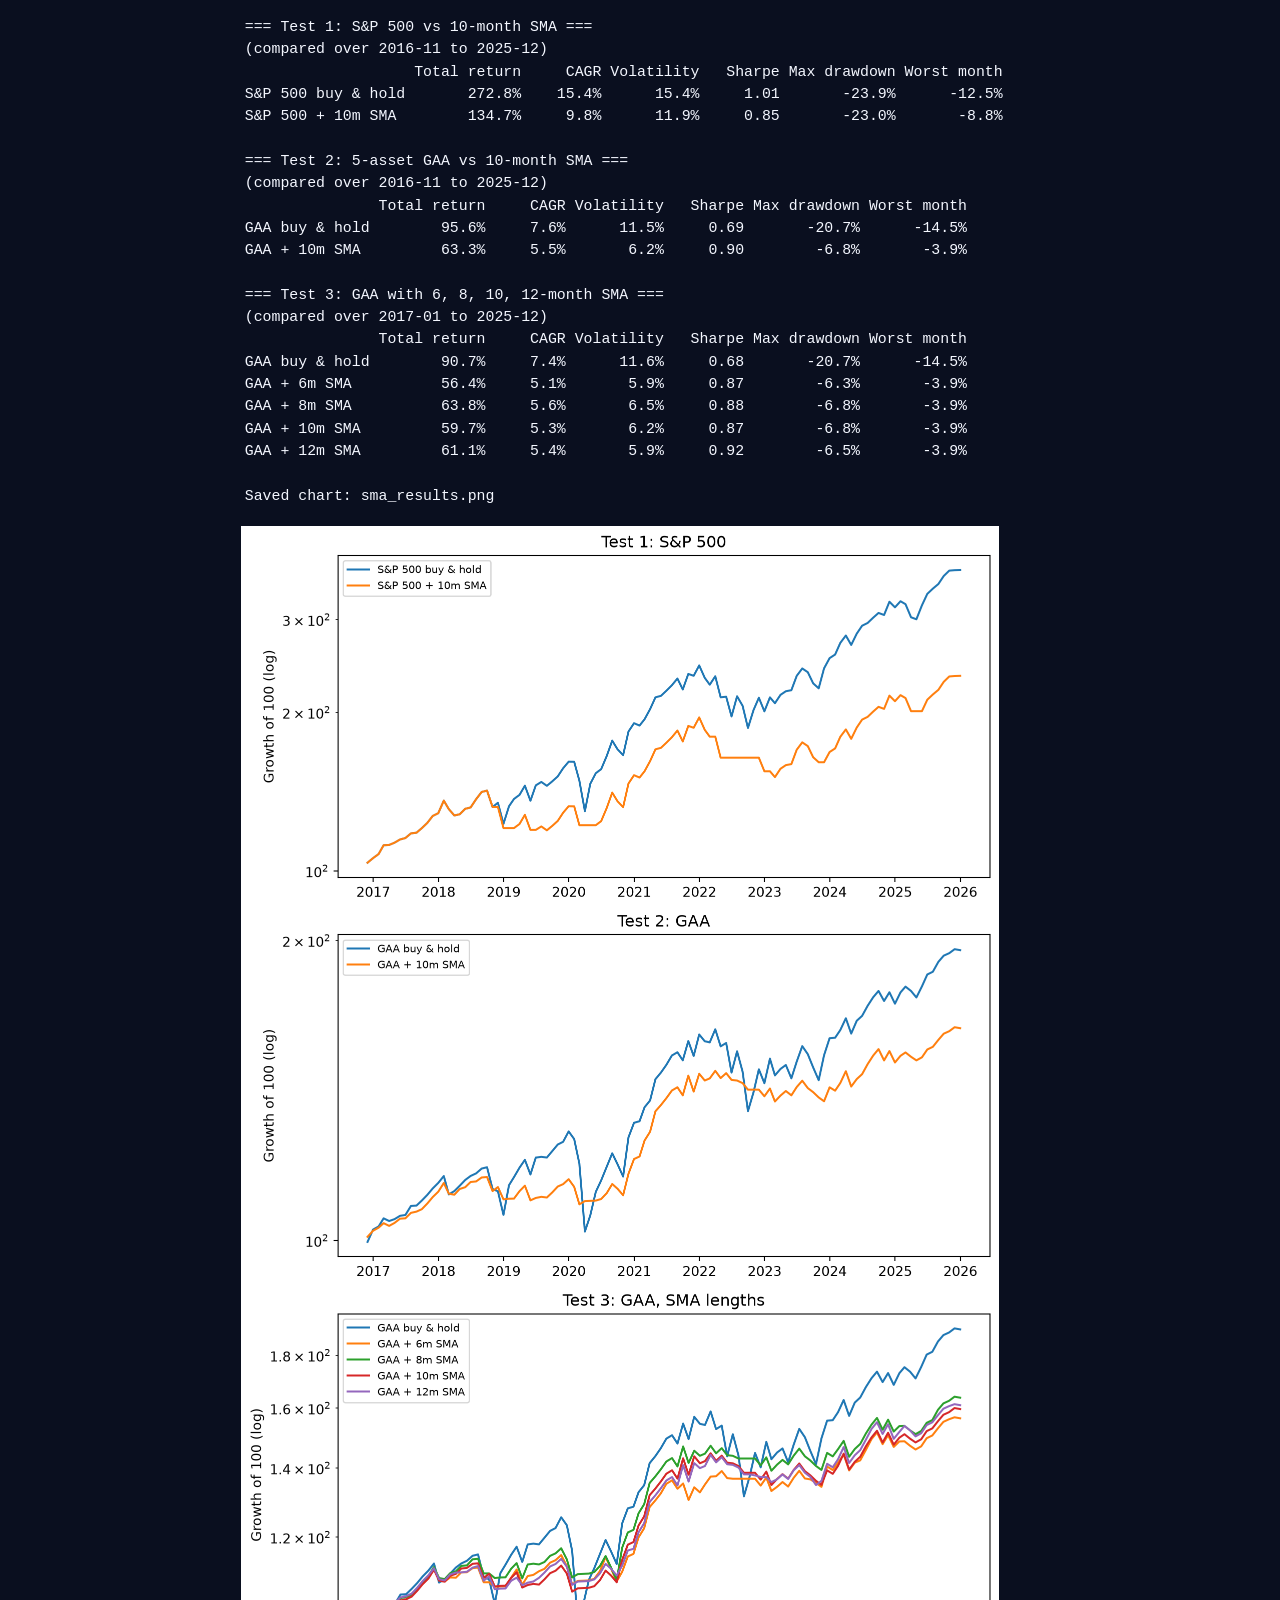
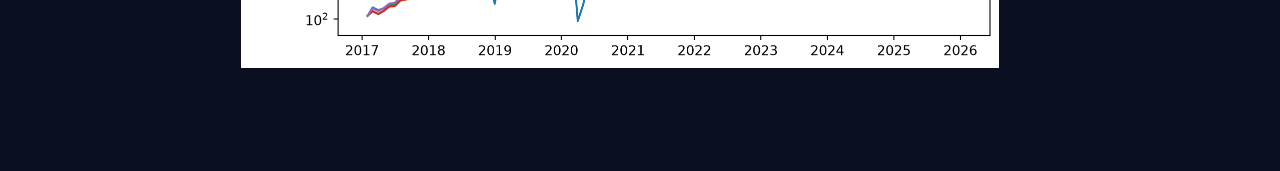
<file: projects/SMA.html>
<!DOCTYPE html>
<html xmlns="http://www.w3.org/1999/xhtml" lang="en" xml:lang="en"><head>

<meta charset="utf-8">
<meta name="generator" content="quarto-1.11.9">

<meta name="viewport" content="width=device-width, initial-scale=1.0, user-scalable=yes">


<title>Testing SMA Trading Strategy - 2016 to 2026 – Quant Lab</title>
<style>
/* Default styles provided by pandoc.
** See https://pandoc.org/MANUAL.html#variables-for-html for config info.
*/
span.smallcaps{font-variant: small-caps;}
div.columns{display: flex; gap: 1.5em;}
div.column{flex: auto;}
@media screen {
div.columns{gap: min(4vw, 1.5em);}
div.column{overflow-x: auto;}
}
div.hanging-indent{margin-left: 1.5em; text-indent: -1.5em;}
ul.task-list{list-style: none;}
ul.task-list li input[type="checkbox"] {
  width: 0.8em;
  margin: 0 0.8em 0.2em -1em; /* quarto-specific, see https://github.com/quarto-dev/quarto-cli/issues/4556 */ 
  vertical-align: middle;
}
/* CSS for syntax highlighting */
html { -webkit-text-size-adjust: 100%; }
pre > code.sourceCode { white-space: pre; position: relative; }
pre > code.sourceCode > span { display: inline-block; line-height: 1.25; }
pre > code.sourceCode > span:empty { height: 1.2em; }
.sourceCode { overflow: visible; }
code.sourceCode > span { color: inherit; text-decoration: inherit; }
div.sourceCode { margin: 1em 0; }
pre.sourceCode { margin: 0; }
@media screen {
div.sourceCode { overflow: auto; }
}
@media print {
pre > code.sourceCode { white-space: pre-wrap; }
pre > code.sourceCode > span { text-indent: -5em; padding-left: 5em; }
}
pre.numberSource code
  { counter-reset: source-line 0; }
pre.numberSource code > span
  { position: relative; left: -4em; counter-increment: source-line; }
pre.numberSource code > span > a:first-child::before
  { content: counter(source-line);
    position: relative; left: -1em; text-align: right; vertical-align: baseline;
    border: none; display: inline-block;
    -webkit-touch-callout: none; -webkit-user-select: none;
    -khtml-user-select: none; -moz-user-select: none;
    -ms-user-select: none; user-select: none;
    padding: 0 4px; width: 4em;
  }
pre.numberSource { margin-left: 3em;  padding-left: 4px; }
div.sourceCode
  {   }
@media screen {
pre > code.sourceCode > span > a:first-child::before { text-decoration: underline; }
}
</style>


<script src="../site_libs/quarto-nav/quarto-nav.js"></script>
<script src="../site_libs/quarto-nav/headroom.min.js"></script>
<script src="../site_libs/clipboard/clipboard.min.js"></script>
<script src="../site_libs/quarto-search/autocomplete.umd.js"></script>
<script src="../site_libs/quarto-search/fuse.min.js"></script>
<script src="../site_libs/quarto-search/quarto-search.js"></script>
<meta name="quarto:offset" content="../">
<script src="../site_libs/quarto-html/quarto.js" type="module"></script>
<script src="../site_libs/quarto-html/tabsets/tabsets.js" type="module"></script>
<script src="../site_libs/quarto-html/scrollable-regions/scrollable-regions.js" type="module"></script>
<script src="../site_libs/quarto-html/popper.min.js"></script>
<script src="../site_libs/quarto-html/tippy.umd.min.js"></script>
<script src="../site_libs/quarto-html/anchor.min.js"></script>
<link href="../site_libs/quarto-html/tippy.css" rel="stylesheet">
<link href="../site_libs/quarto-html/quarto-syntax-highlighting-dark-447e42e69aaa9833c0ba1b986f430b20.css" rel="stylesheet" id="quarto-text-highlighting-styles">
<script src="../site_libs/bootstrap/bootstrap.min.js"></script>
<link href="../site_libs/bootstrap/bootstrap-icons.css" rel="stylesheet">
<link href="../site_libs/bootstrap/bootstrap-0d0ea7cfce25db487583ad85cf6e38fb.min.css" rel="stylesheet" append-hash="true" id="quarto-bootstrap" data-mode="dark">
<script id="quarto-search-options" type="application/json">{
  "location": "navbar",
  "copy-button": false,
  "collapse-after": 3,
  "panel-placement": "end",
  "type": "overlay",
  "limit": 50,
  "keyboard-shortcut": [
    "f",
    "/",
    "s"
  ],
  "show-item-context": false,
  "language": {
    "search-no-results-text": "No results",
    "search-matching-documents-text": "matching documents",
    "search-copy-link-title": "Copy link to search",
    "search-hide-matches-text": "Hide additional matches",
    "search-more-match-text": "more match in this document",
    "search-more-matches-text": "more matches in this document",
    "search-clear-button-title": "Clear",
    "search-text-placeholder": "",
    "search-detached-cancel-button-title": "Cancel",
    "search-submit-button-title": "Submit",
    "search-label": "Search"
  }
}</script>


<link rel="stylesheet" href="../styles.css">
</head>

<body class="nav-fixed fullcontent quarto-light"><a id="quarto-skip-link" class="visually-hidden-focusable" href="#quarto-document-content">Skip to main content</a>

<div id="quarto-search-results"></div>
  <header id="quarto-header" class="headroom fixed-top">
    <nav class="navbar navbar-expand-lg " data-bs-theme="dark" aria-label="Site">
      <div class="navbar-container container-fluid">
      <div class="navbar-brand-container mx-auto">
    <a class="navbar-brand" href="../index.html">
    <span class="navbar-title">Quant Lab</span>
    </a>
  </div>
          <button class="navbar-toggler" type="button" data-bs-toggle="collapse" data-bs-target="#navbarCollapse" aria-controls="navbarCollapse" aria-expanded="false" aria-label="Toggle navigation" onclick="if (window.quartoToggleHeadroom) { window.quartoToggleHeadroom(); }">
  <span class="navbar-toggler-icon"></span>
</button>
          <div class="collapse navbar-collapse" id="navbarCollapse">
            <ul class="navbar-nav navbar-nav-scroll ms-auto">
  <li class="nav-item">
    <a class="nav-link" href="../directory.html"> 
<span class="menu-text">Directory</span></a>
  </li>  
  <li class="nav-item compact">
    <a class="nav-link" href="https://github.com/ojreece/quant-lab"> <i class="bi bi-github" role="img" aria-label="GitHub">
</i> 
<span class="menu-text"></span></a>
  </li>  
</ul>
          </div> <!-- /navcollapse -->
            <div class="quarto-navbar-tools">
</div>
      </div> <!-- /container-fluid -->
    </nav>
</header>
<!-- content -->
<div id="quarto-content" class="quarto-container page-columns page-rows-contents page-layout-article page-navbar">
<!-- sidebar -->
<!-- margin-sidebar -->
    
<!-- main -->
<main class="content" id="quarto-document-content" tabindex="-1">

<header id="title-block-header" class="quarto-title-block default">
<div class="quarto-title">
<h1 class="title">Testing SMA Trading Strategy - 2016 to 2026</h1>
</div>



<div class="quarto-title-meta">

    
  
    
  </div>
  


</header>


<p>This project was inspired by Professor Yi Tang at Fordham University, Gabelli School of Business as part of my Investment Applications class.</p>
<p>Professor Tang introduced the findings of Faber and showed that a SMA strategy outperformed buying and holding prior to 2016. Now that we are in a new decade though, it seems worthwhile to test if this strategy still holds, and if not, why not?</p>
<p>(It also acts as a good way to practice python and get out of R-world)</p>
<p>The Results: –&gt; Buy and hold had higher total returns in both tests –&gt; SMA had less volatility, smaller max drawdowns, and higher Sharpe ratios –&gt; The pattern was consistent across all four window lengths</p>
<p>My takeaway: the SMA rule buys protection from big drops at the cost of some upside. That cost was clear in a decade where US stocks mostly rose.</p>
<p>Possible issues: Abnormal decade with mostly positive sp500 returns, cash is not re-invested into short term bonds, I replaced Faber’s indices with ETFs (because I’m not willing to pay for that data).</p>
<div id="1893a4c6" class="cell" data-execution_count="1">
<div class="code-copy-outer-scaffold"><div class="sourceCode cell-code" id="cb1"><pre class="sourceCode python code-with-copy"><code class="sourceCode python"><span id="cb1-1"><a href="#cb1-1" aria-hidden="true" tabindex="-1"></a><span class="im">import</span> numpy <span class="im">as</span> np</span>
<span id="cb1-2"><a href="#cb1-2" aria-hidden="true" tabindex="-1"></a><span class="im">import</span> pandas <span class="im">as</span> pd</span>
<span id="cb1-3"><a href="#cb1-3" aria-hidden="true" tabindex="-1"></a><span class="im">import</span> yfinance <span class="im">as</span> yf</span>
<span id="cb1-4"><a href="#cb1-4" aria-hidden="true" tabindex="-1"></a><span class="im">import</span> matplotlib.pyplot <span class="im">as</span> plt</span></code></pre></div><button title="Copy to Clipboard" class="code-copy-button"><i class="bi"></i></button></div>
</div>
<div id="420417d4" class="cell" data-execution_count="2">
<div class="code-copy-outer-scaffold"><div class="sourceCode cell-code" id="cb2"><pre class="sourceCode python code-with-copy"><code class="sourceCode python"><span id="cb2-1"><a href="#cb2-1" aria-hidden="true" tabindex="-1"></a>START_DATE <span class="op">=</span> <span class="st">"2016-01-01"</span></span>
<span id="cb2-2"><a href="#cb2-2" aria-hidden="true" tabindex="-1"></a>END_DATE <span class="op">=</span> <span class="st">"2026-01-01"</span></span></code></pre></div><button title="Copy to Clipboard" class="code-copy-button"><i class="bi"></i></button></div>
</div>
<div id="f2204e81" class="cell" data-execution_count="3">
<div class="code-copy-outer-scaffold"><div class="sourceCode cell-code" id="cb3"><pre class="sourceCode python code-with-copy"><code class="sourceCode python"><span id="cb3-1"><a href="#cb3-1" aria-hidden="true" tabindex="-1"></a>SP500 <span class="op">=</span> <span class="st">"SPY"</span></span>
<span id="cb3-2"><a href="#cb3-2" aria-hidden="true" tabindex="-1"></a>GAA <span class="op">=</span> {<span class="st">"SPY"</span>:<span class="st">"US Stocks"</span>, <span class="st">"EFA"</span>:<span class="st">"Foreign Stocks"</span>, <span class="st">"IEF"</span>:<span class="st">"10yr Bonds"</span>, <span class="st">"VNQ"</span>:<span class="st">"REIT"</span>, <span class="st">"GSG"</span>:<span class="st">"Commodities"</span>}</span>
<span id="cb3-3"><a href="#cb3-3" aria-hidden="true" tabindex="-1"></a>FUNDS <span class="op">=</span> <span class="fl">0.0</span></span></code></pre></div><button title="Copy to Clipboard" class="code-copy-button"><i class="bi"></i></button></div>
</div>
<div id="d2b8e851" class="cell" data-execution_count="4">
<div class="code-copy-outer-scaffold"><div class="sourceCode cell-code" id="cb4"><pre class="sourceCode python code-with-copy"><code class="sourceCode python"><span id="cb4-1"><a href="#cb4-1" aria-hidden="true" tabindex="-1"></a><span class="kw">def</span> get_prices():</span>
<span id="cb4-2"><a href="#cb4-2" aria-hidden="true" tabindex="-1"></a>  tickers <span class="op">=</span> <span class="bu">sorted</span>(<span class="bu">set</span>([SP500, <span class="op">*</span>GAA]))</span>
<span id="cb4-3"><a href="#cb4-3" aria-hidden="true" tabindex="-1"></a>  daily <span class="op">=</span> yf.download(tickers, start <span class="op">=</span> START_DATE, end <span class="op">=</span> END_DATE, auto_adjust <span class="op">=</span> <span class="va">True</span>, progress <span class="op">=</span> <span class="va">False</span>)[<span class="st">"Close"</span>]</span>
<span id="cb4-4"><a href="#cb4-4" aria-hidden="true" tabindex="-1"></a>  group_by_month <span class="op">=</span> daily.resample(<span class="st">"ME"</span>)</span>
<span id="cb4-5"><a href="#cb4-5" aria-hidden="true" tabindex="-1"></a>  monthly <span class="op">=</span> group_by_month.last().dropna(how<span class="op">=</span><span class="st">"all"</span>)</span>
<span id="cb4-6"><a href="#cb4-6" aria-hidden="true" tabindex="-1"></a>  <span class="cf">return</span> monthly</span></code></pre></div><button title="Copy to Clipboard" class="code-copy-button"><i class="bi"></i></button></div>
</div>
<div id="ca23e26e" class="cell" data-execution_count="5">
<div class="code-copy-outer-scaffold"><div class="sourceCode cell-code" id="cb5"><pre class="sourceCode python code-with-copy"><code class="sourceCode python"><span id="cb5-1"><a href="#cb5-1" aria-hidden="true" tabindex="-1"></a><span class="kw">def</span> sma_strategy(prices, assets, months):</span>
<span id="cb5-2"><a href="#cb5-2" aria-hidden="true" tabindex="-1"></a>  returns <span class="op">=</span> prices.pct_change()</span>
<span id="cb5-3"><a href="#cb5-3" aria-hidden="true" tabindex="-1"></a>  sma <span class="op">=</span> prices[assets].rolling(months).mean()</span>
<span id="cb5-4"><a href="#cb5-4" aria-hidden="true" tabindex="-1"></a>  above_sma <span class="op">=</span> prices[assets] <span class="op">&gt;</span> sma</span>
<span id="cb5-5"><a href="#cb5-5" aria-hidden="true" tabindex="-1"></a>  in_market <span class="op">=</span> above_sma.shift(<span class="dv">1</span>, fill_value <span class="op">=</span> <span class="va">False</span>)</span>
<span id="cb5-6"><a href="#cb5-6" aria-hidden="true" tabindex="-1"></a>  sma_ready <span class="op">=</span> sma.notna().shift(<span class="dv">1</span>, fill_value <span class="op">=</span> <span class="va">False</span>)</span>
<span id="cb5-7"><a href="#cb5-7" aria-hidden="true" tabindex="-1"></a>  cash_returns <span class="op">=</span> pd.DataFrame(FUNDS, index <span class="op">=</span> returns.index, columns <span class="op">=</span> assets)</span>
<span id="cb5-8"><a href="#cb5-8" aria-hidden="true" tabindex="-1"></a>  asset_returns <span class="op">=</span> returns[assets].where(in_market, cash_returns)</span>
<span id="cb5-9"><a href="#cb5-9" aria-hidden="true" tabindex="-1"></a>  asset_returns <span class="op">=</span> asset_returns.where(sma_ready)</span>
<span id="cb5-10"><a href="#cb5-10" aria-hidden="true" tabindex="-1"></a>  portfolio <span class="op">=</span> asset_returns.mean(axis <span class="op">=</span> <span class="dv">1</span>, skipna <span class="op">=</span> <span class="va">False</span>)</span>
<span id="cb5-11"><a href="#cb5-11" aria-hidden="true" tabindex="-1"></a>  <span class="cf">return</span> portfolio.dropna()</span></code></pre></div><button title="Copy to Clipboard" class="code-copy-button"><i class="bi"></i></button></div>
</div>
<div id="5482a774" class="cell" data-execution_count="6">
<div class="code-copy-outer-scaffold"><div class="sourceCode cell-code" id="cb6"><pre class="sourceCode python code-with-copy"><code class="sourceCode python"><span id="cb6-1"><a href="#cb6-1" aria-hidden="true" tabindex="-1"></a><span class="kw">def</span> buy_and_hold(prices, assets):</span>
<span id="cb6-2"><a href="#cb6-2" aria-hidden="true" tabindex="-1"></a>    <span class="cf">return</span> prices.pct_change()[assets].mean(axis<span class="op">=</span><span class="dv">1</span>)</span></code></pre></div><button title="Copy to Clipboard" class="code-copy-button"><i class="bi"></i></button></div>
</div>
<div id="708b24ca" class="cell" data-execution_count="7">
<div class="code-copy-outer-scaffold"><div class="sourceCode cell-code" id="cb7"><pre class="sourceCode python code-with-copy"><code class="sourceCode python"><span id="cb7-1"><a href="#cb7-1" aria-hidden="true" tabindex="-1"></a><span class="kw">def</span> stats(returns):</span>
<span id="cb7-2"><a href="#cb7-2" aria-hidden="true" tabindex="-1"></a>  years <span class="op">=</span> <span class="bu">len</span>(returns) <span class="op">/</span> <span class="dv">12</span></span>
<span id="cb7-3"><a href="#cb7-3" aria-hidden="true" tabindex="-1"></a>  growth <span class="op">=</span> (<span class="dv">1</span> <span class="op">+</span> returns).prod()</span>
<span id="cb7-4"><a href="#cb7-4" aria-hidden="true" tabindex="-1"></a>  curve <span class="op">=</span> (<span class="dv">1</span> <span class="op">+</span> returns).cumprod()</span>
<span id="cb7-5"><a href="#cb7-5" aria-hidden="true" tabindex="-1"></a>  total_return <span class="op">=</span> growth <span class="op">-</span> <span class="dv">1</span></span>
<span id="cb7-6"><a href="#cb7-6" aria-hidden="true" tabindex="-1"></a>  cagr <span class="op">=</span> growth <span class="op">**</span> (<span class="dv">1</span> <span class="op">/</span> years) <span class="op">-</span> <span class="dv">1</span></span>
<span id="cb7-7"><a href="#cb7-7" aria-hidden="true" tabindex="-1"></a>  volatility <span class="op">=</span> returns.std() <span class="op">*</span> np.sqrt(<span class="dv">12</span>)</span>
<span id="cb7-8"><a href="#cb7-8" aria-hidden="true" tabindex="-1"></a>  sharpe <span class="op">=</span> returns.mean() <span class="op">/</span> returns.std() <span class="op">*</span> np.sqrt(<span class="dv">12</span>)</span>
<span id="cb7-9"><a href="#cb7-9" aria-hidden="true" tabindex="-1"></a>  drawdown <span class="op">=</span> curve <span class="op">/</span> curve.cummax() <span class="op">-</span> <span class="dv">1</span></span>
<span id="cb7-10"><a href="#cb7-10" aria-hidden="true" tabindex="-1"></a>  max_drawdown <span class="op">=</span> drawdown.<span class="bu">min</span>()</span>
<span id="cb7-11"><a href="#cb7-11" aria-hidden="true" tabindex="-1"></a>  worst_month <span class="op">=</span> returns.<span class="bu">min</span>()</span>
<span id="cb7-12"><a href="#cb7-12" aria-hidden="true" tabindex="-1"></a>  <span class="cf">return</span> {<span class="st">"Total return"</span>:total_return, <span class="st">"CAGR"</span>:cagr, <span class="st">"Volatility"</span>:volatility, <span class="st">"Sharpe"</span>:sharpe, <span class="st">"Max drawdown"</span>:max_drawdown, <span class="st">"Worst month"</span>:worst_month}</span></code></pre></div><button title="Copy to Clipboard" class="code-copy-button"><i class="bi"></i></button></div>
</div>
<div id="927c46b3" class="cell" data-execution_count="8">
<div class="code-copy-outer-scaffold"><div class="sourceCode cell-code" id="cb8"><pre class="sourceCode python code-with-copy"><code class="sourceCode python"><span id="cb8-1"><a href="#cb8-1" aria-hidden="true" tabindex="-1"></a><span class="kw">def</span> show(title, series):</span>
<span id="cb8-2"><a href="#cb8-2" aria-hidden="true" tabindex="-1"></a>  start <span class="op">=</span> <span class="bu">max</span>(returns.index[<span class="dv">0</span>] <span class="cf">for</span> returns <span class="kw">in</span> series.values())</span>
<span id="cb8-3"><a href="#cb8-3" aria-hidden="true" tabindex="-1"></a>  window <span class="op">=</span> {name: returns.loc[start:] <span class="cf">for</span> name, returns <span class="kw">in</span> series.items()}</span>
<span id="cb8-4"><a href="#cb8-4" aria-hidden="true" tabindex="-1"></a>  end <span class="op">=</span> <span class="bu">max</span>(returns.index[<span class="op">-</span><span class="dv">1</span>] <span class="cf">for</span> returns <span class="kw">in</span> window.values())</span>
<span id="cb8-5"><a href="#cb8-5" aria-hidden="true" tabindex="-1"></a>  table <span class="op">=</span> pd.DataFrame({name: stats(returns) <span class="cf">for</span> name, returns <span class="kw">in</span> window.items()}).T</span>
<span id="cb8-6"><a href="#cb8-6" aria-hidden="true" tabindex="-1"></a>  formatted <span class="op">=</span> table.copy()</span>
<span id="cb8-7"><a href="#cb8-7" aria-hidden="true" tabindex="-1"></a>  <span class="cf">for</span> column <span class="kw">in</span> formatted.columns:</span>
<span id="cb8-8"><a href="#cb8-8" aria-hidden="true" tabindex="-1"></a>    <span class="cf">if</span> column <span class="op">==</span> <span class="st">"Sharpe"</span>:</span>
<span id="cb8-9"><a href="#cb8-9" aria-hidden="true" tabindex="-1"></a>      formatted[column] <span class="op">=</span> table[column].<span class="bu">map</span>(<span class="kw">lambda</span> x: <span class="ss">f"</span><span class="sc">{</span>x<span class="sc">:7.2f}</span><span class="ss">"</span>)</span>
<span id="cb8-10"><a href="#cb8-10" aria-hidden="true" tabindex="-1"></a>    <span class="cf">else</span>:</span>
<span id="cb8-11"><a href="#cb8-11" aria-hidden="true" tabindex="-1"></a>      formatted[column] <span class="op">=</span> table[column].<span class="bu">map</span>(<span class="kw">lambda</span> x: <span class="ss">f"</span><span class="sc">{</span>x<span class="sc">:7.1%}</span><span class="ss">"</span>)</span>
<span id="cb8-12"><a href="#cb8-12" aria-hidden="true" tabindex="-1"></a>  <span class="bu">print</span>(<span class="ss">f"</span><span class="ch">\n</span><span class="ss">=== </span><span class="sc">{</span>title<span class="sc">}</span><span class="ss"> ==="</span>)</span>
<span id="cb8-13"><a href="#cb8-13" aria-hidden="true" tabindex="-1"></a>  <span class="bu">print</span>(<span class="ss">f"(compared over </span><span class="sc">{</span>start<span class="sc">:</span><span class="op">%</span>Y<span class="op">-%</span>m<span class="sc">}</span><span class="ss"> to </span><span class="sc">{</span>end<span class="sc">:</span><span class="op">%</span>Y<span class="op">-%</span>m<span class="sc">}</span><span class="ss">)"</span>)</span>
<span id="cb8-14"><a href="#cb8-14" aria-hidden="true" tabindex="-1"></a>  <span class="bu">print</span>(formatted.to_string())</span>
<span id="cb8-15"><a href="#cb8-15" aria-hidden="true" tabindex="-1"></a>  <span class="cf">return</span> window</span></code></pre></div><button title="Copy to Clipboard" class="code-copy-button"><i class="bi"></i></button></div>
</div>
<div id="206f49ff" class="cell" data-execution_count="9">
<div class="code-copy-outer-scaffold"><div class="sourceCode cell-code" id="cb9"><pre class="sourceCode python code-with-copy"><code class="sourceCode python"><span id="cb9-1"><a href="#cb9-1" aria-hidden="true" tabindex="-1"></a><span class="kw">def</span> main():</span>
<span id="cb9-2"><a href="#cb9-2" aria-hidden="true" tabindex="-1"></a>  prices <span class="op">=</span> get_prices()</span>
<span id="cb9-3"><a href="#cb9-3" aria-hidden="true" tabindex="-1"></a>  <span class="bu">print</span>(<span class="ss">f"Data: </span><span class="sc">{</span>prices<span class="sc">.</span>index[<span class="dv">0</span>]<span class="sc">:</span><span class="op">%</span>Y<span class="op">-%</span>m<span class="sc">}</span><span class="ss"> to </span><span class="sc">{</span>prices<span class="sc">.</span>index[<span class="op">-</span><span class="dv">1</span>]<span class="sc">:</span><span class="op">%</span>Y<span class="op">-%</span>m<span class="sc">}</span><span class="ss">  (test window starts </span><span class="sc">{</span>START_DATE[:<span class="dv">7</span>]<span class="sc">}</span><span class="ss">)"</span>)</span>
<span id="cb9-4"><a href="#cb9-4" aria-hidden="true" tabindex="-1"></a>  <span class="bu">print</span>(<span class="st">"Note: the latest month may be incomplete if run before month-end."</span>)</span>
<span id="cb9-5"><a href="#cb9-5" aria-hidden="true" tabindex="-1"></a></span>
<span id="cb9-6"><a href="#cb9-6" aria-hidden="true" tabindex="-1"></a>  <span class="co"># Test 1: S&amp;P 500 vs SMA(10)</span></span>
<span id="cb9-7"><a href="#cb9-7" aria-hidden="true" tabindex="-1"></a>  sp500_buy_and_hold <span class="op">=</span> buy_and_hold(prices, [SP500])</span>
<span id="cb9-8"><a href="#cb9-8" aria-hidden="true" tabindex="-1"></a>  sp500_sma <span class="op">=</span> sma_strategy(prices, [SP500], <span class="dv">10</span>)</span>
<span id="cb9-9"><a href="#cb9-9" aria-hidden="true" tabindex="-1"></a>  test_1 <span class="op">=</span> {<span class="st">"S&amp;P 500 buy &amp; hold"</span>: sp500_buy_and_hold, <span class="st">"S&amp;P 500 + 10m SMA"</span>: sp500_sma}</span>
<span id="cb9-10"><a href="#cb9-10" aria-hidden="true" tabindex="-1"></a>  window_1 <span class="op">=</span> show(<span class="st">"Test 1: S&amp;P 500 vs 10-month SMA"</span>, test_1)</span>
<span id="cb9-11"><a href="#cb9-11" aria-hidden="true" tabindex="-1"></a></span>
<span id="cb9-12"><a href="#cb9-12" aria-hidden="true" tabindex="-1"></a>  <span class="co"># Test 2: GAA vs SMA(10)</span></span>
<span id="cb9-13"><a href="#cb9-13" aria-hidden="true" tabindex="-1"></a>  assets <span class="op">=</span> <span class="bu">list</span>(GAA)</span>
<span id="cb9-14"><a href="#cb9-14" aria-hidden="true" tabindex="-1"></a>  gaa_buy_and_hold <span class="op">=</span> buy_and_hold(prices, assets)</span>
<span id="cb9-15"><a href="#cb9-15" aria-hidden="true" tabindex="-1"></a>  gaa_sma <span class="op">=</span> sma_strategy(prices, assets, <span class="dv">10</span>)</span>
<span id="cb9-16"><a href="#cb9-16" aria-hidden="true" tabindex="-1"></a>  test_2 <span class="op">=</span> {<span class="st">"GAA buy &amp; hold"</span>: gaa_buy_and_hold, <span class="st">"GAA + 10m SMA"</span>: gaa_sma}</span>
<span id="cb9-17"><a href="#cb9-17" aria-hidden="true" tabindex="-1"></a>  window_2 <span class="op">=</span> show(<span class="st">"Test 2: 5-asset GAA vs 10-month SMA"</span>, test_2)</span>
<span id="cb9-18"><a href="#cb9-18" aria-hidden="true" tabindex="-1"></a></span>
<span id="cb9-19"><a href="#cb9-19" aria-hidden="true" tabindex="-1"></a>  <span class="co"># Test 3: GAA with different SMA lengths</span></span>
<span id="cb9-20"><a href="#cb9-20" aria-hidden="true" tabindex="-1"></a>  test_3 <span class="op">=</span> {<span class="st">"GAA buy &amp; hold"</span>: gaa_buy_and_hold}</span>
<span id="cb9-21"><a href="#cb9-21" aria-hidden="true" tabindex="-1"></a>  <span class="cf">for</span> months <span class="kw">in</span> (<span class="dv">6</span>, <span class="dv">8</span>, <span class="dv">10</span>, <span class="dv">12</span>):</span>
<span id="cb9-22"><a href="#cb9-22" aria-hidden="true" tabindex="-1"></a>    test_3[<span class="ss">f"GAA + </span><span class="sc">{</span>months<span class="sc">}</span><span class="ss">m SMA"</span>] <span class="op">=</span> sma_strategy(prices, assets, months)</span>
<span id="cb9-23"><a href="#cb9-23" aria-hidden="true" tabindex="-1"></a>  window_3 <span class="op">=</span> show(<span class="st">"Test 3: GAA with 6, 8, 10, 12-month SMA"</span>, test_3)</span>
<span id="cb9-24"><a href="#cb9-24" aria-hidden="true" tabindex="-1"></a></span>
<span id="cb9-25"><a href="#cb9-25" aria-hidden="true" tabindex="-1"></a>  <span class="co"># Chart</span></span>
<span id="cb9-26"><a href="#cb9-26" aria-hidden="true" tabindex="-1"></a>  fig, axes <span class="op">=</span> plt.subplots(<span class="dv">3</span>, <span class="dv">1</span>, figsize <span class="op">=</span> (<span class="dv">8</span>, <span class="dv">12</span>))</span>
<span id="cb9-27"><a href="#cb9-27" aria-hidden="true" tabindex="-1"></a>  charts <span class="op">=</span> [(<span class="st">"Test 1: S&amp;P 500"</span>, window_1), (<span class="st">"Test 2: GAA"</span>, window_2), (<span class="st">"Test 3: GAA, SMA lengths"</span>, window_3)]</span>
<span id="cb9-28"><a href="#cb9-28" aria-hidden="true" tabindex="-1"></a>  <span class="cf">for</span> ax, (chart_title, window) <span class="kw">in</span> <span class="bu">zip</span>(axes, charts):</span>
<span id="cb9-29"><a href="#cb9-29" aria-hidden="true" tabindex="-1"></a>    <span class="cf">for</span> name, returns <span class="kw">in</span> window.items():</span>
<span id="cb9-30"><a href="#cb9-30" aria-hidden="true" tabindex="-1"></a>      growth_of_100 <span class="op">=</span> (<span class="dv">1</span> <span class="op">+</span> returns).cumprod() <span class="op">*</span> <span class="dv">100</span></span>
<span id="cb9-31"><a href="#cb9-31" aria-hidden="true" tabindex="-1"></a>      ax.plot(growth_of_100, label <span class="op">=</span> name)</span>
<span id="cb9-32"><a href="#cb9-32" aria-hidden="true" tabindex="-1"></a>    ax.set_title(chart_title)</span>
<span id="cb9-33"><a href="#cb9-33" aria-hidden="true" tabindex="-1"></a>    ax.set_yscale(<span class="st">"log"</span>)</span>
<span id="cb9-34"><a href="#cb9-34" aria-hidden="true" tabindex="-1"></a>    ax.set_ylabel(<span class="st">"Growth of 100 (log)"</span>)</span>
<span id="cb9-35"><a href="#cb9-35" aria-hidden="true" tabindex="-1"></a>    ax.legend(fontsize <span class="op">=</span> <span class="dv">8</span>)</span>
<span id="cb9-36"><a href="#cb9-36" aria-hidden="true" tabindex="-1"></a>  fig.tight_layout()</span>
<span id="cb9-37"><a href="#cb9-37" aria-hidden="true" tabindex="-1"></a>  fig.savefig(<span class="st">"sma_results.png"</span>, dpi <span class="op">=</span> <span class="dv">150</span>)</span>
<span id="cb9-38"><a href="#cb9-38" aria-hidden="true" tabindex="-1"></a>  <span class="bu">print</span>(<span class="st">"</span><span class="ch">\n</span><span class="st">Saved chart: sma_results.png"</span>)</span>
<span id="cb9-39"><a href="#cb9-39" aria-hidden="true" tabindex="-1"></a></span>
<span id="cb9-40"><a href="#cb9-40" aria-hidden="true" tabindex="-1"></a></span>
<span id="cb9-41"><a href="#cb9-41" aria-hidden="true" tabindex="-1"></a><span class="cf">if</span> <span class="va">__name__</span> <span class="op">==</span> <span class="st">"__main__"</span>:</span>
<span id="cb9-42"><a href="#cb9-42" aria-hidden="true" tabindex="-1"></a>  main()</span></code></pre></div><button title="Copy to Clipboard" class="code-copy-button"><i class="bi"></i></button></div>
<div class="cell-output cell-output-stdout">
<pre><code>Data: 2016-01 to 2025-12  (test window starts 2016-01)
Note: the latest month may be incomplete if run before month-end.

=== Test 1: S&amp;P 500 vs 10-month SMA ===
(compared over 2016-11 to 2025-12)
                   Total return     CAGR Volatility   Sharpe Max drawdown Worst month
S&amp;P 500 buy &amp; hold       272.8%    15.4%      15.4%     1.01       -23.9%      -12.5%
S&amp;P 500 + 10m SMA        134.7%     9.8%      11.9%     0.85       -23.0%       -8.8%

=== Test 2: 5-asset GAA vs 10-month SMA ===
(compared over 2016-11 to 2025-12)
               Total return     CAGR Volatility   Sharpe Max drawdown Worst month
GAA buy &amp; hold        95.6%     7.6%      11.5%     0.69       -20.7%      -14.5%
GAA + 10m SMA         63.3%     5.5%       6.2%     0.90        -6.8%       -3.9%

=== Test 3: GAA with 6, 8, 10, 12-month SMA ===
(compared over 2017-01 to 2025-12)
               Total return     CAGR Volatility   Sharpe Max drawdown Worst month
GAA buy &amp; hold        90.7%     7.4%      11.6%     0.68       -20.7%      -14.5%
GAA + 6m SMA          56.4%     5.1%       5.9%     0.87        -6.3%       -3.9%
GAA + 8m SMA          63.8%     5.6%       6.5%     0.88        -6.8%       -3.9%
GAA + 10m SMA         59.7%     5.3%       6.2%     0.87        -6.8%       -3.9%
GAA + 12m SMA         61.1%     5.4%       5.9%     0.92        -6.5%       -3.9%

Saved chart: sma_results.png</code></pre>
</div>
<div class="cell-output cell-output-display">
<div>
<figure class="figure">
<p><img src="SMA_files/figure-html/cell-10-output-2.png" width="758" height="1142" class="figure-img"></p>
</figure>
</div>
</div>
</div>



</main> <!-- /main -->
<script id="quarto-html-after-body" type="application/javascript">
  window.document.addEventListener("DOMContentLoaded", function (event) {
    const icon = "";
    const anchorJS = new window.AnchorJS();
    anchorJS.options = {
      placement: 'right',
      icon: icon
    };
    anchorJS.add('.anchored');
    const isCodeAnnotation = (el) => {
      for (const clz of el.classList) {
        if (clz.startsWith('code-annotation-')) {                     
          return true;
        }
      }
      return false;
    }
    const onCopySuccess = function(e) {
      // button target
      const button = e.trigger;
      // don't keep focus
      button.blur();
      // flash "checked"
      button.classList.add('code-copy-button-checked');
      var currentTitle = button.getAttribute("title");
      button.setAttribute("title", "Copied!");
      let tooltip;
      if (window.bootstrap) {
        button.setAttribute("data-bs-toggle", "tooltip");
        button.setAttribute("data-bs-placement", "left");
        button.setAttribute("data-bs-title", "Copied!");
        tooltip = new bootstrap.Tooltip(button, 
          { trigger: "manual", 
            customClass: "code-copy-button-tooltip",
            offset: [0, -8]});
        tooltip.show();    
      }
      setTimeout(function() {
        if (tooltip) {
          tooltip.hide();
          button.removeAttribute("data-bs-title");
          button.removeAttribute("data-bs-toggle");
          button.removeAttribute("data-bs-placement");
        }
        button.setAttribute("title", currentTitle);
        button.classList.remove('code-copy-button-checked');
      }, 1000);
      // clear code selection
      e.clearSelection();
    }
    const getTextToCopy = function(trigger) {
      const outerScaffold = trigger.parentElement.cloneNode(true);
      const codeEl = outerScaffold.querySelector('code');
      for (const childEl of codeEl.children) {
        if (isCodeAnnotation(childEl)) {
          childEl.remove();
        }
      }
      return codeEl.innerText;
    }
    const clipboard = new window.ClipboardJS('.code-copy-button:not([data-in-quarto-modal])', {
      text: getTextToCopy
    });
    clipboard.on('success', onCopySuccess);
    if (window.document.getElementById('quarto-embedded-source-code-modal')) {
      const clipboardModal = new window.ClipboardJS('.code-copy-button[data-in-quarto-modal]', {
        text: getTextToCopy,
        container: window.document.getElementById('quarto-embedded-source-code-modal')
      });
      clipboardModal.on('success', onCopySuccess);
    }
      var localhostRegex = new RegExp(/^(?:http|https):\/\/localhost\:?[0-9]*\//);
      var mailtoRegex = new RegExp(/^mailto:/);
        var filterRegex = new RegExp("https:\/\/ojreece\.github\.io\/quant-lab\/");
      var isInternal = (href) => {
          return filterRegex.test(href) || localhostRegex.test(href) || mailtoRegex.test(href);
      }
      // Inspect non-navigation links and adorn them if external
      window.quartoDecorateExternalLinks = function (root) {
     var links = (root || window.document).querySelectorAll('a[href]:not(.nav-link):not(.navbar-brand):not(.toc-action):not(.sidebar-link):not(.sidebar-item-toggle):not(.pagination-link):not(.no-external):not([aria-hidden]):not(.dropdown-item):not(.quarto-navigation-tool):not(.about-link)');
      for (var i=0; i<links.length; i++) {
        const link = links[i];
        if (!isInternal(link.href)) {
          // undo the damage that might have been done by quarto-nav.js in the case of
          // links that we want to consider external
          if (link.dataset.originalHref !== undefined) {
            link.href = link.dataset.originalHref;
          }
          if (!link.classList.contains('no-external-icon')) {
          }
        }
      }
      };
      window.quartoDecorateExternalLinks(window.document);
    // Esc closes the popup (WCAG 1.4.13) and focus leaving both trigger and
    // popup closes it (WCAG 2.4.11); tippy handles neither for interactive popups.
    const hideOnEscAndFocusOut = {
      name: 'hideOnEscAndFocusOut',
      defaultValue: true,
      fn(instance) {
        const dismiss = () => {
          // A show scheduled by the trigger delay would otherwise reopen it
          instance.clearDelayTimeouts();
          instance.hide();
        };
        const onKeyDown = (event) => {
          if (event.key !== 'Escape') {
            return;
          }
          // Keep Esc from also reaching page handlers (e.g. reveal.js overview),
          // except an open reveal.js slide menu, which Esc should close too.
          // The menu handles keys only when its keyboard option is on.
          const menuHandlesEsc = window.Reveal?.getPlugin?.('menu')?.isOpen() &&
            window.Reveal.getConfig().menu?.keyboard !== false;
          if (!menuHandlesEsc) {
            event.stopPropagation();
          }
          if (instance.popper.contains(window.document.activeElement)) {
            // Disabled while refocusing so the focus trigger does not reopen it
            instance.disable();
            instance.reference.focus();
            instance.enable();
          }
          dismiss();
        };
        const onFocusOut = (event) => {
          const target = event.relatedTarget;
          if (target && !instance.reference.contains(target) &&
              !instance.popper.contains(target)) {
            dismiss();
          }
        };
        // On the trigger too: a click trigger (code-annotations: select) has no
        // blur handling. Attached for the instance's lifetime so leaving the
        // trigger also cancels a show still pending on the trigger delay.
        instance.reference.addEventListener('focusout', onFocusOut);
        return {
          onShow() {
            window.document.addEventListener('keydown', onKeyDown, true);
            instance.popper.addEventListener('focusout', onFocusOut);
          },
          onHide() {
            window.document.removeEventListener('keydown', onKeyDown, true);
            instance.popper.removeEventListener('focusout', onFocusOut);
          },
          onDestroy() {
            instance.reference.removeEventListener('focusout', onFocusOut);
          },
        };
      },
    };
    function tippyHover(el, contentFn, onTriggerFn, onUntriggerFn) {
      const config = {
        allowHTML: true,
        maxWidth: 500,
        delay: 100,
        arrow: false,
        appendTo: function(el) {
            return el.parentElement;
        },
        interactive: true,
        interactiveBorder: 10,
        theme: 'quarto',
        placement: 'bottom-start',
        plugins: [hideOnEscAndFocusOut],
      };
      if (contentFn) {
        config.content = contentFn;
      }
      if (onTriggerFn) {
        config.onTrigger = onTriggerFn;
      }
      if (onUntriggerFn) {
        config.onUntrigger = onUntriggerFn;
      }
      window.tippy(el, config); 
    }
    const noterefs = window.document.querySelectorAll('a[role="doc-noteref"]');
    for (var i=0; i<noterefs.length; i++) {
      const ref = noterefs[i];
      tippyHover(ref, function() {
        // use id or data attribute instead here
        let href = ref.getAttribute('data-footnote-href') || ref.getAttribute('href');
        try { href = new URL(href).hash; } catch {}
        const id = href.replace(/^#\/?/, "");
        const note = window.document.getElementById(id);
        if (note) {
          return note.innerHTML;
        } else {
          return "";
        }
      });
    }
    const xrefs = window.document.querySelectorAll('a.quarto-xref');
    const processXRef = (id, note) => {
      // Strip column container classes
      const stripColumnClz = (el) => {
        el.classList.remove("page-full", "page-columns");
        if (el.children) {
          for (const child of el.children) {
            stripColumnClz(child);
          }
        }
      }
      stripColumnClz(note)
      if (id === null || id.startsWith('sec-')) {
        // Special case sections, only their first couple elements
        const container = document.createElement("div");
        if (note.children && note.children.length > 2) {
          container.appendChild(note.children[0].cloneNode(true));
          for (let i = 1; i < note.children.length; i++) {
            const child = note.children[i];
            if (child.tagName === "P" && child.innerText === "") {
              continue;
            } else {
              container.appendChild(child.cloneNode(true));
              break;
            }
          }
          if (window.Quarto?.typesetMath) {
            window.Quarto.typesetMath(container);
          }
          return container.innerHTML
        } else {
          if (window.Quarto?.typesetMath) {
            window.Quarto.typesetMath(note);
          }
          return note.innerHTML;
        }
      } else {
        // Remove any anchor links if they are present
        const anchorLink = note.querySelector('a.anchorjs-link');
        if (anchorLink) {
          anchorLink.remove();
        }
        if (window.Quarto?.typesetMath) {
          window.Quarto.typesetMath(note);
        }
        if (note.classList.contains("callout")) {
          return note.outerHTML;
        } else {
          return note.innerHTML;
        }
      }
    }
    for (var i=0; i<xrefs.length; i++) {
      const xref = xrefs[i];
      tippyHover(xref, undefined, function(instance) {
        instance.disable();
        let url = xref.getAttribute('href');
        let hash = undefined; 
        if (url.startsWith('#')) {
          hash = url;
        } else {
          try { hash = new URL(url).hash; } catch {}
        }
        if (hash) {
          const id = hash.replace(/^#\/?/, "");
          const note = window.document.getElementById(id);
          if (note !== null) {
            try {
              const html = processXRef(id, note.cloneNode(true));
              instance.setContent(html);
            } finally {
              instance.enable();
              instance.show();
            }
          } else {
            // See if we can fetch this
            fetch(url.split('#')[0])
            .then(res => res.text())
            .then(html => {
              const parser = new DOMParser();
              const htmlDoc = parser.parseFromString(html, "text/html");
              const note = htmlDoc.getElementById(id);
              if (note !== null) {
                const html = processXRef(id, note);
                instance.setContent(html);
              } 
            }).finally(() => {
              instance.enable();
              instance.show();
            });
          }
        } else {
          // See if we can fetch a full url (with no hash to target)
          // This is a special case and we should probably do some content thinning / targeting
          fetch(url)
          .then(res => res.text())
          .then(html => {
            const parser = new DOMParser();
            const htmlDoc = parser.parseFromString(html, "text/html");
            const note = htmlDoc.querySelector('main.content');
            if (note !== null) {
              // This should only happen for chapter cross references
              // (since there is no id in the URL)
              // remove the first header
              if (note.children.length > 0 && note.children[0].tagName === "HEADER") {
                note.children[0].remove();
              }
              const html = processXRef(null, note);
              instance.setContent(html);
            } 
          }).finally(() => {
            instance.enable();
            instance.show();
          });
        }
      }, function(instance) {
      });
    }
        let selectedAnnoteEl;
        const selectorForAnnotation = ( cell, annotation) => {
          let cellAttr = 'data-code-cell="' + cell + '"';
          let lineAttr = 'data-code-annotation="' +  annotation + '"';
          const selector = 'span[' + cellAttr + '][' + lineAttr + ']';
          return selector;
        }
        const selectCodeLines = (annoteEl) => {
          const doc = window.document;
          const targetCell = annoteEl.getAttribute("data-target-cell");
          const targetAnnotation = annoteEl.getAttribute("data-target-annotation");
          const annoteSpan = window.document.querySelector(selectorForAnnotation(targetCell, targetAnnotation));
          const lines = annoteSpan.getAttribute("data-code-lines").split(",");
          const lineIds = lines.map((line) => {
            return targetCell + "-" + line;
          })
          // Each band is positioned against its own containing block, which is
          // not the offsetParent of the lines, so place it from client rects.
          const placeBand = (band, firstEl, lastEl, codeBlock) => {
            const container = band.offsetParent;
            if (container === null) {
              return;
            }
            const containerRect = container.getBoundingClientRect();
            // Reveal.js scales slides with a transform, so convert client
            // pixels back to the CSS pixels of the container.
            const scale = containerRect.height / container.offsetHeight || 1;
            const firstRect = firstEl.getBoundingClientRect();
            const lastRect = lastEl.getBoundingClientRect();
            const top = (firstRect.top - containerRect.top) / scale - container.clientTop + container.scrollTop;
            const height = (lastRect.bottom - firstRect.top) / scale;
            band.style.top = top - 2 + "px";
            band.style.height = height + 4 + "px";
            if (codeBlock) {
              // Without the copy button wrapper, the containing block is wider
              // than the code block, so span the code block explicitly.
              const blockRect = codeBlock.getBoundingClientRect();
              band.style.left = (blockRect.left - containerRect.left) / scale - container.clientLeft + container.scrollLeft + "px";
              band.style.width = blockRect.width / scale + "px";
            }
          };
          if (lineIds.length > 0) {
            const el = window.document.getElementById(lineIds[0]);
            const lastEl = window.document.getElementById(lineIds[lineIds.length - 1]);
            const parent = el.parentElement.parentElement;
            // cook up a div (if necessary) and position it
            let div = window.document.getElementById("code-annotation-line-highlight");
            if (div === null) {
              div = window.document.createElement("div");
              div.setAttribute("id", "code-annotation-line-highlight");
              div.style.position = 'absolute';
              parent.appendChild(div);
            }
            placeBand(div, el, lastEl, parent.closest("div.sourceCode") || parent);
            let gutterDiv = window.document.getElementById("code-annotation-line-highlight-gutter");
            if (gutterDiv === null) {
              gutterDiv = window.document.createElement("div");
              gutterDiv.setAttribute("id", "code-annotation-line-highlight-gutter");
              gutterDiv.style.position = 'absolute';
              const codeCell = window.document.getElementById(targetCell);
              const gutter = codeCell.querySelector('.code-annotation-gutter');
              gutter.appendChild(gutterDiv);
            }
            placeBand(gutterDiv, el, lastEl);
            selectedAnnoteEl = annoteEl;
          }
        };
        const unselectCodeLines = () => {
          const elementsIds = ["code-annotation-line-highlight", "code-annotation-line-highlight-gutter"];
          elementsIds.forEach((elId) => {
            const div = window.document.getElementById(elId);
            if (div) {
              div.remove();
            }
          });
          selectedAnnoteEl = undefined;
        };
          // Handle positioning of the toggle
      window.addEventListener(
        "resize",
        throttle(() => {
          elRect = undefined;
          if (selectedAnnoteEl) {
            selectCodeLines(selectedAnnoteEl);
          }
        }, 10)
      );
      function throttle(fn, ms) {
      let throttle = false;
      let timer;
        return (...args) => {
          if(!throttle) { // first call gets through
              fn.apply(this, args);
              throttle = true;
          } else { // all the others get throttled
              if(timer) clearTimeout(timer); // cancel #2
              timer = setTimeout(() => {
                fn.apply(this, args);
                timer = throttle = false;
              }, ms);
          }
        };
      }
        // Attach click handler to the DT
        const annoteDls = window.document.querySelectorAll('dt[data-target-cell]');
        for (const annoteDlNode of annoteDls) {
          annoteDlNode.addEventListener('click', (event) => {
            const clickedEl = event.target;
            if (clickedEl !== selectedAnnoteEl) {
              unselectCodeLines();
              const activeEl = window.document.querySelector('dt[data-target-cell].code-annotation-active');
              if (activeEl) {
                activeEl.classList.remove('code-annotation-active');
              }
              selectCodeLines(clickedEl);
              clickedEl.classList.add('code-annotation-active');
            } else {
              // Unselect the line
              unselectCodeLines();
              clickedEl.classList.remove('code-annotation-active');
            }
          });
        }
    const findCites = (el) => {
      const parentEl = el.parentElement;
      if (parentEl) {
        const cites = parentEl.dataset.cites;
        if (cites) {
          return {
            el,
            cites: cites.split(' ')
          };
        } else {
          return findCites(el.parentElement)
        }
      } else {
        return undefined;
      }
    };
    var bibliorefs = window.document.querySelectorAll('a[role="doc-biblioref"]');
    for (var i=0; i<bibliorefs.length; i++) {
      const ref = bibliorefs[i];
      const citeInfo = findCites(ref);
      if (citeInfo) {
        tippyHover(citeInfo.el, function() {
          var popup = window.document.createElement('div');
          citeInfo.cites.forEach(function(cite) {
            var citeDiv = window.document.createElement('div');
            citeDiv.classList.add('hanging-indent');
            citeDiv.classList.add('csl-entry');
            var biblioDiv = window.document.getElementById('ref-' + cite);
            if (biblioDiv) {
              citeDiv.innerHTML = biblioDiv.innerHTML;
            }
            popup.appendChild(citeDiv);
          });
          return popup.innerHTML;
        });
      }
    }
  });
  </script>
  <script type="application/javascript">
  window.quartoScrollableRegionsLabels = {"code":"Scrollable code","output":"Scrollable output"};
  </script>
</div> <!-- /content -->




</body></html>
</file>
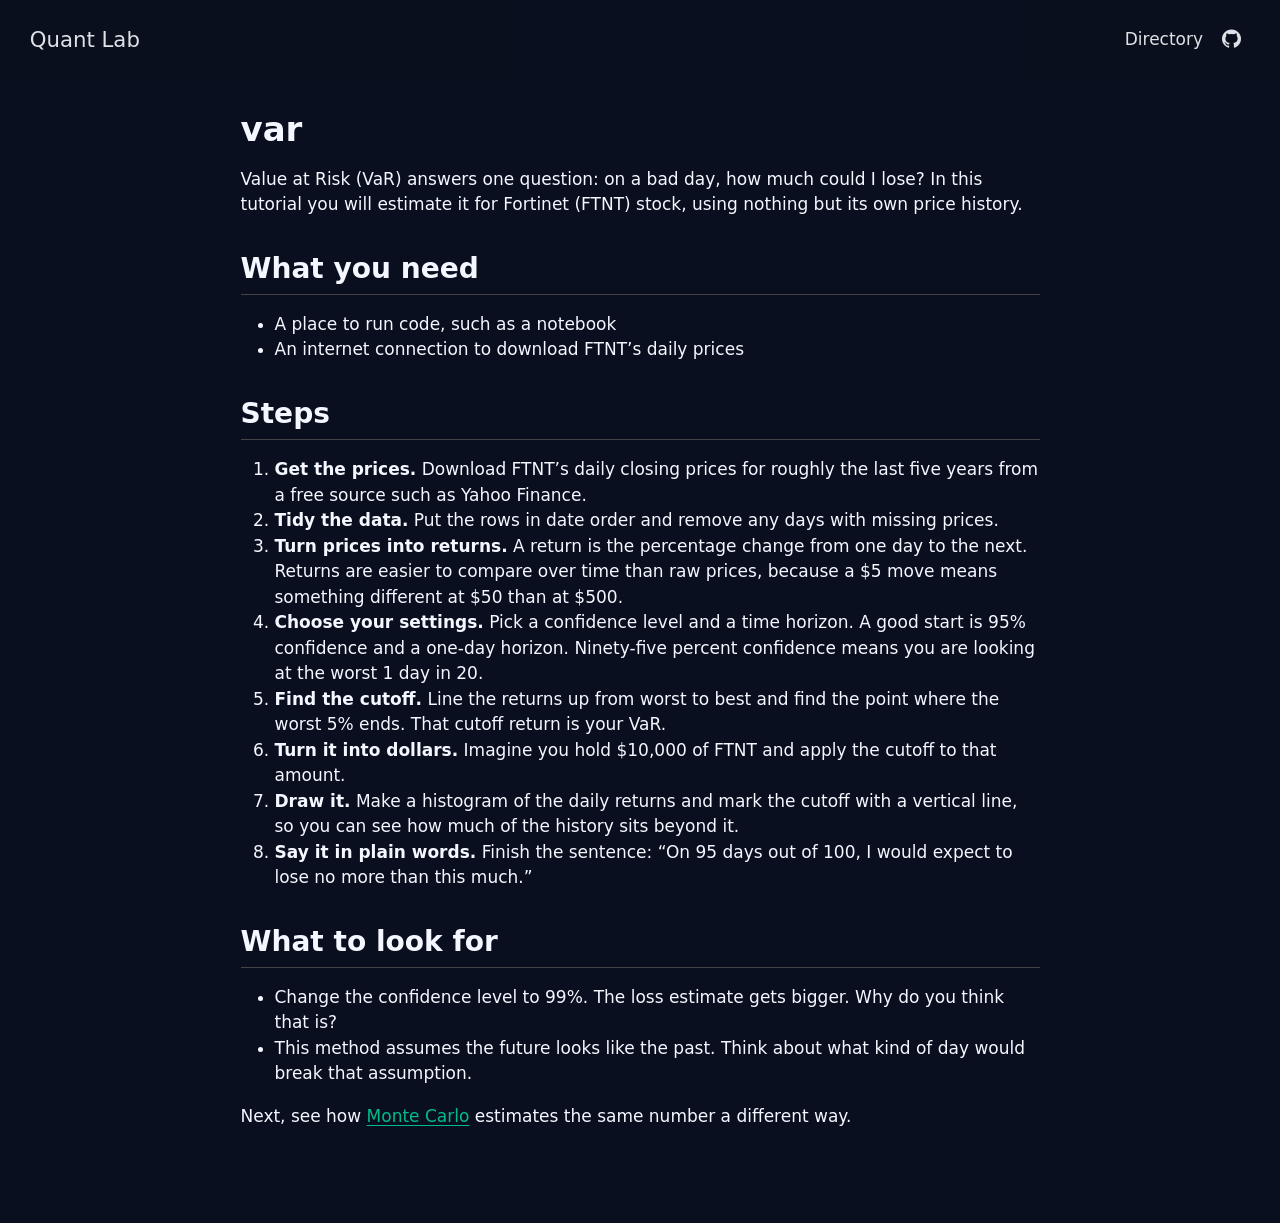
<file: projects/var.html>
<!DOCTYPE html>
<html xmlns="http://www.w3.org/1999/xhtml" lang="en" xml:lang="en"><head>

<meta charset="utf-8">
<meta name="generator" content="quarto-1.11.9">

<meta name="viewport" content="width=device-width, initial-scale=1.0, user-scalable=yes">


<title>var – Quant Lab</title>
<style>
/* Default styles provided by pandoc.
** See https://pandoc.org/MANUAL.html#variables-for-html for config info.
*/
span.smallcaps{font-variant: small-caps;}
div.columns{display: flex; gap: 1.5em;}
div.column{flex: auto;}
@media screen {
div.columns{gap: min(4vw, 1.5em);}
div.column{overflow-x: auto;}
}
div.hanging-indent{margin-left: 1.5em; text-indent: -1.5em;}
ul.task-list{list-style: none;}
ul.task-list li input[type="checkbox"] {
  width: 0.8em;
  margin: 0 0.8em 0.2em -1em; /* quarto-specific, see https://github.com/quarto-dev/quarto-cli/issues/4556 */ 
  vertical-align: middle;
}
</style>


<script src="../site_libs/quarto-nav/quarto-nav.js"></script>
<script src="../site_libs/quarto-nav/headroom.min.js"></script>
<script src="../site_libs/clipboard/clipboard.min.js"></script>
<script src="../site_libs/quarto-search/autocomplete.umd.js"></script>
<script src="../site_libs/quarto-search/fuse.min.js"></script>
<script src="../site_libs/quarto-search/quarto-search.js"></script>
<meta name="quarto:offset" content="../">
<script src="../site_libs/quarto-html/quarto.js" type="module"></script>
<script src="../site_libs/quarto-html/tabsets/tabsets.js" type="module"></script>
<script src="../site_libs/quarto-html/scrollable-regions/scrollable-regions.js" type="module"></script>
<script src="../site_libs/quarto-html/popper.min.js"></script>
<script src="../site_libs/quarto-html/tippy.umd.min.js"></script>
<script src="../site_libs/quarto-html/anchor.min.js"></script>
<link href="../site_libs/quarto-html/tippy.css" rel="stylesheet">
<link href="../site_libs/quarto-html/quarto-syntax-highlighting-dark-447e42e69aaa9833c0ba1b986f430b20.css" rel="stylesheet" id="quarto-text-highlighting-styles">
<script src="../site_libs/bootstrap/bootstrap.min.js"></script>
<link href="../site_libs/bootstrap/bootstrap-icons.css" rel="stylesheet">
<link href="../site_libs/bootstrap/bootstrap-0d0ea7cfce25db487583ad85cf6e38fb.min.css" rel="stylesheet" append-hash="true" id="quarto-bootstrap" data-mode="dark">
<script id="quarto-search-options" type="application/json">{
  "location": "navbar",
  "copy-button": false,
  "collapse-after": 3,
  "panel-placement": "end",
  "type": "overlay",
  "limit": 50,
  "keyboard-shortcut": [
    "f",
    "/",
    "s"
  ],
  "show-item-context": false,
  "language": {
    "search-no-results-text": "No results",
    "search-matching-documents-text": "matching documents",
    "search-copy-link-title": "Copy link to search",
    "search-hide-matches-text": "Hide additional matches",
    "search-more-match-text": "more match in this document",
    "search-more-matches-text": "more matches in this document",
    "search-clear-button-title": "Clear",
    "search-text-placeholder": "",
    "search-detached-cancel-button-title": "Cancel",
    "search-submit-button-title": "Submit",
    "search-label": "Search"
  }
}</script>


<link rel="stylesheet" href="../styles.css">
</head>

<body class="nav-fixed fullcontent quarto-light"><a id="quarto-skip-link" class="visually-hidden-focusable" href="#quarto-document-content">Skip to main content</a>

<div id="quarto-search-results"></div>
  <header id="quarto-header" class="headroom fixed-top">
    <nav class="navbar navbar-expand-lg " data-bs-theme="dark" aria-label="Site">
      <div class="navbar-container container-fluid">
      <div class="navbar-brand-container mx-auto">
    <a class="navbar-brand" href="../index.html">
    <span class="navbar-title">Quant Lab</span>
    </a>
  </div>
          <button class="navbar-toggler" type="button" data-bs-toggle="collapse" data-bs-target="#navbarCollapse" aria-controls="navbarCollapse" aria-expanded="false" aria-label="Toggle navigation" onclick="if (window.quartoToggleHeadroom) { window.quartoToggleHeadroom(); }">
  <span class="navbar-toggler-icon"></span>
</button>
          <div class="collapse navbar-collapse" id="navbarCollapse">
            <ul class="navbar-nav navbar-nav-scroll ms-auto">
  <li class="nav-item">
    <a class="nav-link" href="../directory.html"> 
<span class="menu-text">Directory</span></a>
  </li>  
  <li class="nav-item compact">
    <a class="nav-link" href="https://github.com/ojreece/quant-lab"> <i class="bi bi-github" role="img" aria-label="GitHub">
</i> 
<span class="menu-text"></span></a>
  </li>  
</ul>
          </div> <!-- /navcollapse -->
            <div class="quarto-navbar-tools">
</div>
      </div> <!-- /container-fluid -->
    </nav>
</header>
<!-- content -->
<div id="quarto-content" class="quarto-container page-columns page-rows-contents page-layout-article page-navbar">
<!-- sidebar -->
<!-- margin-sidebar -->
    
<!-- main -->
<main class="content" id="quarto-document-content" tabindex="-1">

<header id="title-block-header" class="quarto-title-block default">
<div class="quarto-title">
<h1 class="title">var</h1>
</div>



<div class="quarto-title-meta">

    
  
    
  </div>
  


</header>


<p>Value at Risk (VaR) answers one question: on a bad day, how much could I lose? In this tutorial you will estimate it for Fortinet (FTNT) stock, using nothing but its own price history.</p>
<section id="what-you-need" class="level2">
<h2 class="anchored" data-anchor-id="what-you-need">What you need</h2>
<ul>
<li>A place to run code, such as a notebook</li>
<li>An internet connection to download FTNT’s daily prices</li>
</ul>
</section>
<section id="steps" class="level2">
<h2 class="anchored" data-anchor-id="steps">Steps</h2>
<ol type="1">
<li><strong>Get the prices.</strong> Download FTNT’s daily closing prices for roughly the last five years from a free source such as Yahoo Finance.</li>
<li><strong>Tidy the data.</strong> Put the rows in date order and remove any days with missing prices.</li>
<li><strong>Turn prices into returns.</strong> A return is the percentage change from one day to the next. Returns are easier to compare over time than raw prices, because a $5 move means something different at $50 than at $500.</li>
<li><strong>Choose your settings.</strong> Pick a confidence level and a time horizon. A good start is 95% confidence and a one-day horizon. Ninety-five percent confidence means you are looking at the worst 1 day in 20.</li>
<li><strong>Find the cutoff.</strong> Line the returns up from worst to best and find the point where the worst 5% ends. That cutoff return is your VaR.</li>
<li><strong>Turn it into dollars.</strong> Imagine you hold $10,000 of FTNT and apply the cutoff to that amount.</li>
<li><strong>Draw it.</strong> Make a histogram of the daily returns and mark the cutoff with a vertical line, so you can see how much of the history sits beyond it.</li>
<li><strong>Say it in plain words.</strong> Finish the sentence: “On 95 days out of 100, I would expect to lose no more than this much.”</li>
</ol>
</section>
<section id="what-to-look-for" class="level2">
<h2 class="anchored" data-anchor-id="what-to-look-for">What to look for</h2>
<ul>
<li>Change the confidence level to 99%. The loss estimate gets bigger. Why do you think that is?</li>
<li>This method assumes the future looks like the past. Think about what kind of day would break that assumption.</li>
</ul>
<p>Next, see how <a href="../projects/monte_carlo.html">Monte Carlo</a> estimates the same number a different way.</p>


</section>

</main> <!-- /main -->
<script id="quarto-html-after-body" type="application/javascript">
  window.document.addEventListener("DOMContentLoaded", function (event) {
    const icon = "";
    const anchorJS = new window.AnchorJS();
    anchorJS.options = {
      placement: 'right',
      icon: icon
    };
    anchorJS.add('.anchored');
    const isCodeAnnotation = (el) => {
      for (const clz of el.classList) {
        if (clz.startsWith('code-annotation-')) {                     
          return true;
        }
      }
      return false;
    }
    const onCopySuccess = function(e) {
      // button target
      const button = e.trigger;
      // don't keep focus
      button.blur();
      // flash "checked"
      button.classList.add('code-copy-button-checked');
      var currentTitle = button.getAttribute("title");
      button.setAttribute("title", "Copied!");
      let tooltip;
      if (window.bootstrap) {
        button.setAttribute("data-bs-toggle", "tooltip");
        button.setAttribute("data-bs-placement", "left");
        button.setAttribute("data-bs-title", "Copied!");
        tooltip = new bootstrap.Tooltip(button, 
          { trigger: "manual", 
            customClass: "code-copy-button-tooltip",
            offset: [0, -8]});
        tooltip.show();    
      }
      setTimeout(function() {
        if (tooltip) {
          tooltip.hide();
          button.removeAttribute("data-bs-title");
          button.removeAttribute("data-bs-toggle");
          button.removeAttribute("data-bs-placement");
        }
        button.setAttribute("title", currentTitle);
        button.classList.remove('code-copy-button-checked');
      }, 1000);
      // clear code selection
      e.clearSelection();
    }
    const getTextToCopy = function(trigger) {
      const outerScaffold = trigger.parentElement.cloneNode(true);
      const codeEl = outerScaffold.querySelector('code');
      for (const childEl of codeEl.children) {
        if (isCodeAnnotation(childEl)) {
          childEl.remove();
        }
      }
      return codeEl.innerText;
    }
    const clipboard = new window.ClipboardJS('.code-copy-button:not([data-in-quarto-modal])', {
      text: getTextToCopy
    });
    clipboard.on('success', onCopySuccess);
    if (window.document.getElementById('quarto-embedded-source-code-modal')) {
      const clipboardModal = new window.ClipboardJS('.code-copy-button[data-in-quarto-modal]', {
        text: getTextToCopy,
        container: window.document.getElementById('quarto-embedded-source-code-modal')
      });
      clipboardModal.on('success', onCopySuccess);
    }
      var localhostRegex = new RegExp(/^(?:http|https):\/\/localhost\:?[0-9]*\//);
      var mailtoRegex = new RegExp(/^mailto:/);
        var filterRegex = new RegExp("https:\/\/ojreece\.github\.io\/quant-lab\/");
      var isInternal = (href) => {
          return filterRegex.test(href) || localhostRegex.test(href) || mailtoRegex.test(href);
      }
      // Inspect non-navigation links and adorn them if external
      window.quartoDecorateExternalLinks = function (root) {
     var links = (root || window.document).querySelectorAll('a[href]:not(.nav-link):not(.navbar-brand):not(.toc-action):not(.sidebar-link):not(.sidebar-item-toggle):not(.pagination-link):not(.no-external):not([aria-hidden]):not(.dropdown-item):not(.quarto-navigation-tool):not(.about-link)');
      for (var i=0; i<links.length; i++) {
        const link = links[i];
        if (!isInternal(link.href)) {
          // undo the damage that might have been done by quarto-nav.js in the case of
          // links that we want to consider external
          if (link.dataset.originalHref !== undefined) {
            link.href = link.dataset.originalHref;
          }
          if (!link.classList.contains('no-external-icon')) {
          }
        }
      }
      };
      window.quartoDecorateExternalLinks(window.document);
    // Esc closes the popup (WCAG 1.4.13) and focus leaving both trigger and
    // popup closes it (WCAG 2.4.11); tippy handles neither for interactive popups.
    const hideOnEscAndFocusOut = {
      name: 'hideOnEscAndFocusOut',
      defaultValue: true,
      fn(instance) {
        const dismiss = () => {
          // A show scheduled by the trigger delay would otherwise reopen it
          instance.clearDelayTimeouts();
          instance.hide();
        };
        const onKeyDown = (event) => {
          if (event.key !== 'Escape') {
            return;
          }
          // Keep Esc from also reaching page handlers (e.g. reveal.js overview),
          // except an open reveal.js slide menu, which Esc should close too.
          // The menu handles keys only when its keyboard option is on.
          const menuHandlesEsc = window.Reveal?.getPlugin?.('menu')?.isOpen() &&
            window.Reveal.getConfig().menu?.keyboard !== false;
          if (!menuHandlesEsc) {
            event.stopPropagation();
          }
          if (instance.popper.contains(window.document.activeElement)) {
            // Disabled while refocusing so the focus trigger does not reopen it
            instance.disable();
            instance.reference.focus();
            instance.enable();
          }
          dismiss();
        };
        const onFocusOut = (event) => {
          const target = event.relatedTarget;
          if (target && !instance.reference.contains(target) &&
              !instance.popper.contains(target)) {
            dismiss();
          }
        };
        // On the trigger too: a click trigger (code-annotations: select) has no
        // blur handling. Attached for the instance's lifetime so leaving the
        // trigger also cancels a show still pending on the trigger delay.
        instance.reference.addEventListener('focusout', onFocusOut);
        return {
          onShow() {
            window.document.addEventListener('keydown', onKeyDown, true);
            instance.popper.addEventListener('focusout', onFocusOut);
          },
          onHide() {
            window.document.removeEventListener('keydown', onKeyDown, true);
            instance.popper.removeEventListener('focusout', onFocusOut);
          },
          onDestroy() {
            instance.reference.removeEventListener('focusout', onFocusOut);
          },
        };
      },
    };
    function tippyHover(el, contentFn, onTriggerFn, onUntriggerFn) {
      const config = {
        allowHTML: true,
        maxWidth: 500,
        delay: 100,
        arrow: false,
        appendTo: function(el) {
            return el.parentElement;
        },
        interactive: true,
        interactiveBorder: 10,
        theme: 'quarto',
        placement: 'bottom-start',
        plugins: [hideOnEscAndFocusOut],
      };
      if (contentFn) {
        config.content = contentFn;
      }
      if (onTriggerFn) {
        config.onTrigger = onTriggerFn;
      }
      if (onUntriggerFn) {
        config.onUntrigger = onUntriggerFn;
      }
      window.tippy(el, config); 
    }
    const noterefs = window.document.querySelectorAll('a[role="doc-noteref"]');
    for (var i=0; i<noterefs.length; i++) {
      const ref = noterefs[i];
      tippyHover(ref, function() {
        // use id or data attribute instead here
        let href = ref.getAttribute('data-footnote-href') || ref.getAttribute('href');
        try { href = new URL(href).hash; } catch {}
        const id = href.replace(/^#\/?/, "");
        const note = window.document.getElementById(id);
        if (note) {
          return note.innerHTML;
        } else {
          return "";
        }
      });
    }
    const xrefs = window.document.querySelectorAll('a.quarto-xref');
    const processXRef = (id, note) => {
      // Strip column container classes
      const stripColumnClz = (el) => {
        el.classList.remove("page-full", "page-columns");
        if (el.children) {
          for (const child of el.children) {
            stripColumnClz(child);
          }
        }
      }
      stripColumnClz(note)
      if (id === null || id.startsWith('sec-')) {
        // Special case sections, only their first couple elements
        const container = document.createElement("div");
        if (note.children && note.children.length > 2) {
          container.appendChild(note.children[0].cloneNode(true));
          for (let i = 1; i < note.children.length; i++) {
            const child = note.children[i];
            if (child.tagName === "P" && child.innerText === "") {
              continue;
            } else {
              container.appendChild(child.cloneNode(true));
              break;
            }
          }
          if (window.Quarto?.typesetMath) {
            window.Quarto.typesetMath(container);
          }
          return container.innerHTML
        } else {
          if (window.Quarto?.typesetMath) {
            window.Quarto.typesetMath(note);
          }
          return note.innerHTML;
        }
      } else {
        // Remove any anchor links if they are present
        const anchorLink = note.querySelector('a.anchorjs-link');
        if (anchorLink) {
          anchorLink.remove();
        }
        if (window.Quarto?.typesetMath) {
          window.Quarto.typesetMath(note);
        }
        if (note.classList.contains("callout")) {
          return note.outerHTML;
        } else {
          return note.innerHTML;
        }
      }
    }
    for (var i=0; i<xrefs.length; i++) {
      const xref = xrefs[i];
      tippyHover(xref, undefined, function(instance) {
        instance.disable();
        let url = xref.getAttribute('href');
        let hash = undefined; 
        if (url.startsWith('#')) {
          hash = url;
        } else {
          try { hash = new URL(url).hash; } catch {}
        }
        if (hash) {
          const id = hash.replace(/^#\/?/, "");
          const note = window.document.getElementById(id);
          if (note !== null) {
            try {
              const html = processXRef(id, note.cloneNode(true));
              instance.setContent(html);
            } finally {
              instance.enable();
              instance.show();
            }
          } else {
            // See if we can fetch this
            fetch(url.split('#')[0])
            .then(res => res.text())
            .then(html => {
              const parser = new DOMParser();
              const htmlDoc = parser.parseFromString(html, "text/html");
              const note = htmlDoc.getElementById(id);
              if (note !== null) {
                const html = processXRef(id, note);
                instance.setContent(html);
              } 
            }).finally(() => {
              instance.enable();
              instance.show();
            });
          }
        } else {
          // See if we can fetch a full url (with no hash to target)
          // This is a special case and we should probably do some content thinning / targeting
          fetch(url)
          .then(res => res.text())
          .then(html => {
            const parser = new DOMParser();
            const htmlDoc = parser.parseFromString(html, "text/html");
            const note = htmlDoc.querySelector('main.content');
            if (note !== null) {
              // This should only happen for chapter cross references
              // (since there is no id in the URL)
              // remove the first header
              if (note.children.length > 0 && note.children[0].tagName === "HEADER") {
                note.children[0].remove();
              }
              const html = processXRef(null, note);
              instance.setContent(html);
            } 
          }).finally(() => {
            instance.enable();
            instance.show();
          });
        }
      }, function(instance) {
      });
    }
        let selectedAnnoteEl;
        const selectorForAnnotation = ( cell, annotation) => {
          let cellAttr = 'data-code-cell="' + cell + '"';
          let lineAttr = 'data-code-annotation="' +  annotation + '"';
          const selector = 'span[' + cellAttr + '][' + lineAttr + ']';
          return selector;
        }
        const selectCodeLines = (annoteEl) => {
          const doc = window.document;
          const targetCell = annoteEl.getAttribute("data-target-cell");
          const targetAnnotation = annoteEl.getAttribute("data-target-annotation");
          const annoteSpan = window.document.querySelector(selectorForAnnotation(targetCell, targetAnnotation));
          const lines = annoteSpan.getAttribute("data-code-lines").split(",");
          const lineIds = lines.map((line) => {
            return targetCell + "-" + line;
          })
          // Each band is positioned against its own containing block, which is
          // not the offsetParent of the lines, so place it from client rects.
          const placeBand = (band, firstEl, lastEl, codeBlock) => {
            const container = band.offsetParent;
            if (container === null) {
              return;
            }
            const containerRect = container.getBoundingClientRect();
            // Reveal.js scales slides with a transform, so convert client
            // pixels back to the CSS pixels of the container.
            const scale = containerRect.height / container.offsetHeight || 1;
            const firstRect = firstEl.getBoundingClientRect();
            const lastRect = lastEl.getBoundingClientRect();
            const top = (firstRect.top - containerRect.top) / scale - container.clientTop + container.scrollTop;
            const height = (lastRect.bottom - firstRect.top) / scale;
            band.style.top = top - 2 + "px";
            band.style.height = height + 4 + "px";
            if (codeBlock) {
              // Without the copy button wrapper, the containing block is wider
              // than the code block, so span the code block explicitly.
              const blockRect = codeBlock.getBoundingClientRect();
              band.style.left = (blockRect.left - containerRect.left) / scale - container.clientLeft + container.scrollLeft + "px";
              band.style.width = blockRect.width / scale + "px";
            }
          };
          if (lineIds.length > 0) {
            const el = window.document.getElementById(lineIds[0]);
            const lastEl = window.document.getElementById(lineIds[lineIds.length - 1]);
            const parent = el.parentElement.parentElement;
            // cook up a div (if necessary) and position it
            let div = window.document.getElementById("code-annotation-line-highlight");
            if (div === null) {
              div = window.document.createElement("div");
              div.setAttribute("id", "code-annotation-line-highlight");
              div.style.position = 'absolute';
              parent.appendChild(div);
            }
            placeBand(div, el, lastEl, parent.closest("div.sourceCode") || parent);
            let gutterDiv = window.document.getElementById("code-annotation-line-highlight-gutter");
            if (gutterDiv === null) {
              gutterDiv = window.document.createElement("div");
              gutterDiv.setAttribute("id", "code-annotation-line-highlight-gutter");
              gutterDiv.style.position = 'absolute';
              const codeCell = window.document.getElementById(targetCell);
              const gutter = codeCell.querySelector('.code-annotation-gutter');
              gutter.appendChild(gutterDiv);
            }
            placeBand(gutterDiv, el, lastEl);
            selectedAnnoteEl = annoteEl;
          }
        };
        const unselectCodeLines = () => {
          const elementsIds = ["code-annotation-line-highlight", "code-annotation-line-highlight-gutter"];
          elementsIds.forEach((elId) => {
            const div = window.document.getElementById(elId);
            if (div) {
              div.remove();
            }
          });
          selectedAnnoteEl = undefined;
        };
          // Handle positioning of the toggle
      window.addEventListener(
        "resize",
        throttle(() => {
          elRect = undefined;
          if (selectedAnnoteEl) {
            selectCodeLines(selectedAnnoteEl);
          }
        }, 10)
      );
      function throttle(fn, ms) {
      let throttle = false;
      let timer;
        return (...args) => {
          if(!throttle) { // first call gets through
              fn.apply(this, args);
              throttle = true;
          } else { // all the others get throttled
              if(timer) clearTimeout(timer); // cancel #2
              timer = setTimeout(() => {
                fn.apply(this, args);
                timer = throttle = false;
              }, ms);
          }
        };
      }
        // Attach click handler to the DT
        const annoteDls = window.document.querySelectorAll('dt[data-target-cell]');
        for (const annoteDlNode of annoteDls) {
          annoteDlNode.addEventListener('click', (event) => {
            const clickedEl = event.target;
            if (clickedEl !== selectedAnnoteEl) {
              unselectCodeLines();
              const activeEl = window.document.querySelector('dt[data-target-cell].code-annotation-active');
              if (activeEl) {
                activeEl.classList.remove('code-annotation-active');
              }
              selectCodeLines(clickedEl);
              clickedEl.classList.add('code-annotation-active');
            } else {
              // Unselect the line
              unselectCodeLines();
              clickedEl.classList.remove('code-annotation-active');
            }
          });
        }
    const findCites = (el) => {
      const parentEl = el.parentElement;
      if (parentEl) {
        const cites = parentEl.dataset.cites;
        if (cites) {
          return {
            el,
            cites: cites.split(' ')
          };
        } else {
          return findCites(el.parentElement)
        }
      } else {
        return undefined;
      }
    };
    var bibliorefs = window.document.querySelectorAll('a[role="doc-biblioref"]');
    for (var i=0; i<bibliorefs.length; i++) {
      const ref = bibliorefs[i];
      const citeInfo = findCites(ref);
      if (citeInfo) {
        tippyHover(citeInfo.el, function() {
          var popup = window.document.createElement('div');
          citeInfo.cites.forEach(function(cite) {
            var citeDiv = window.document.createElement('div');
            citeDiv.classList.add('hanging-indent');
            citeDiv.classList.add('csl-entry');
            var biblioDiv = window.document.getElementById('ref-' + cite);
            if (biblioDiv) {
              citeDiv.innerHTML = biblioDiv.innerHTML;
            }
            popup.appendChild(citeDiv);
          });
          return popup.innerHTML;
        });
      }
    }
  });
  </script>
  <script type="application/javascript">
  window.quartoScrollableRegionsLabels = {"code":"Scrollable code","output":"Scrollable output"};
  </script>
</div> <!-- /content -->




</body></html>
</file>
<file: site_libs/quarto-html/tippy.css>
.tippy-box[data-animation=fade][data-state=hidden]{opacity:0}[data-tippy-root]{max-width:calc(100vw - 10px)}.tippy-box{position:relative;background-color:#333;color:#fff;border-radius:4px;font-size:14px;line-height:1.4;white-space:normal;outline:0;transition-property:transform,visibility,opacity}.tippy-box[data-placement^=top]>.tippy-arrow{bottom:0}.tippy-box[data-placement^=top]>.tippy-arrow:before{bottom:-7px;left:0;border-width:8px 8px 0;border-top-color:initial;transform-origin:center top}.tippy-box[data-placement^=bottom]>.tippy-arrow{top:0}.tippy-box[data-placement^=bottom]>.tippy-arrow:before{top:-7px;left:0;border-width:0 8px 8px;border-bottom-color:initial;transform-origin:center bottom}.tippy-box[data-placement^=left]>.tippy-arrow{right:0}.tippy-box[data-placement^=left]>.tippy-arrow:before{border-width:8px 0 8px 8px;border-left-color:initial;right:-7px;transform-origin:center left}.tippy-box[data-placement^=right]>.tippy-arrow{left:0}.tippy-box[data-placement^=right]>.tippy-arrow:before{left:-7px;border-width:8px 8px 8px 0;border-right-color:initial;transform-origin:center right}.tippy-box[data-inertia][data-state=visible]{transition-timing-function:cubic-bezier(.54,1.5,.38,1.11)}.tippy-arrow{width:16px;height:16px;color:#333}.tippy-arrow:before{content:"";position:absolute;border-color:transparent;border-style:solid}.tippy-content{position:relative;padding:5px 9px;z-index:1}
</file>
<file: site_libs/quarto-html/quarto-syntax-highlighting-dark-447e42e69aaa9833c0ba1b986f430b20.css>
/* quarto syntax highlight colors */
:root {
  --quarto-hl-al-color: #f07178;
  --quarto-hl-an-color: #d4d0ab;
  --quarto-hl-at-color: #00e0e0;
  --quarto-hl-bn-color: #d4d0ab;
  --quarto-hl-bu-color: #abe338;
  --quarto-hl-ch-color: #abe338;
  --quarto-hl-co-color: #f8f8f2;
  --quarto-hl-cv-color: #ffd700;
  --quarto-hl-cn-color: #ffd700;
  --quarto-hl-cf-color: #ffa07a;
  --quarto-hl-dt-color: #ffa07a;
  --quarto-hl-dv-color: #d4d0ab;
  --quarto-hl-do-color: #f8f8f2;
  --quarto-hl-er-color: #f07178;
  --quarto-hl-ex-color: #00e0e0;
  --quarto-hl-fl-color: #d4d0ab;
  --quarto-hl-fu-color: #ffa07a;
  --quarto-hl-im-color: #abe338;
  --quarto-hl-in-color: #d4d0ab;
  --quarto-hl-kw-color: #ffa07a;
  --quarto-hl-op-color: #ffa07a;
  --quarto-hl-ot-color: #00e0e0;
  --quarto-hl-pp-color: #dcc6e0;
  --quarto-hl-re-color: #00e0e0;
  --quarto-hl-sc-color: #abe338;
  --quarto-hl-ss-color: #abe338;
  --quarto-hl-st-color: #abe338;
  --quarto-hl-va-color: #00e0e0;
  --quarto-hl-vs-color: #abe338;
  --quarto-hl-wa-color: #dcc6e0;
}

/* other quarto variables */
:root {
  --quarto-font-monospace: SFMono-Regular, Menlo, Monaco, Consolas, "Liberation Mono", "Courier New", monospace;
}

/* syntax highlight based on Pandoc's rules */
pre > code.sourceCode > span {
  color: #f8f8f2;
}

code.sourceCode > span {
  color: #f8f8f2;
}

div.sourceCode,
div.sourceCode pre.sourceCode {
  color: #f8f8f2;
}

/* Normal */
code span {
  color: #f8f8f2;
}

/* Alert */
code span.al {
  color: #f07178;
}

/* Annotation */
code span.an {
  color: #d4d0ab;
}

/* Attribute */
code span.at {
  color: #00e0e0;
}

/* BaseN */
code span.bn {
  color: #d4d0ab;
}

/* BuiltIn */
code span.bu {
  color: #abe338;
}

/* ControlFlow */
code span.cf {
  font-weight: bold;
  color: #ffa07a;
}

/* Char */
code span.ch {
  color: #abe338;
}

/* Constant */
code span.cn {
  color: #ffd700;
}

/* Comment */
code span.co {
  font-style: italic;
  color: #f8f8f2;
}

/* CommentVar */
code span.cv {
  color: #ffd700;
}

/* Documentation */
code span.do {
  color: #f8f8f2;
}

/* DataType */
code span.dt {
  color: #ffa07a;
}

/* DecVal */
code span.dv {
  color: #d4d0ab;
}

/* Error */
code span.er {
  color: #f07178;
  text-decoration: underline;
}

/* Extension */
code span.ex {
  font-weight: bold;
  color: #00e0e0;
}

/* Float */
code span.fl {
  color: #d4d0ab;
}

/* Function */
code span.fu {
  color: #ffa07a;
}

/* Import */
code span.im {
  color: #abe338;
}

/* Information */
code span.in {
  color: #d4d0ab;
}

/* Keyword */
code span.kw {
  font-weight: bold;
  color: #ffa07a;
}

/* Operator */
code span.op {
  color: #ffa07a;
}

/* Other */
code span.ot {
  color: #00e0e0;
}

/* Preprocessor */
code span.pp {
  color: #dcc6e0;
}

/* RegionMarker */
code span.re {
  background-color: #f8f8f2;
  color: #00e0e0;
}

/* SpecialChar */
code span.sc {
  color: #abe338;
}

/* SpecialString */
code span.ss {
  color: #abe338;
}

/* String */
code span.st {
  color: #abe338;
}

/* Variable */
code span.va {
  color: #00e0e0;
}

/* VerbatimString */
code span.vs {
  color: #abe338;
}

/* Warning */
code span.wa {
  color: #dcc6e0;
}

.prevent-inlining {
  content: "</";
}

/*# sourceMappingURL=be8e1111c2b710f7c3a4926ffa2967aa.css.map */
</file>
<file: styles.css>
:root {
  --ql-bg: #0a0f1f;
  --ql-text: #f4f7ff;
  --ql-muted: #aab6d3;
}
body {
  background: var(--ql-bg);
  color: var(--ql-text);
  font-family: "Space Grotesk", system-ui, sans-serif;
}
.ql-hero {
  position: relative; overflow: hidden;
  min-height: 100vh;
  display: flex; flex-direction: column;
  align-items: center; justify-content: center;
}
}
.ql-title-wrap { position: relative; z-index: 2; text-align: center; padding: 0 24px; } /*this forces title in front of waves*/
.ql-title {
  margin: 0; font-size: clamp(56px, 11vw, 152px);
  line-height: 1; font-weight: 600; letter-spacing: -0.045em;
}
.ql-title span { font-weight: 400; }
.ql-sub { margin: 28px auto 0; max-width: 560px; font-size: 20px; color: var(--ql-muted); text-align: center; }

/* 
Add PNG files of GARCH drift waves (pre-built with python and saved as PNG files for speed)
*/

.ql-wave {
  position: absolute; inset: 0; pointer-events: none;
  background-repeat: repeat-x;
  background-size: 600px 760px;
  background-position: 0 50%;
}
.ql-wave.back{background-image: url("assets/garch-back.png"); animation: ql-driftL 30s linear infinite;}
.ql-wave.mid{background-image: url("assets/garch-mid.png"); animation: ql-driftR 20s linear infinite;}
.ql-wave.front{background-image: url("assets/garch-front.png"); animation: ql-driftL 12s linear infinite;}

@keyframes ql-driftL { to { background-position-x: -600px; } }
@keyframes ql-driftR { from { background-position-x: -600px; } to { background-position-x: 0; } }

/*fix title positioning*/ 
body.nav-fixed:has(.ql-hero) { padding-top: 0 !important; }
body.nav-fixed:has(.ql-hero) #quarto-content > .ql-hero { padding-top: 0; }
body.nav-fixed:has(.ql-hero) #quarto-content,
body.nav-fixed:has(.ql-hero) main.content { margin: 0; padding: 0; max-width: none; }
</file>
